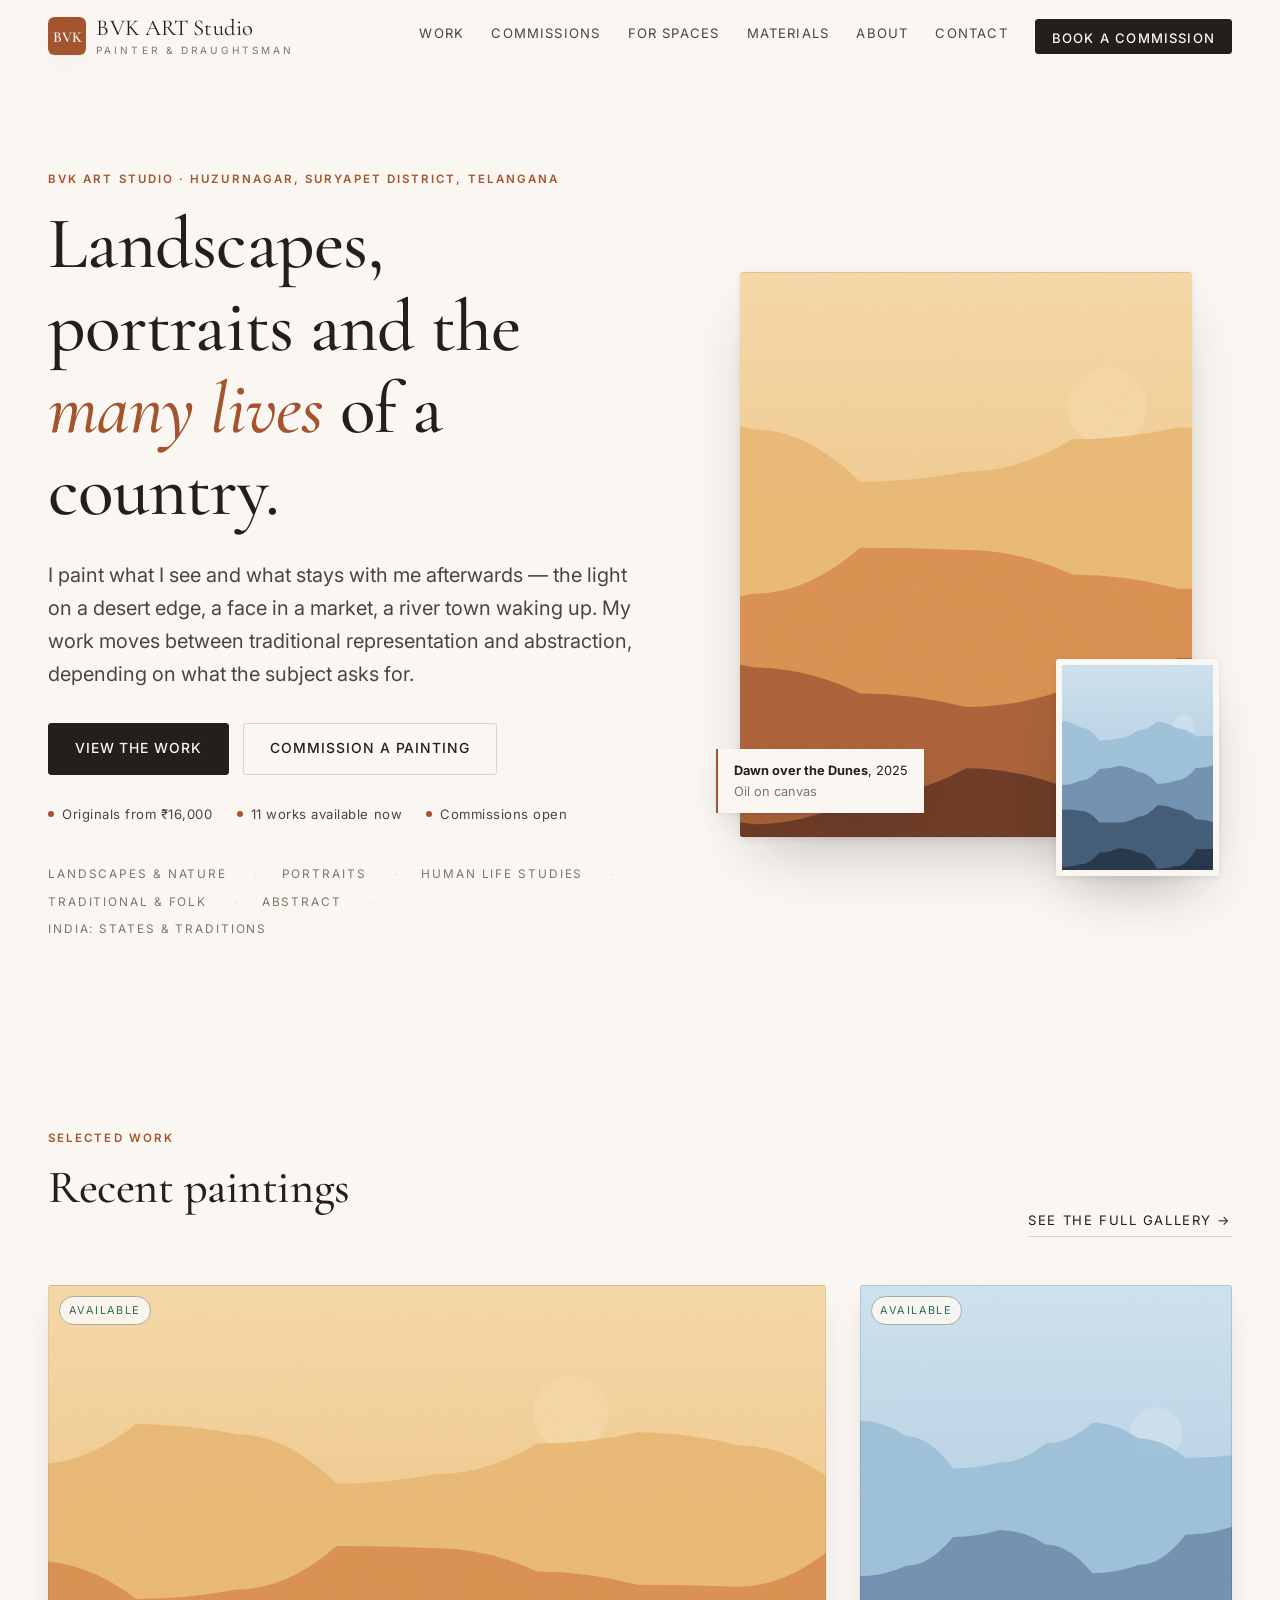
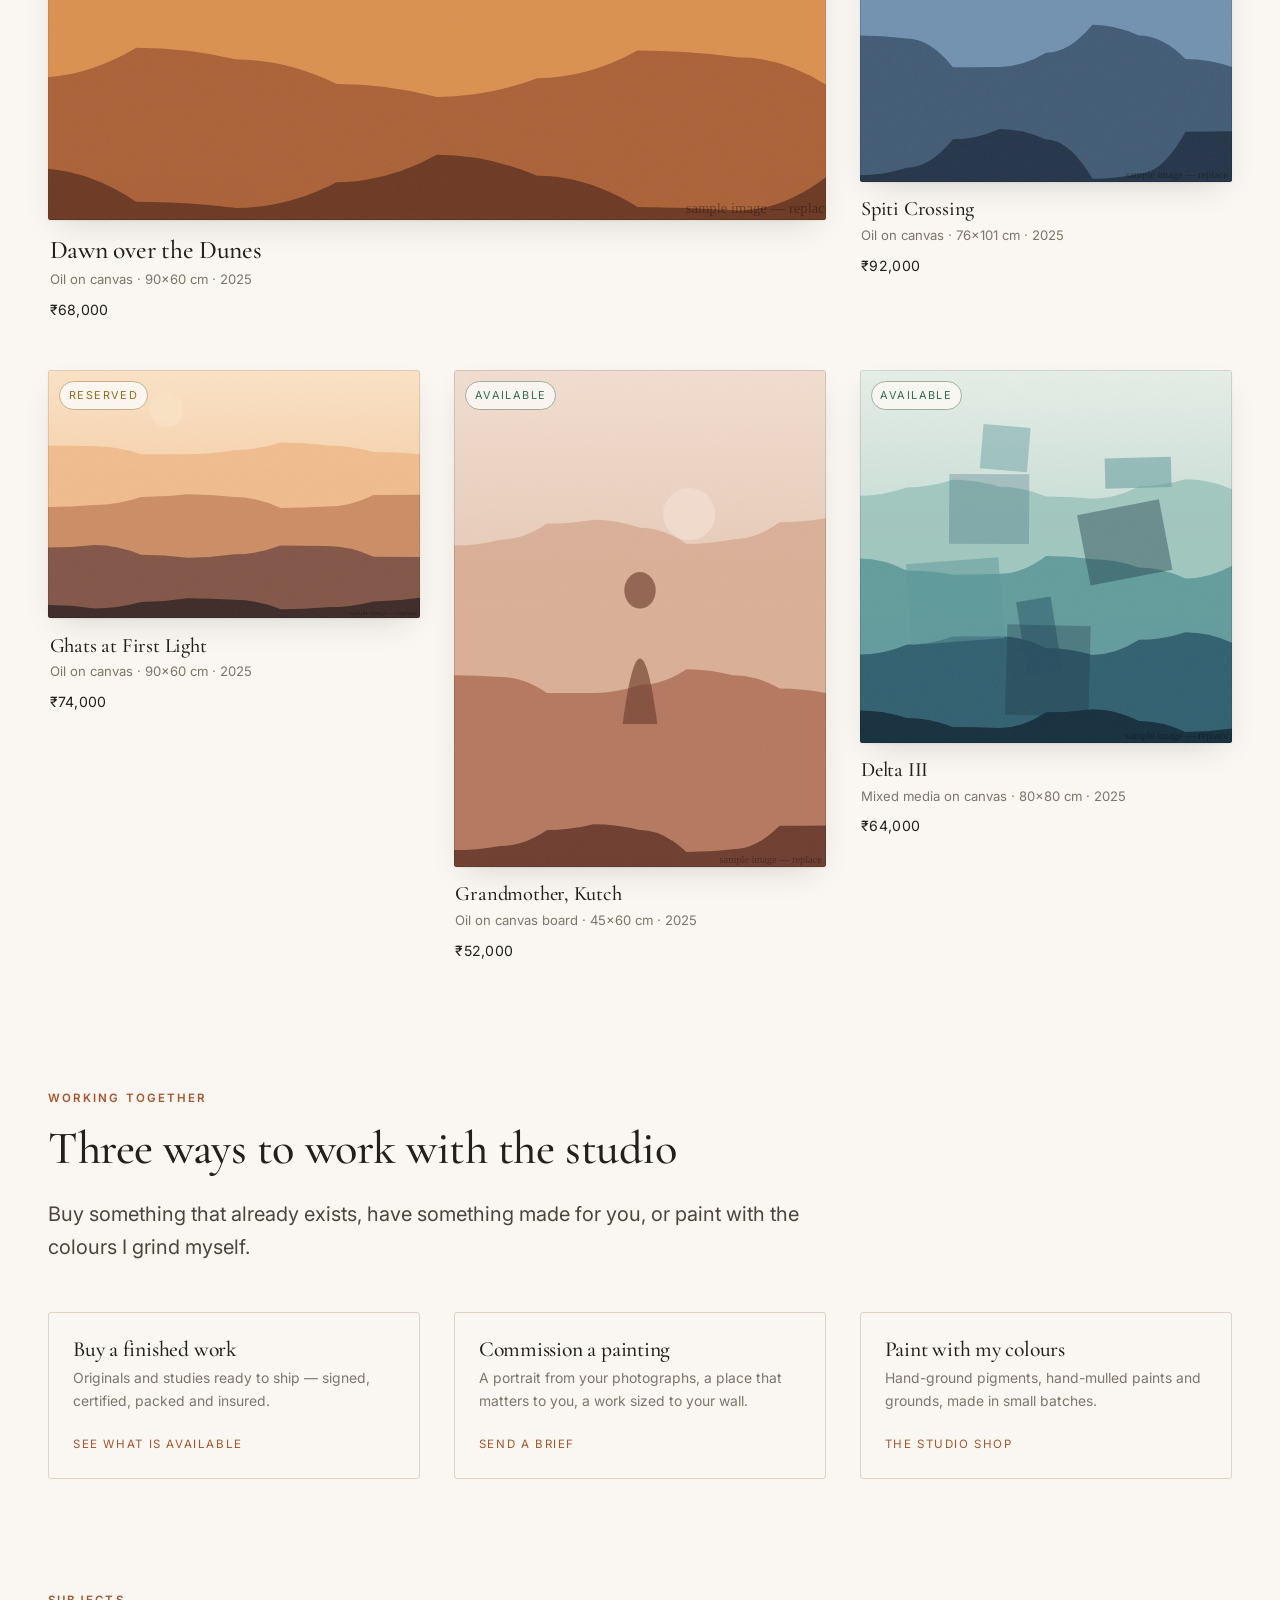
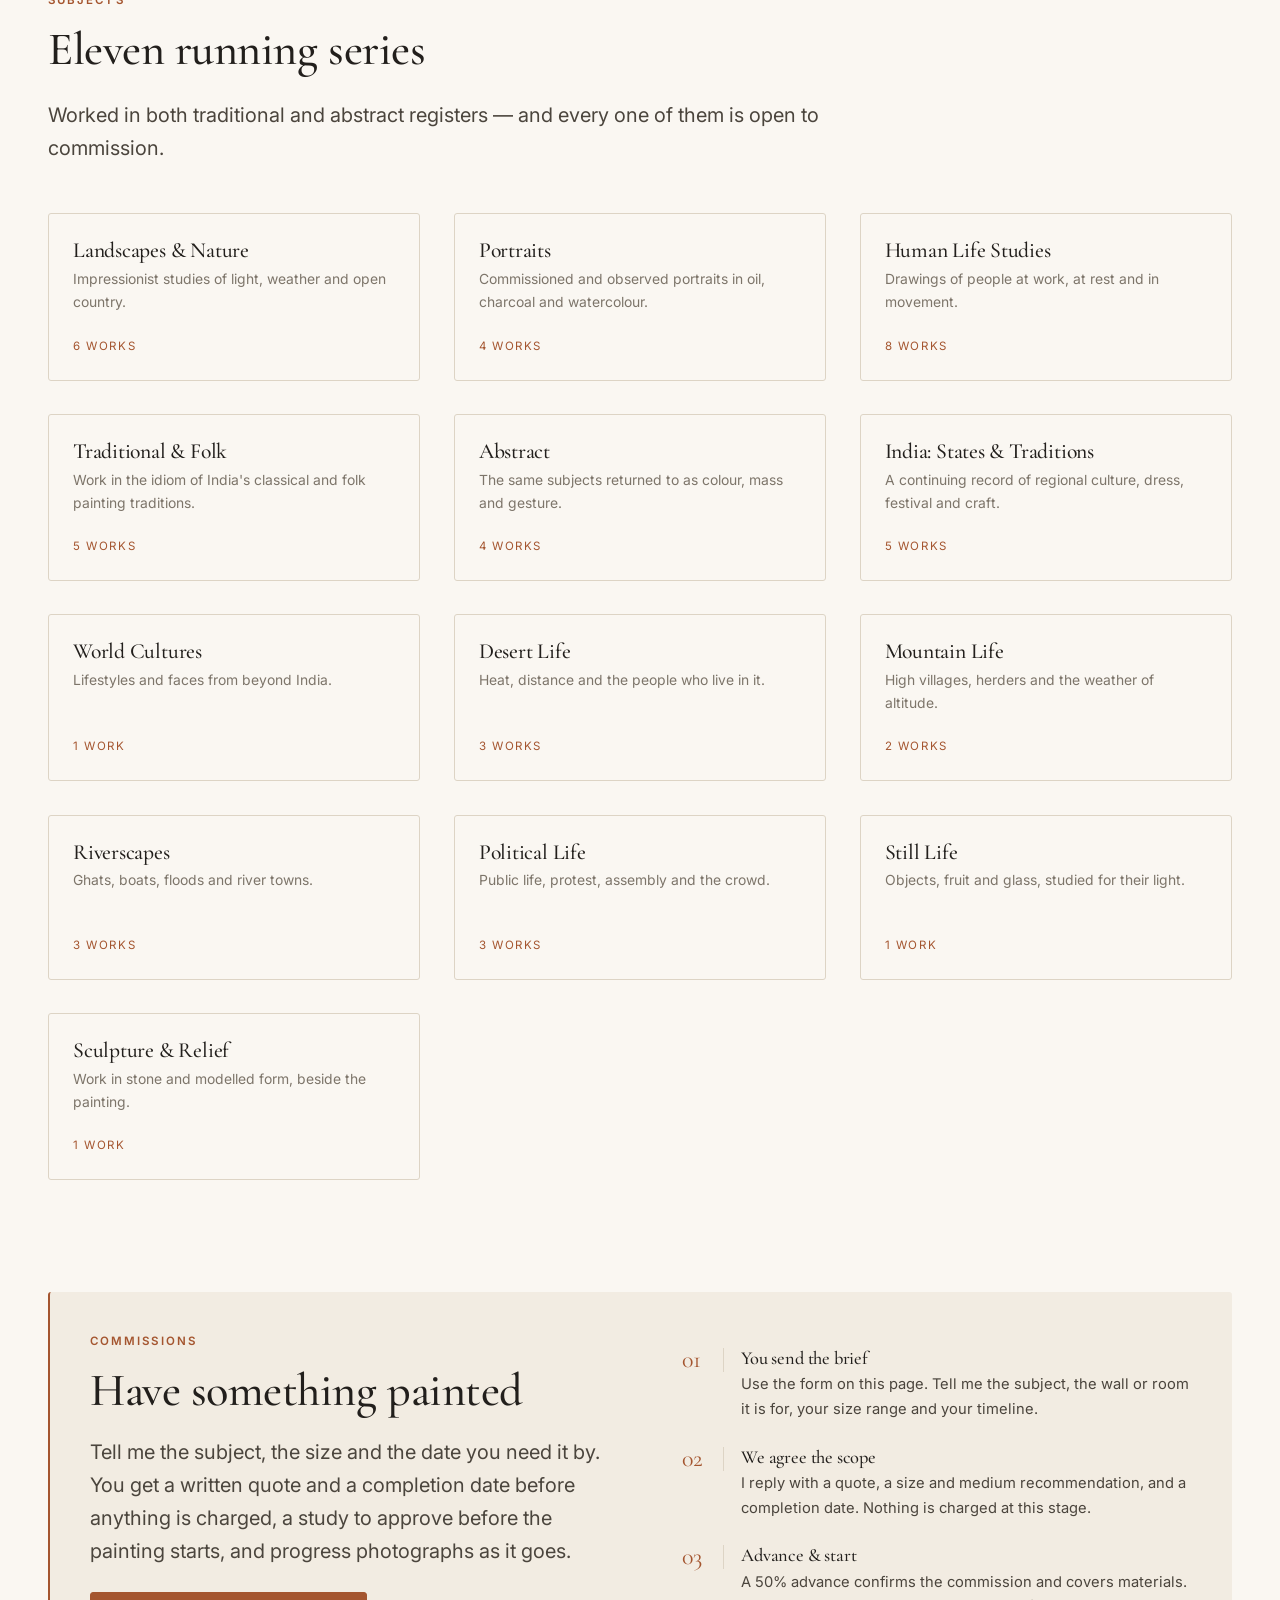
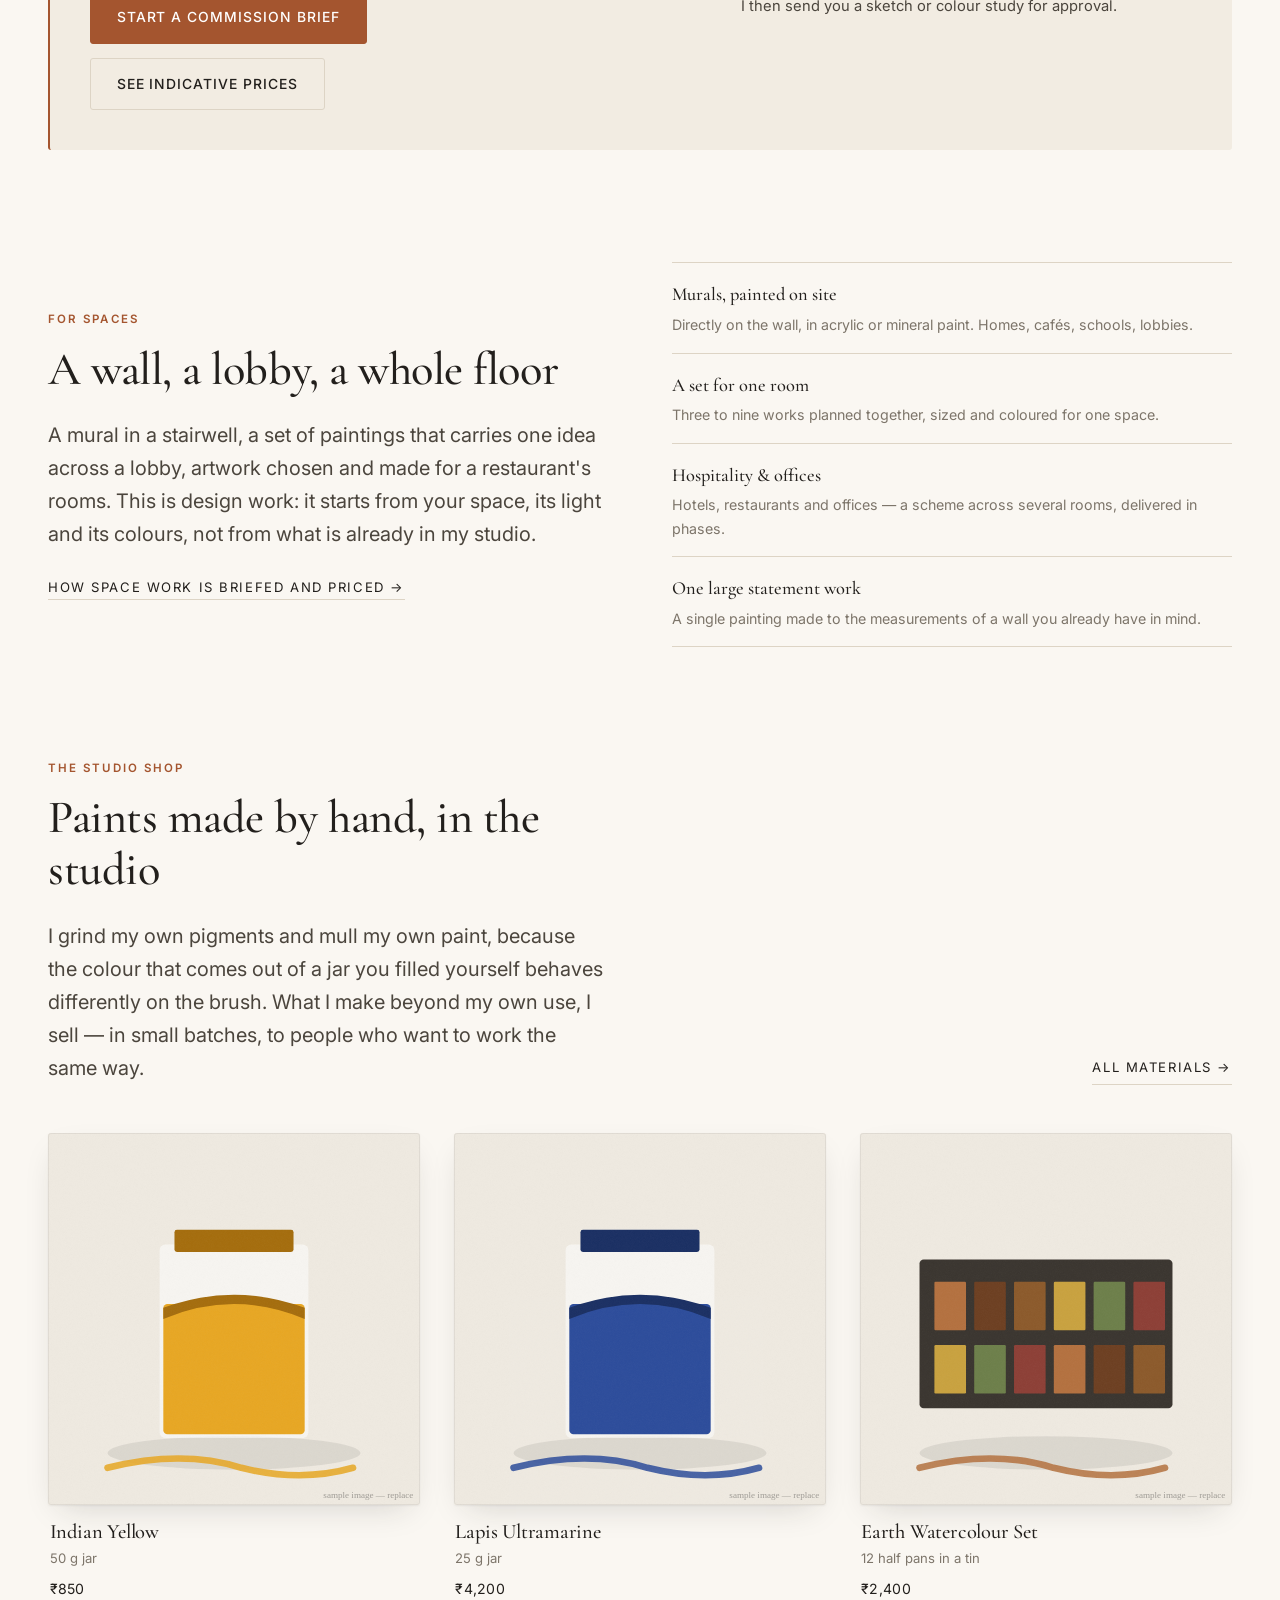
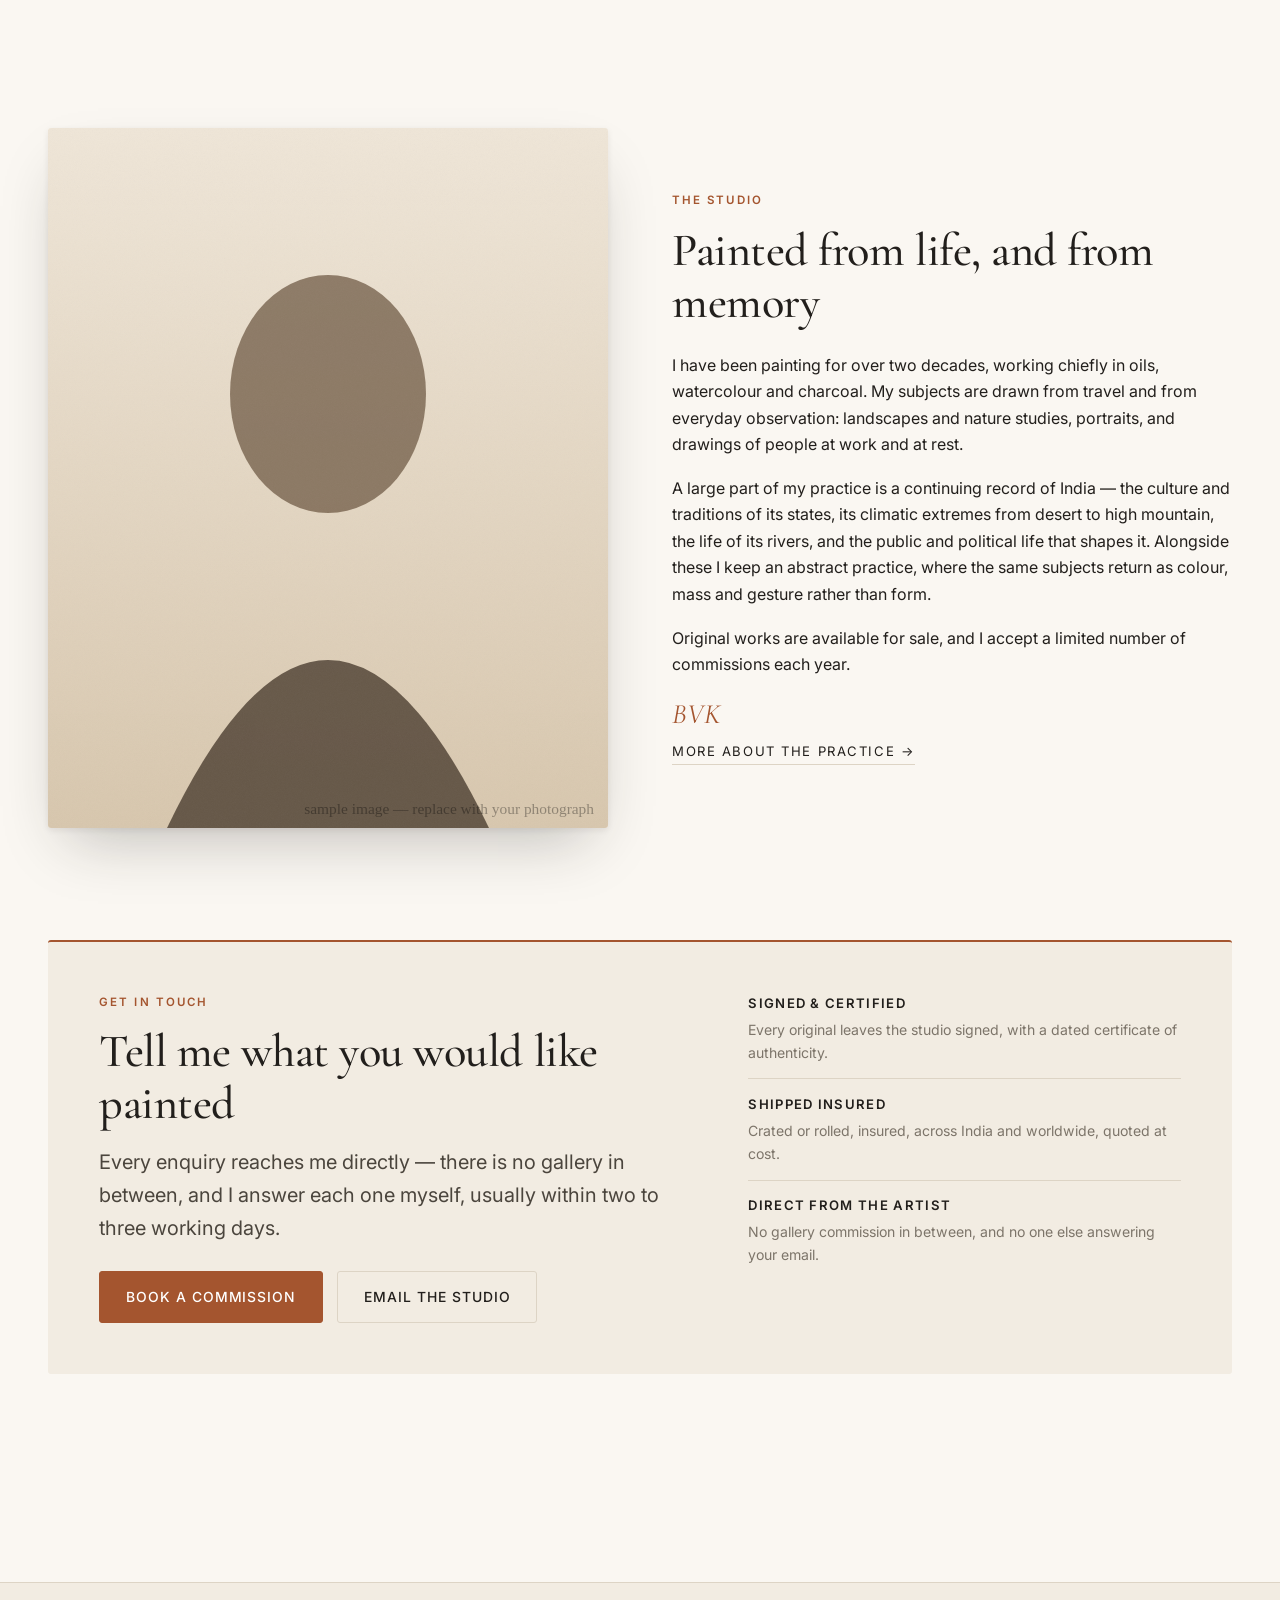
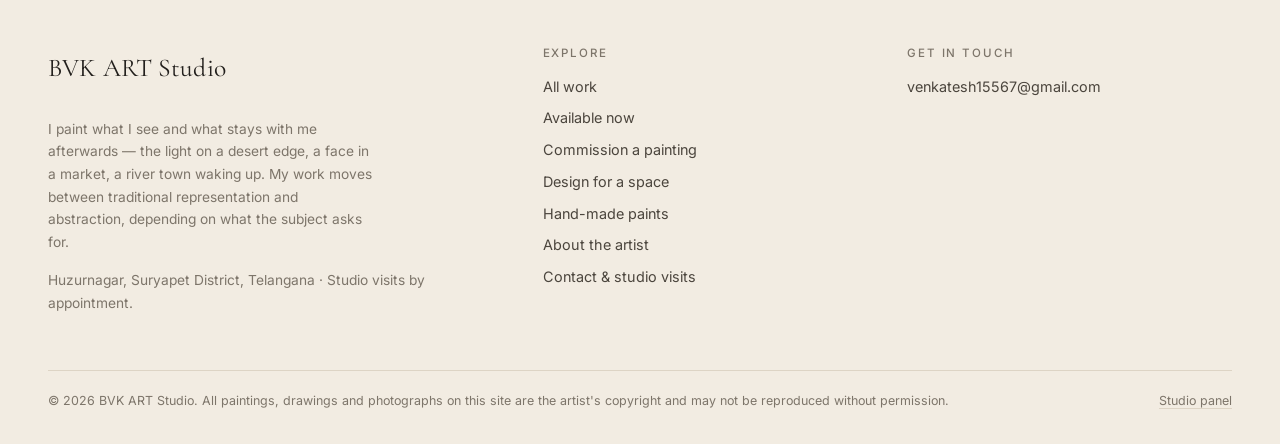
<file: site/index.html>
<!doctype html>
<html lang="en">
<head>
  <meta charset="utf-8">
  <meta name="viewport" content="width=device-width, initial-scale=1">
  <title>BVK ART Studio — original paintings, commissions and hand-made colours</title>
  <meta name="description" content="Original oil, watercolour and charcoal work: landscapes and nature, portraits, human life studies, India's regional cultures, deserts, mountains, rivers and public life. Works for sale and commissions accepted.">
  <meta property="og:title" content="BVK ART Studio — original paintings, commissions and hand-made colours">
  <meta property="og:description" content="Original oil, watercolour and charcoal work: landscapes and nature, portraits, human life studies, India's regional cultures, deserts, mountains, rivers and public life. Works for sale and commissions accepted.">
  <meta property="og:type" content="website">
  <meta property="og:site_name" content="BVK ART Studio">
  <link rel="icon" href="data:image/svg+xml,%3Csvg xmlns='http://www.w3.org/2000/svg' viewBox='0 0 32 32'%3E%3Crect width='32' height='32' rx='5' fill='%23a4552f'/%3E%3Ctext x='16' y='21' text-anchor='middle' font-family='Georgia,serif' font-size='12.5' font-weight='700' fill='%23faf7f2'%3EBVK%3C/text%3E%3C/svg%3E">
  <link rel="preconnect" href="https://fonts.googleapis.com">
  <link rel="preconnect" href="https://fonts.gstatic.com" crossorigin>
  <link href="https://fonts.googleapis.com/css2?family=Cormorant+Garamond:ital,wght@0,400;0,500;0,600;1,400&family=Inter:wght@400;500;600&display=swap" rel="stylesheet">
  <link rel="stylesheet" href="assets/css/style.css">
<script type="application/ld+json">
{
  "@context": "https://schema.org",
  "@type": "ArtGallery",
  "name": "BVK ART Studio",
  "description": "Original paintings and drawings by Venkatesham — landscapes, portraits, human life studies, India's regional cultures, deserts, mountains, rivers and public life. Commissions, design work for spaces, and hand-made paints.",
  "founder": { "@type": "Person", "name": "Venkatesham", "jobTitle": "Painter" },
  "makesOffer": [
    { "@type": "Offer", "itemOffered": { "@type": "Service", "name": "Original paintings and drawings" } },
    { "@type": "Offer", "itemOffered": { "@type": "Service", "name": "Commissioned paintings and portraits" } },
    { "@type": "Offer", "itemOffered": { "@type": "Service", "name": "Murals and painting schemes for spaces" } },
    { "@type": "Offer", "itemOffered": { "@type": "Service", "name": "Hand-made pigments and paints" } }
  ]
}
</script>
</head>
<body>
<a class="visually-hidden" href="#main">Skip to content</a>

<header class="site-header">
  <div class="wrap site-header__inner">
    <a class="brand" href="index.html" aria-label="BVK ART Studio — home">
      <svg class="brand__mark" viewBox="0 0 40 40" width="38" height="38" aria-hidden="true" focusable="false">
        <rect width="40" height="40" rx="6" fill="var(--accent)"></rect>
        <text x="20" y="26" text-anchor="middle" font-family="Cormorant Garamond, Georgia, serif"
              font-size="16" font-weight="600" fill="var(--paper)">BVK</text>
      </svg>
      <span class="brand__text">
        <span class="brand__name" data-site="artist.studio">BVK ART Studio</span>
        <span class="brand__role" data-site="artist.role">Painter &amp; Draughtsman</span>
      </span>
    </a>
    <button class="nav-toggle" aria-expanded="false" aria-controls="nav" aria-label="Menu">
      <span></span><span></span><span></span>
    </button>
    <nav class="nav" id="nav" aria-label="Main">
      <a href="gallery.html">Work</a>
      <a href="commission.html">Commissions</a>
      <a href="spaces.html">For Spaces</a>
      <a href="shop.html">Materials</a>
      <a href="about.html">About</a>
      <a href="contact.html">Contact</a>
      <a class="btn btn--sm" href="commission.html">Book a Commission</a>
    </nav>
  </div>
</header>

<main id="main">

<section class="hero">
  <div class="wrap hero__grid">
    <div>
      <span class="eyebrow">BVK ART Studio · <span data-site="artist.location">City, India</span></span>
      <h1>Landscapes, portraits and the <em>many lives</em> of a country.</h1>
      <p class="lede" data-site="artist.shortBio">
        I paint what I see and what stays with me afterwards.
      </p>
      <div class="hero__actions">
        <a class="btn" href="gallery.html">View the work</a>
        <a class="btn btn--ghost" href="commission.html">Commission a painting</a>
      </div>
      <ul class="facts" id="hero-facts"></ul>
      <div class="hero__marquee" id="hero-themes"></div>
    </div>

    <figure class="hero__figure hero__stack" id="hero-figure">
      <img class="hero__stack-main" src="images/works/ghats-at-first-light.svg" alt="Featured painting">
      <img class="hero__stack-inset" src="images/works/grandmother-kutch.svg" alt="" aria-hidden="true">
      <figcaption class="hero__caption"></figcaption>
    </figure>
  </div>
</section>

<section class="section" id="work">
  <div class="wrap">
    <div class="section-head head-row reveal">
      <div>
        <span class="eyebrow">Selected work</span>
        <h2>Recent paintings</h2>
      </div>
      <a class="link-arrow" href="gallery.html">See the full gallery</a>
    </div>
    <div class="grid grid--3 grid--feature" id="featured-grid"></div>
  </div>
</section>

<section class="section" id="ways">
  <div class="wrap">
    <div class="section-head reveal">
      <span class="eyebrow">Working together</span>
      <h2>Three ways to work with the studio</h2>
      <p class="lede">Buy something that already exists, have something made for you, or paint
        with the colours I grind myself.</p>
    </div>
    <div class="grid grid--3">
      <a class="theme-card reveal" href="gallery.html?status=available">
        <div><h3 class="theme-card__name">Buy a finished work</h3>
        <p class="theme-card__blurb">Originals and studies ready to ship — signed, certified, packed and insured.</p></div>
        <span class="theme-card__count">See what is available</span></a>
      <a class="theme-card reveal" href="commission.html">
        <div><h3 class="theme-card__name">Commission a painting</h3>
        <p class="theme-card__blurb">A portrait from your photographs, a place that matters to you, a work sized to your wall.</p></div>
        <span class="theme-card__count">Send a brief</span></a>
      <a class="theme-card reveal" href="shop.html">
        <div><h3 class="theme-card__name">Paint with my colours</h3>
        <p class="theme-card__blurb">Hand-ground pigments, hand-mulled paints and grounds, made in small batches.</p></div>
        <span class="theme-card__count">The studio shop</span></a>
    </div>
  </div>
</section>

<section class="section" id="subjects">
  <div class="wrap">
    <div class="section-head reveal">
      <span class="eyebrow">Subjects</span>
      <h2>Eleven running series</h2>
      <p class="lede">Worked in both traditional and abstract registers — and every one of them
        is open to commission.</p>
    </div>
    <div class="grid grid--3" id="theme-grid"></div>
  </div>
</section>

<section class="section" id="commission">
  <div class="wrap">
    <div class="panel panel--edge reveal">
      <div class="head-row" style="align-items:flex-start">
        <div style="max-width:52ch">
          <span class="eyebrow">Commissions</span>
          <h2 style="margin-bottom:.4em">Have something painted</h2>
          <p class="lede">Tell me the subject, the size and the date you need it by. You get a written
            quote and a completion date before anything is charged, a study to approve before the
            painting starts, and progress photographs as it goes.</p>
          <div class="hero__actions" style="margin-top:1.5rem">
            <a class="btn btn--accent" href="commission.html">Start a commission brief</a>
            <a class="btn btn--ghost" href="commission.html#pricing">See indicative prices</a>
          </div>
        </div>
        <ol class="steps" style="flex:1;min-width:min(340px,100%)" id="home-steps"></ol>
      </div>
    </div>
  </div>
</section>

<section class="section" id="spaces">
  <div class="wrap">
    <div class="grid grid--2 reveal" style="gap:clamp(2rem,5vw,4rem);align-items:center">
      <div>
        <span class="eyebrow">For spaces</span>
        <h2>A wall, a lobby, a whole floor</h2>
        <p class="lede" id="spaces-intro">Murals and painting schemes designed from your room —
          its light, its colours, the way people move through it — rather than from what is
          already in my studio.</p>
        <a class="link-arrow" href="spaces.html">How space work is briefed and priced</a>
      </div>
      <ul class="ticks" id="space-list"></ul>
    </div>
  </div>
</section>

<section class="section" id="materials">
  <div class="wrap">
    <div class="section-head head-row reveal">
      <div style="max-width:56ch">
        <span class="eyebrow">The studio shop</span>
        <h2 data-site="shop.heading">Paints made by hand, in the studio</h2>
        <p class="lede" data-site="shop.intro">Hand-ground pigments and hand-mulled paint, in small batches.</p>
      </div>
      <a class="link-arrow" href="shop.html">All materials</a>
    </div>
    <div class="grid grid--3" id="materials-strip"></div>
  </div>
</section>

<section class="section" id="voices" hidden>
  <div class="wrap">
    <div class="section-head reveal"><span class="eyebrow">In their words</span><h2>What clients say</h2></div>
    <div class="grid grid--2" id="testimonials"></div>
  </div>
</section>

<section class="section" id="about">
  <div class="wrap">
    <div class="grid grid--2 reveal" style="align-items:center;gap:clamp(2rem,5vw,4rem)">
      <img src="images/ui/artist.svg" alt="The artist in the studio"
           style="border-radius:3px;box-shadow:var(--shadow-lift);aspect-ratio:4/5;object-fit:cover;width:100%"
           data-site-attr="src:artist.portrait|">
      <div>
        <span class="eyebrow">The studio</span>
        <h2>Painted from life, and from memory</h2>
        <div data-site-html="artist.longBio"><p>Bio.</p></div>
        <p class="signature" data-site="artist.name">Venkatesham</p>
        <a class="link-arrow" href="about.html">More about the practice</a>
      </div>
    </div>
  </div>
</section>

<section class="section" id="contact">
  <div class="wrap">
    <div class="closing reveal">
      <div>
        <span class="eyebrow">Get in touch</span>
        <h2 style="margin-bottom:.35em">Tell me what you would like painted</h2>
        <p class="lede" style="margin-bottom:1.6rem">Every enquiry reaches me directly — there is no
          gallery in between, and I answer each one myself, usually within two to three working days.</p>
        <div class="hero__actions" style="margin-top:0">
          <a class="btn btn--accent" href="commission.html">Book a commission</a>
          <a class="btn btn--ghost" data-site-attr="href:contact.email|mailto:" href="mailto:">Email the studio</a>
          <a class="btn btn--ghost" data-site-attr="href:contact.whatsapp|https://wa.me/" href="#">WhatsApp</a>
        </div>
      </div>
      <ul class="assurances">
        <li><strong>Signed &amp; certified</strong><span>Every original leaves the studio signed, with a dated certificate of authenticity.</span></li>
        <li><strong>Shipped insured</strong><span>Crated or rolled, insured, across India and worldwide, quoted at cost.</span></li>
        <li><strong>Direct from the artist</strong><span>No gallery commission in between, and no one else answering your email.</span></li>
      </ul>
    </div>
  </div>
</section>
</main>

<footer class="site-footer">
  <div class="wrap">
    <div class="footer__grid">
      <div>
        <p class="brand__name serif" style="font-size:1.6rem" data-site="artist.studio">BVK ART Studio</p>
        <p class="small muted" style="max-width:36ch" data-site="artist.shortBio">Painter.</p>
        <p class="small muted"><span data-site="artist.location">City, India</span> · <span data-site="artist.studioNote">Studio visits by appointment.</span></p>
      </div>
      <div>
        <h4>Explore</h4>
        <ul class="footer__links">
          <li><a href="gallery.html">All work</a></li>
          <li><a href="gallery.html?status=available">Available now</a></li>
          <li><a href="commission.html">Commission a painting</a></li>
          <li><a href="spaces.html">Design for a space</a></li>
          <li><a href="shop.html">Hand-made paints</a></li>
          <li><a href="about.html">About the artist</a></li>
          <li><a href="contact.html">Contact &amp; studio visits</a></li>
        </ul>
      </div>
      <div>
        <h4>Get in touch</h4>
        <ul class="footer__links">
          <li><a data-site-attr="href:contact.email|mailto:" data-site-fill href="mailto:you@example.com">you@example.com</a></li>
          <li><a data-site-attr="href:contact.phone|tel:" data-site-fill href="tel:">Phone</a></li>
          <li><a data-site-attr="href:contact.whatsapp|https://wa.me/" href="#">WhatsApp</a></li>
          <li><a data-site-attr="href:contact.instagram|" href="#">Instagram</a></li>
        </ul>
      </div>
    </div>
    <div class="footer__bottom">
      <span>© <span id="year">2026</span> <span id="copyline">BVK ART Studio</span>. All paintings, drawings and photographs on this site are the artist's copyright and may not be reproduced without permission.</span>
      <span><a href="admin.html">Studio panel</a></span>
    </div>
  </div>
</footer>

<script src="data/site.js"></script>
<script src="data/artworks.js"></script>
<script src="data/products.js"></script>
<script src="assets/js/app.js"></script>

<script>
(function () {
  var S = window.Studio;
  /* the front page is the shop window: only works with a photograph belong on it */
  var works = S.works().filter(function (w) { return w.image; });

  /* ---- hero: the newest featured work, with a second work stacked behind -- */
  var featured = works.filter(function (w) { return w.featured; });
  var hero = featured[0] || works[0];
  var second = featured.filter(function (w) { return w !== hero; })[0] || works[1];
  if (hero) {
    var fig = document.getElementById("hero-figure");
    var main = fig.querySelector(".hero__stack-main");
    main.src = hero.image;
    main.alt = hero.title + " — " + hero.medium;
    if (second) fig.querySelector(".hero__stack-inset").src = second.image;
    fig.querySelector("figcaption").innerHTML =
      "<strong>" + S.esc(hero.title) + "</strong>, " + S.esc(hero.year) + "<br>" +
      '<span class="muted">' + S.esc(hero.medium) + "</span>";
    main.style.cursor = "zoom-in";
    main.addEventListener("click", function () { S.lightbox(hero.image, hero.title + " — " + hero.medium); });
  }

  /* ---- three facts, taken from the real data rather than written by hand -- */
  var forSale = works.filter(function (w) { return w.status === "available" && w.price; });
  var cheapest = forSale.length ? Math.min.apply(null, forSale.map(function (w) { return w.price; })) : null;
  var facts = [];
  if (cheapest) facts.push("Originals from " + S.money(cheapest));
  facts.push(forSale.length + " works available now");
  facts.push("Commissions open");
  document.getElementById("hero-facts").innerHTML =
    facts.map(function (f) { return "<li>" + S.esc(f) + "</li>"; }).join("");

  document.getElementById("hero-themes").innerHTML =
    (S.site.themes || []).slice(0, 6).map(function (t) { return "<span>" + S.esc(t.name) + "</span>"; }).join("");

  /* ---- selected work: the first card runs wide ---------------------------- */
  var pick = (featured.length ? featured : works).slice(0, 5);
  S.renderCards(document.getElementById("featured-grid"), pick);

  /* ---- the eleven series, with live counts -------------------------------- */
  document.getElementById("theme-grid").innerHTML = (S.site.themes || []).map(function (t) {
    var n = S.countByTheme(t.id);
    return '<a class="theme-card reveal" href="gallery.html?theme=' + encodeURIComponent(t.id) + '">' +
      '<div><h3 class="theme-card__name">' + S.esc(t.name) + "</h3>" +
      '<p class="theme-card__blurb">' + S.esc(t.blurb) + "</p></div>" +
      '<span class="theme-card__count">' + (n ? n + (n === 1 ? " work" : " works") : "Open to commission") + "</span></a>";
  }).join("");

  document.getElementById("home-steps").innerHTML =
    (S.site.commissionSteps || []).slice(0, 3).map(function (s) {
      return '<li class="step"><div><h3>' + S.esc(s.title) + "</h3><p>" + S.esc(s.text) + "</p></div></li>";
    }).join("");

  /* ---- for spaces --------------------------------------------------------- */
  var sp = S.site.spaces || {};
  if (sp.show === false) {
    document.getElementById("spaces").hidden = true;
  } else {
    if (sp.intro) document.getElementById("spaces-intro").textContent = sp.intro;
    document.getElementById("space-list").innerHTML = (sp.types || []).map(function (t) {
      return "<li><strong>" + S.esc(t.name) + "</strong><span>" + S.esc(t.blurb) + "</span></li>";
    }).join("");
  }

  /* ---- the studio shop ---------------------------------------------------- */
  var shop = S.site.shop || {};
  var products = (window.PRODUCTS || []).filter(function (p) { return p.featured; });
  if (!products.length) products = (window.PRODUCTS || []).slice(0, 3);
  if (shop.show === false || !products.length) {
    document.getElementById("materials").hidden = true;
  } else {
    document.getElementById("materials-strip").innerHTML = products.slice(0, 3).map(function (p) {
      return '<a class="card reveal" href="shop.html#p-' + encodeURIComponent(p.id) + '">' +
        '<div class="card__frame"><img src="' + S.esc(p.image) + '" alt="' + S.esc(p.name) +
          '" loading="lazy" style="aspect-ratio:1/1;object-fit:cover"></div>' +
        '<div class="card__body"><h3 class="card__title">' + S.esc(p.name) + "</h3>" +
        '<p class="card__meta">' + S.esc(p.unit || "") + "</p>" +
        '<p class="card__price">' + S.money(p.price) + "</p></div></a>";
    }).join("");
  }

  /* ---- testimonials appear only once real ones are added to site.js ------- */
  var voices = S.site.testimonials || [];
  if (voices.length) {
    document.getElementById("voices").hidden = false;
    document.getElementById("testimonials").innerHTML = voices.map(function (v) {
      return '<figure class="voice reveal"><blockquote>' + S.esc(v.quote) + "</blockquote>" +
        "<figcaption>" + S.esc(v.who) + (v.where ? ' <span class="muted">· ' + S.esc(v.where) + "</span>" : "") +
        "</figcaption></figure>";
    }).join("");
  }

  S.reveal(document);
})();
</script>

</body>
</html>
</file>
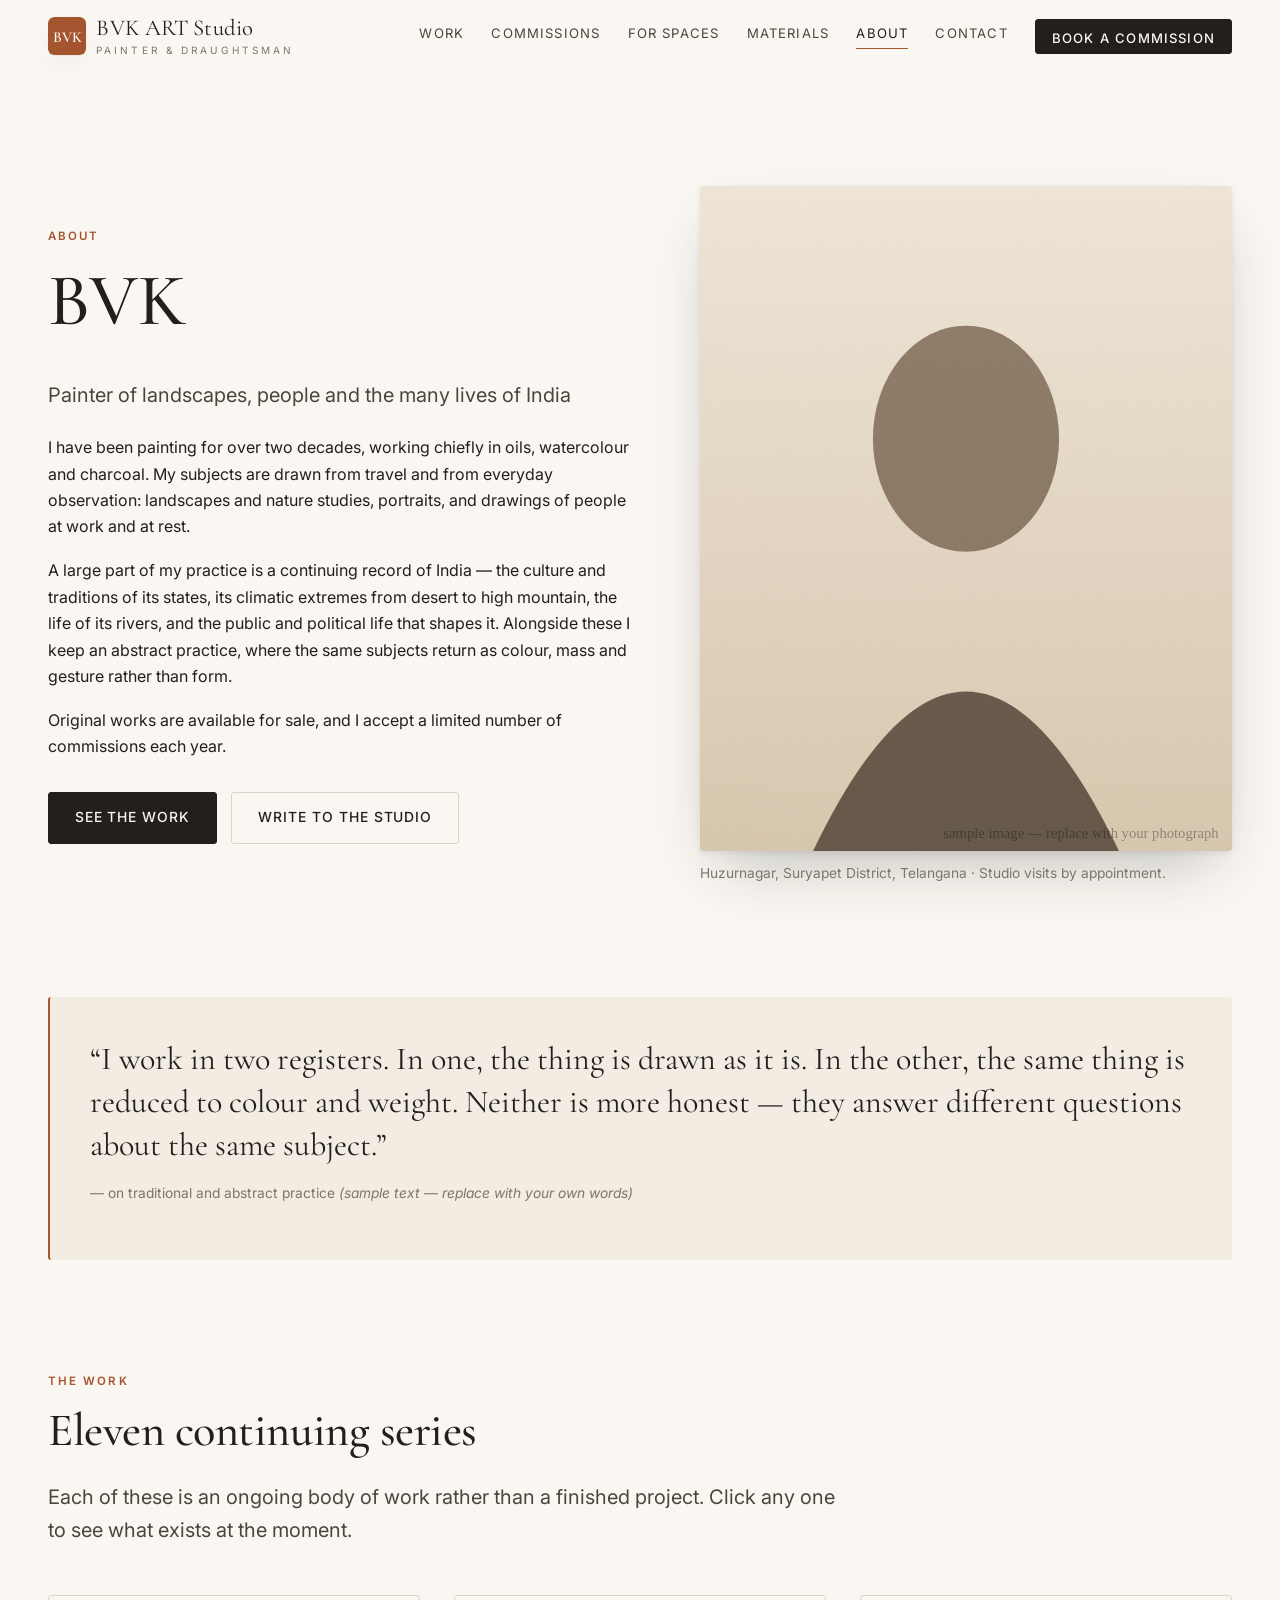
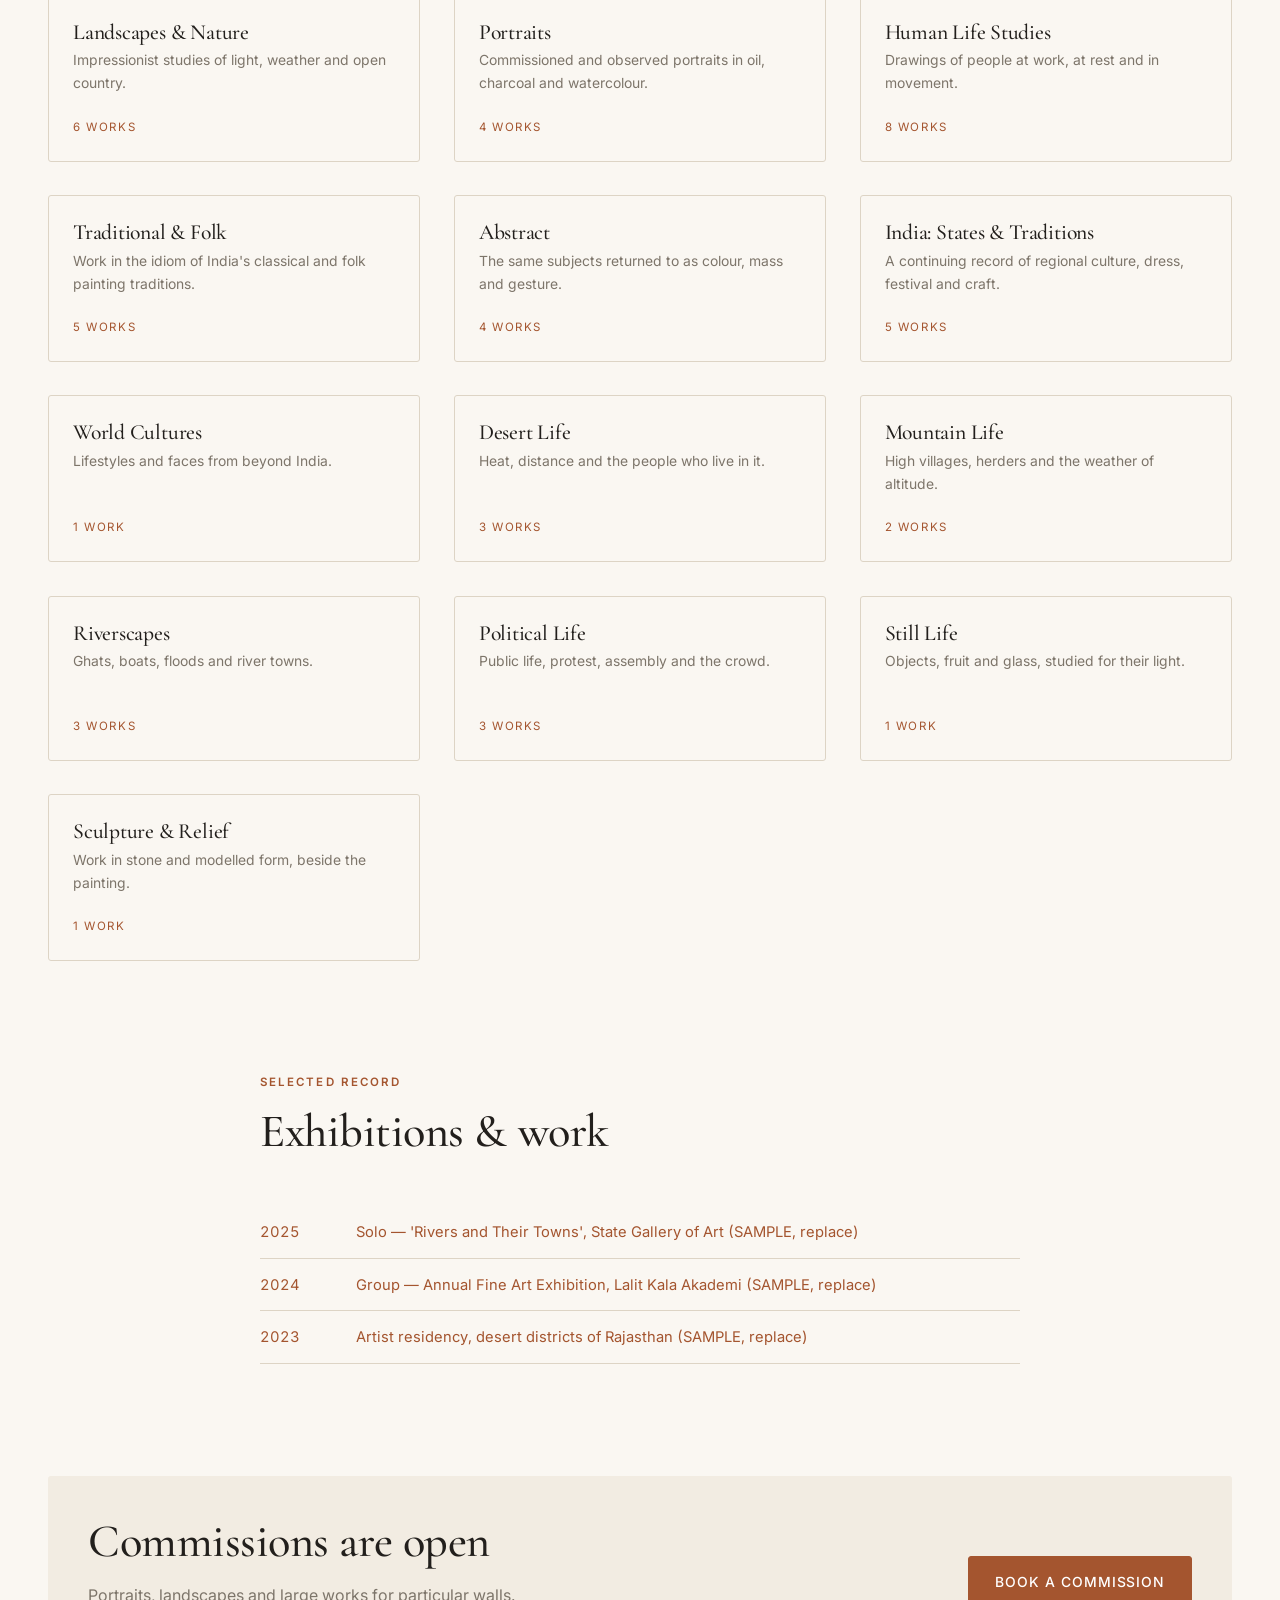
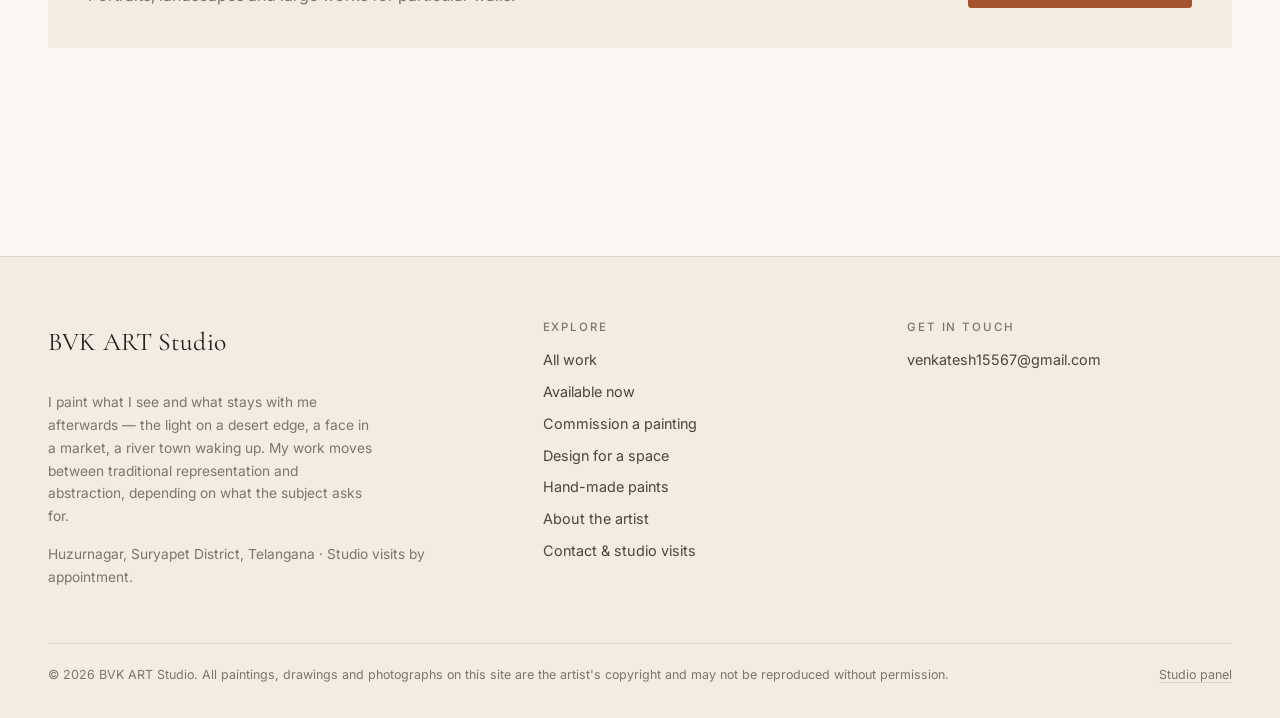
<file: site/about.html>
<!doctype html>
<html lang="en">
<head>
  <meta charset="utf-8">
  <meta name="viewport" content="width=device-width, initial-scale=1">
  <title>About the artist — BVK ART Studio</title>
  <meta name="description" content="The artist's practice: traditional and abstract approaches to landscape, portraiture, human life studies and the cultures, climates and public life of India and the world.">
  <meta property="og:title" content="About the artist — BVK ART Studio">
  <meta property="og:description" content="The artist's practice: traditional and abstract approaches to landscape, portraiture, human life studies and the cultures, climates and public life of India and the world.">
  <meta property="og:type" content="website">
  <meta property="og:site_name" content="BVK ART Studio">
  <link rel="icon" href="data:image/svg+xml,%3Csvg xmlns='http://www.w3.org/2000/svg' viewBox='0 0 32 32'%3E%3Crect width='32' height='32' rx='5' fill='%23a4552f'/%3E%3Ctext x='16' y='21' text-anchor='middle' font-family='Georgia,serif' font-size='12.5' font-weight='700' fill='%23faf7f2'%3EBVK%3C/text%3E%3C/svg%3E">
  <link rel="preconnect" href="https://fonts.googleapis.com">
  <link rel="preconnect" href="https://fonts.gstatic.com" crossorigin>
  <link href="https://fonts.googleapis.com/css2?family=Cormorant+Garamond:ital,wght@0,400;0,500;0,600;1,400&family=Inter:wght@400;500;600&display=swap" rel="stylesheet">
  <link rel="stylesheet" href="assets/css/style.css">
</head>
<body>
<a class="visually-hidden" href="#main">Skip to content</a>

<header class="site-header">
  <div class="wrap site-header__inner">
    <a class="brand" href="index.html" aria-label="BVK ART Studio — home">
      <svg class="brand__mark" viewBox="0 0 40 40" width="38" height="38" aria-hidden="true" focusable="false">
        <rect width="40" height="40" rx="6" fill="var(--accent)"></rect>
        <text x="20" y="26" text-anchor="middle" font-family="Cormorant Garamond, Georgia, serif"
              font-size="16" font-weight="600" fill="var(--paper)">BVK</text>
      </svg>
      <span class="brand__text">
        <span class="brand__name" data-site="artist.studio">BVK ART Studio</span>
        <span class="brand__role" data-site="artist.role">Painter &amp; Draughtsman</span>
      </span>
    </a>
    <button class="nav-toggle" aria-expanded="false" aria-controls="nav" aria-label="Menu">
      <span></span><span></span><span></span>
    </button>
    <nav class="nav" id="nav" aria-label="Main">
      <a href="gallery.html">Work</a>
      <a href="commission.html">Commissions</a>
      <a href="spaces.html">For Spaces</a>
      <a href="shop.html">Materials</a>
      <a href="about.html">About</a>
      <a href="contact.html">Contact</a>
      <a class="btn btn--sm" href="commission.html">Book a Commission</a>
    </nav>
  </div>
</header>

<main id="main">

<section class="section">
  <div class="wrap hero__grid" style="align-items:center">
    <div>
      <span class="eyebrow">About</span>
      <h1 data-site="artist.name">Your Name</h1>
      <p class="lede" data-site="artist.tagline">Painter.</p>
      <div data-site-html="artist.longBio"><p>Bio goes here.</p></div>
      <div class="hero__actions">
        <a class="btn" href="gallery.html">See the work</a>
        <a class="btn btn--ghost" href="contact.html">Write to the studio</a>
      </div>
    </div>
    <figure style="margin:0">
      <img src="images/ui/artist.svg" alt="The artist" data-site-attr="src:artist.portrait|"
           style="width:100%;aspect-ratio:4/5;object-fit:cover;border-radius:3px;box-shadow:var(--shadow-lift)">
      <figcaption class="small muted" style="margin-top:.7rem"><span data-site="artist.location">City, India</span> · <span data-site="artist.studioNote">Studio visits by appointment.</span></figcaption>
    </figure>
  </div>
</section>

<section class="section">
  <div class="wrap">
    <div class="panel panel--edge reveal">
      <p class="quote">“I work in two registers. In one, the thing is drawn as it is. In the other,
        the same thing is reduced to colour and weight. Neither is more honest — they answer
        different questions about the same subject.”</p>
      <p class="small muted" style="margin-top:1rem">— on traditional and abstract practice <em>(sample text — replace with your own words)</em></p>
    </div>
  </div>
</section>

<section class="section">
  <div class="wrap">
    <div class="section-head reveal"><span class="eyebrow">The work</span><h2>Eleven continuing series</h2>
      <p class="lede">Each of these is an ongoing body of work rather than a finished project.
        Click any one to see what exists at the moment.</p></div>
    <div class="grid grid--3" id="about-themes"></div>
  </div>
</section>

<section class="section" id="exhibitions-section">
  <div class="wrap-narrow">
    <div class="section-head reveal"><span class="eyebrow">Selected record</span><h2>Exhibitions &amp; work</h2></div>
    <ul class="timeline" id="exhibitions"></ul>
  </div>
</section>

<section class="section">
  <div class="wrap">
    <div class="panel head-row reveal">
      <div style="max-width:48ch"><h2 style="margin-bottom:.3em">Commissions are open</h2>
        <p class="muted" style="margin:0">Portraits, landscapes and large works for particular walls.</p></div>
      <a class="btn btn--accent" href="commission.html">Book a commission</a>
    </div>
  </div>
</section>
</main>

<footer class="site-footer">
  <div class="wrap">
    <div class="footer__grid">
      <div>
        <p class="brand__name serif" style="font-size:1.6rem" data-site="artist.studio">BVK ART Studio</p>
        <p class="small muted" style="max-width:36ch" data-site="artist.shortBio">Painter.</p>
        <p class="small muted"><span data-site="artist.location">City, India</span> · <span data-site="artist.studioNote">Studio visits by appointment.</span></p>
      </div>
      <div>
        <h4>Explore</h4>
        <ul class="footer__links">
          <li><a href="gallery.html">All work</a></li>
          <li><a href="gallery.html?status=available">Available now</a></li>
          <li><a href="commission.html">Commission a painting</a></li>
          <li><a href="spaces.html">Design for a space</a></li>
          <li><a href="shop.html">Hand-made paints</a></li>
          <li><a href="about.html">About the artist</a></li>
          <li><a href="contact.html">Contact &amp; studio visits</a></li>
        </ul>
      </div>
      <div>
        <h4>Get in touch</h4>
        <ul class="footer__links">
          <li><a data-site-attr="href:contact.email|mailto:" data-site-fill href="mailto:you@example.com">you@example.com</a></li>
          <li><a data-site-attr="href:contact.phone|tel:" data-site-fill href="tel:">Phone</a></li>
          <li><a data-site-attr="href:contact.whatsapp|https://wa.me/" href="#">WhatsApp</a></li>
          <li><a data-site-attr="href:contact.instagram|" href="#">Instagram</a></li>
        </ul>
      </div>
    </div>
    <div class="footer__bottom">
      <span>© <span id="year">2026</span> <span id="copyline">BVK ART Studio</span>. All paintings, drawings and photographs on this site are the artist's copyright and may not be reproduced without permission.</span>
      <span><a href="admin.html">Studio panel</a></span>
    </div>
  </div>
</footer>

<script src="data/site.js"></script>
<script src="data/artworks.js"></script>
<script src="assets/js/app.js"></script>

<script>
(function () {
  var S = window.Studio;
  document.getElementById("about-themes").innerHTML = (S.site.themes || []).map(function (t) {
    var n = S.countByTheme(t.id);
    return '<a class="theme-card reveal" href="gallery.html?theme=' + encodeURIComponent(t.id) + '">' +
      '<div><h3 class="theme-card__name">' + S.esc(t.name) + '</h3>' +
      '<p class="theme-card__blurb">' + S.esc(t.blurb) + '</p></div>' +
      '<span class="theme-card__count">' + (n ? n + (n === 1 ? ' work' : ' works') : 'Open to commission') + '</span></a>';
  }).join("");
  var ex = S.site.exhibitions || [];
  if (!ex.length) { document.getElementById("exhibitions-section").hidden = true; }
  else {
    document.getElementById("exhibitions").innerHTML = ex.map(function (e) {
      return "<li><span>" + S.esc(e.year) + "</span><span>" + S.esc(e.text) + "</span></li>";
    }).join("");
  }
  S.reveal(document);
})();
</script>

</body>
</html>
</file>
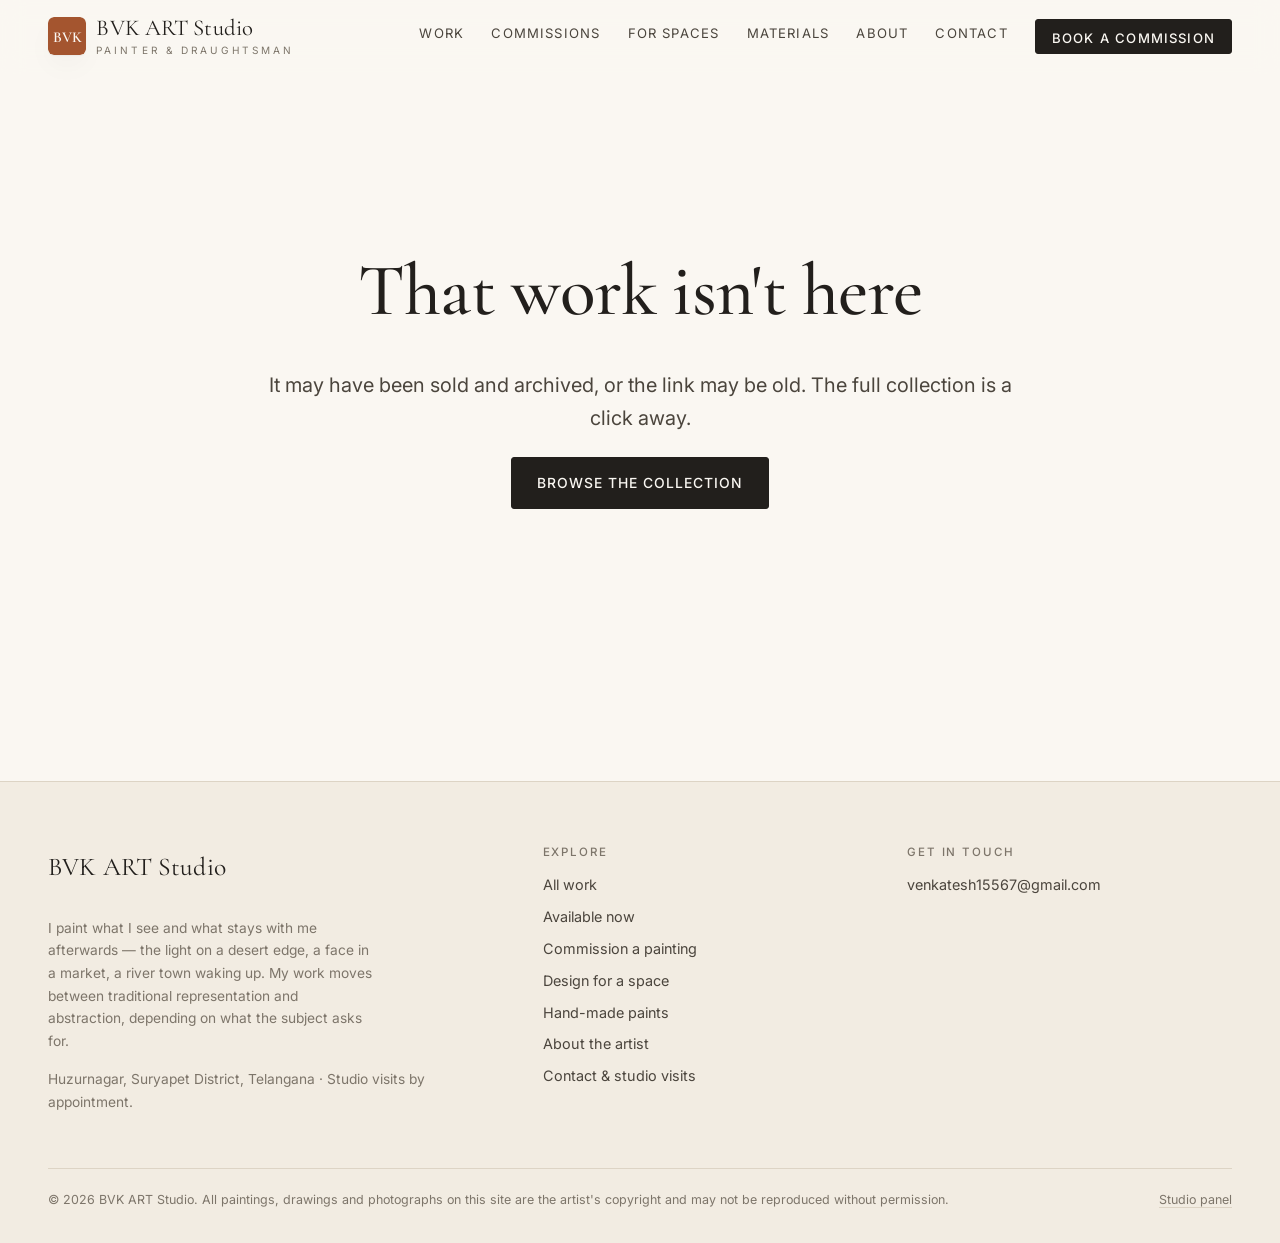
<file: site/artwork.html>
<!doctype html>
<html lang="en">
<head>
  <meta charset="utf-8">
  <meta name="viewport" content="width=device-width, initial-scale=1">
  <title>Artwork — BVK ART Studio</title>
  <meta name="description" content="Details, price and availability for a single original work, with a direct enquiry form to the artist.">
  <meta property="og:title" content="Artwork — BVK ART Studio">
  <meta property="og:description" content="Details, price and availability for a single original work, with a direct enquiry form to the artist.">
  <meta property="og:type" content="website">
  <meta property="og:site_name" content="BVK ART Studio">
  <link rel="icon" href="data:image/svg+xml,%3Csvg xmlns='http://www.w3.org/2000/svg' viewBox='0 0 32 32'%3E%3Crect width='32' height='32' rx='5' fill='%23a4552f'/%3E%3Ctext x='16' y='21' text-anchor='middle' font-family='Georgia,serif' font-size='12.5' font-weight='700' fill='%23faf7f2'%3EBVK%3C/text%3E%3C/svg%3E">
  <link rel="preconnect" href="https://fonts.googleapis.com">
  <link rel="preconnect" href="https://fonts.gstatic.com" crossorigin>
  <link href="https://fonts.googleapis.com/css2?family=Cormorant+Garamond:ital,wght@0,400;0,500;0,600;1,400&family=Inter:wght@400;500;600&display=swap" rel="stylesheet">
  <link rel="stylesheet" href="assets/css/style.css">
</head>
<body>
<a class="visually-hidden" href="#main">Skip to content</a>

<header class="site-header">
  <div class="wrap site-header__inner">
    <a class="brand" href="index.html" aria-label="BVK ART Studio — home">
      <svg class="brand__mark" viewBox="0 0 40 40" width="38" height="38" aria-hidden="true" focusable="false">
        <rect width="40" height="40" rx="6" fill="var(--accent)"></rect>
        <text x="20" y="26" text-anchor="middle" font-family="Cormorant Garamond, Georgia, serif"
              font-size="16" font-weight="600" fill="var(--paper)">BVK</text>
      </svg>
      <span class="brand__text">
        <span class="brand__name" data-site="artist.studio">BVK ART Studio</span>
        <span class="brand__role" data-site="artist.role">Painter &amp; Draughtsman</span>
      </span>
    </a>
    <button class="nav-toggle" aria-expanded="false" aria-controls="nav" aria-label="Menu">
      <span></span><span></span><span></span>
    </button>
    <nav class="nav" id="nav" aria-label="Main">
      <a href="gallery.html">Work</a>
      <a href="commission.html">Commissions</a>
      <a href="spaces.html">For Spaces</a>
      <a href="shop.html">Materials</a>
      <a href="about.html">About</a>
      <a href="contact.html">Contact</a>
      <a class="btn btn--sm" href="commission.html">Book a Commission</a>
    </nav>
  </div>
</header>

<main id="main">

<section class="section" id="work-root">
  <div class="wrap"><p class="lede">Loading the work…</p></div>
</section>
</main>

<footer class="site-footer">
  <div class="wrap">
    <div class="footer__grid">
      <div>
        <p class="brand__name serif" style="font-size:1.6rem" data-site="artist.studio">BVK ART Studio</p>
        <p class="small muted" style="max-width:36ch" data-site="artist.shortBio">Painter.</p>
        <p class="small muted"><span data-site="artist.location">City, India</span> · <span data-site="artist.studioNote">Studio visits by appointment.</span></p>
      </div>
      <div>
        <h4>Explore</h4>
        <ul class="footer__links">
          <li><a href="gallery.html">All work</a></li>
          <li><a href="gallery.html?status=available">Available now</a></li>
          <li><a href="commission.html">Commission a painting</a></li>
          <li><a href="spaces.html">Design for a space</a></li>
          <li><a href="shop.html">Hand-made paints</a></li>
          <li><a href="about.html">About the artist</a></li>
          <li><a href="contact.html">Contact &amp; studio visits</a></li>
        </ul>
      </div>
      <div>
        <h4>Get in touch</h4>
        <ul class="footer__links">
          <li><a data-site-attr="href:contact.email|mailto:" data-site-fill href="mailto:you@example.com">you@example.com</a></li>
          <li><a data-site-attr="href:contact.phone|tel:" data-site-fill href="tel:">Phone</a></li>
          <li><a data-site-attr="href:contact.whatsapp|https://wa.me/" href="#">WhatsApp</a></li>
          <li><a data-site-attr="href:contact.instagram|" href="#">Instagram</a></li>
        </ul>
      </div>
    </div>
    <div class="footer__bottom">
      <span>© <span id="year">2026</span> <span id="copyline">BVK ART Studio</span>. All paintings, drawings and photographs on this site are the artist's copyright and may not be reproduced without permission.</span>
      <span><a href="admin.html">Studio panel</a></span>
    </div>
  </div>
</footer>

<script src="data/site.js"></script>
<script src="data/artworks.js"></script>
<script src="assets/js/app.js"></script>
<script src="assets/js/artwork.js"></script>
</body>
</html>
</file>
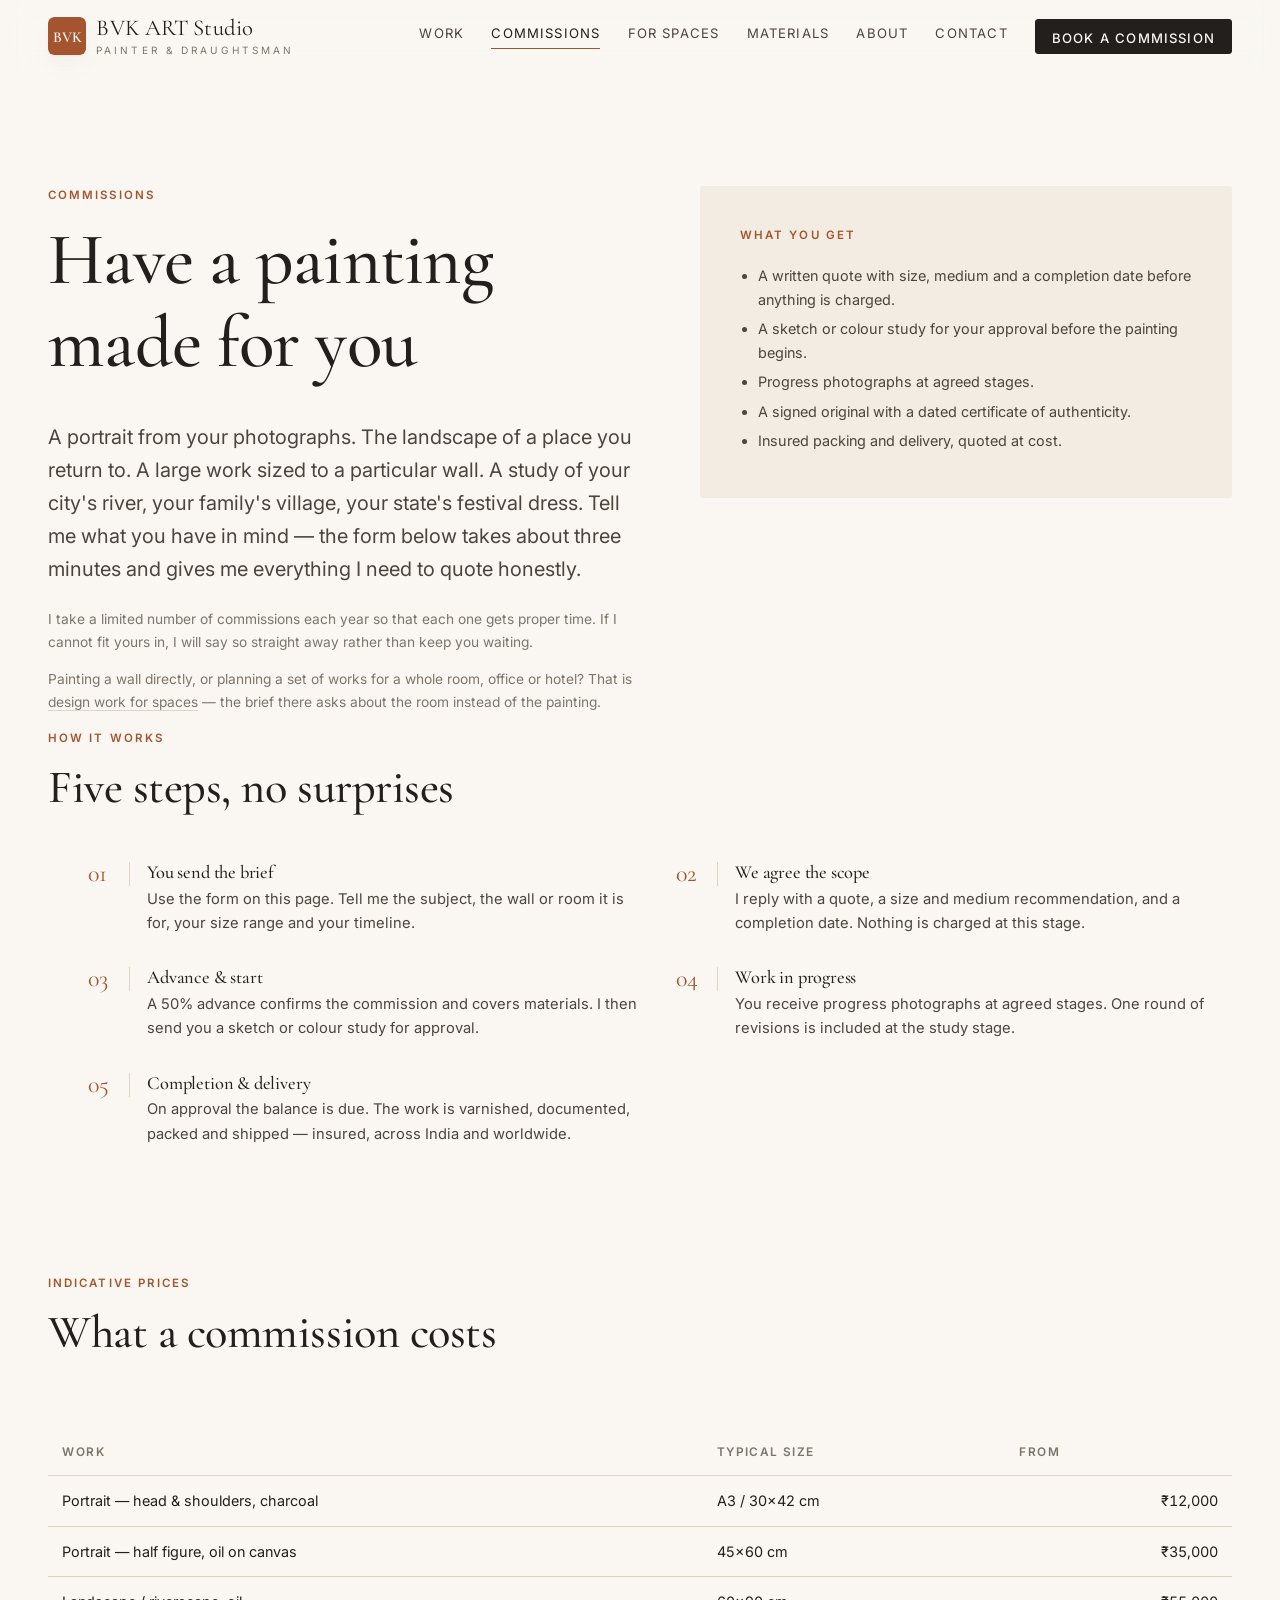
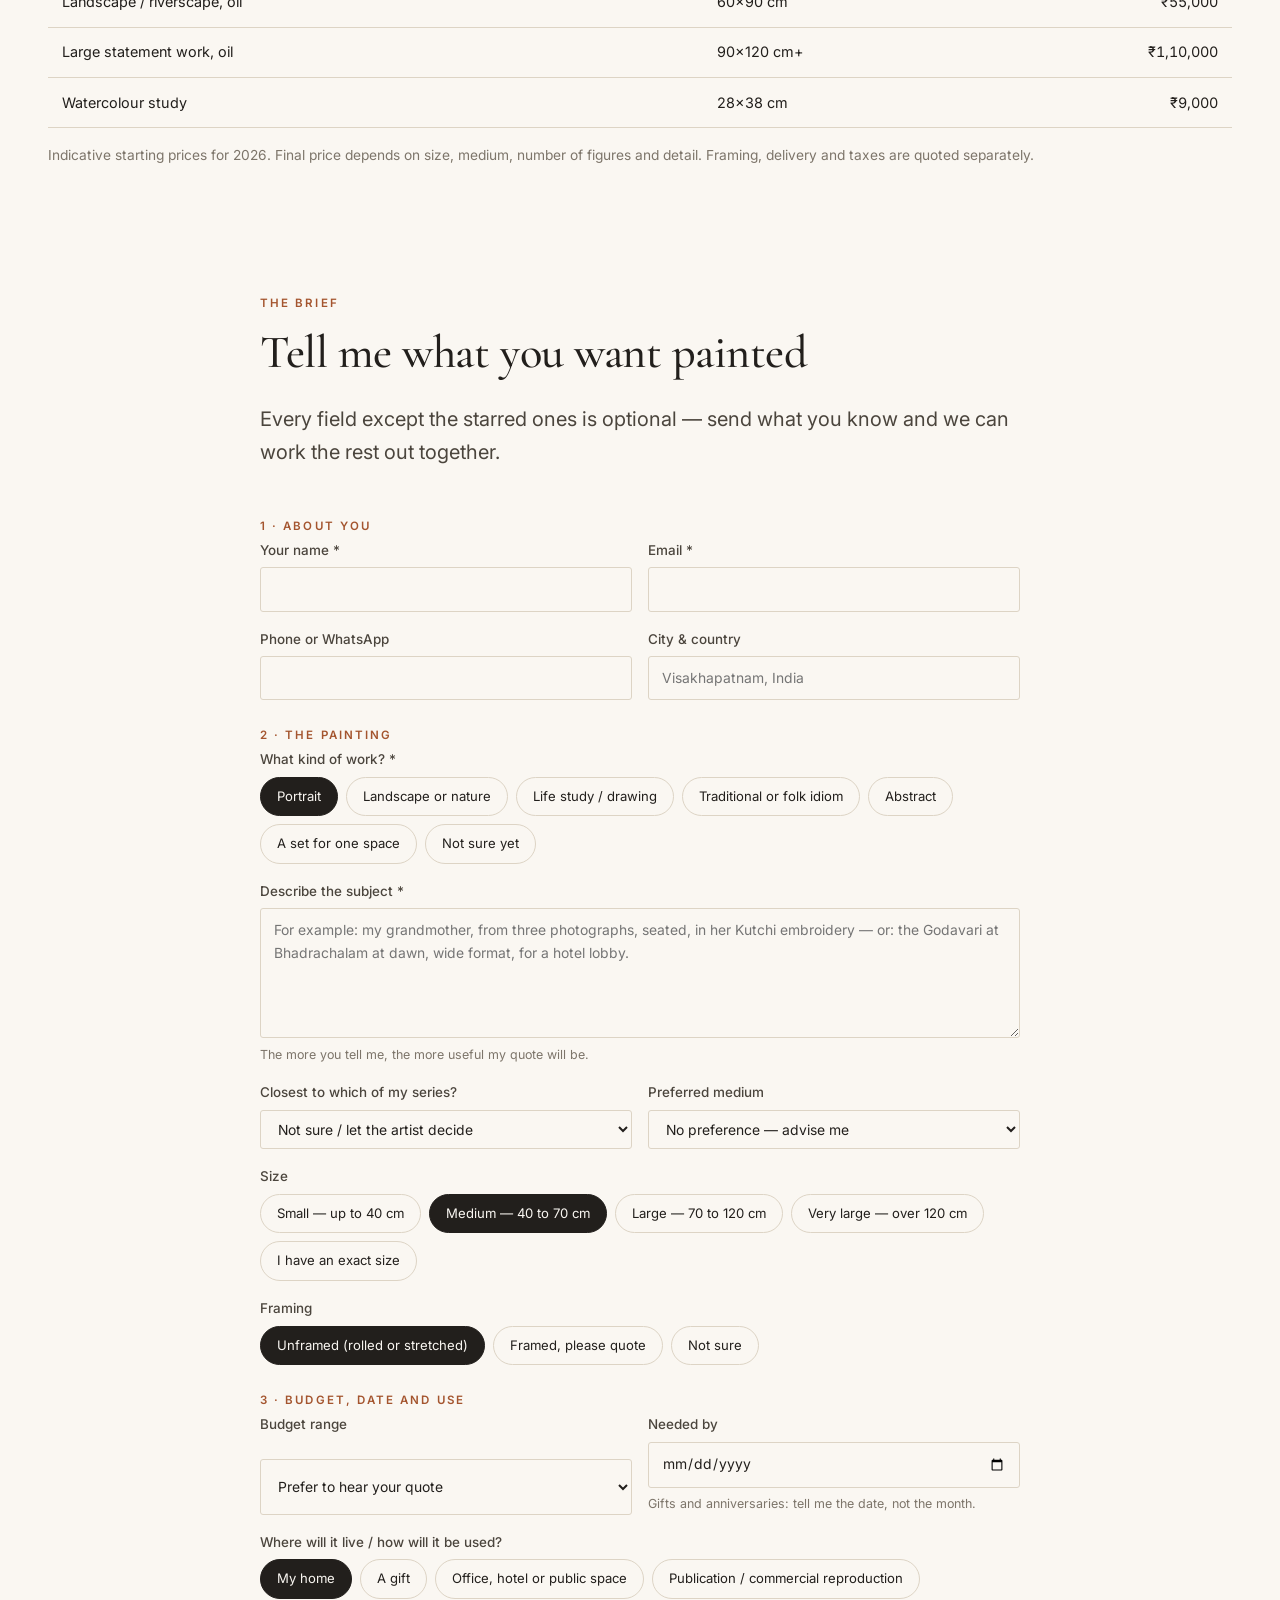
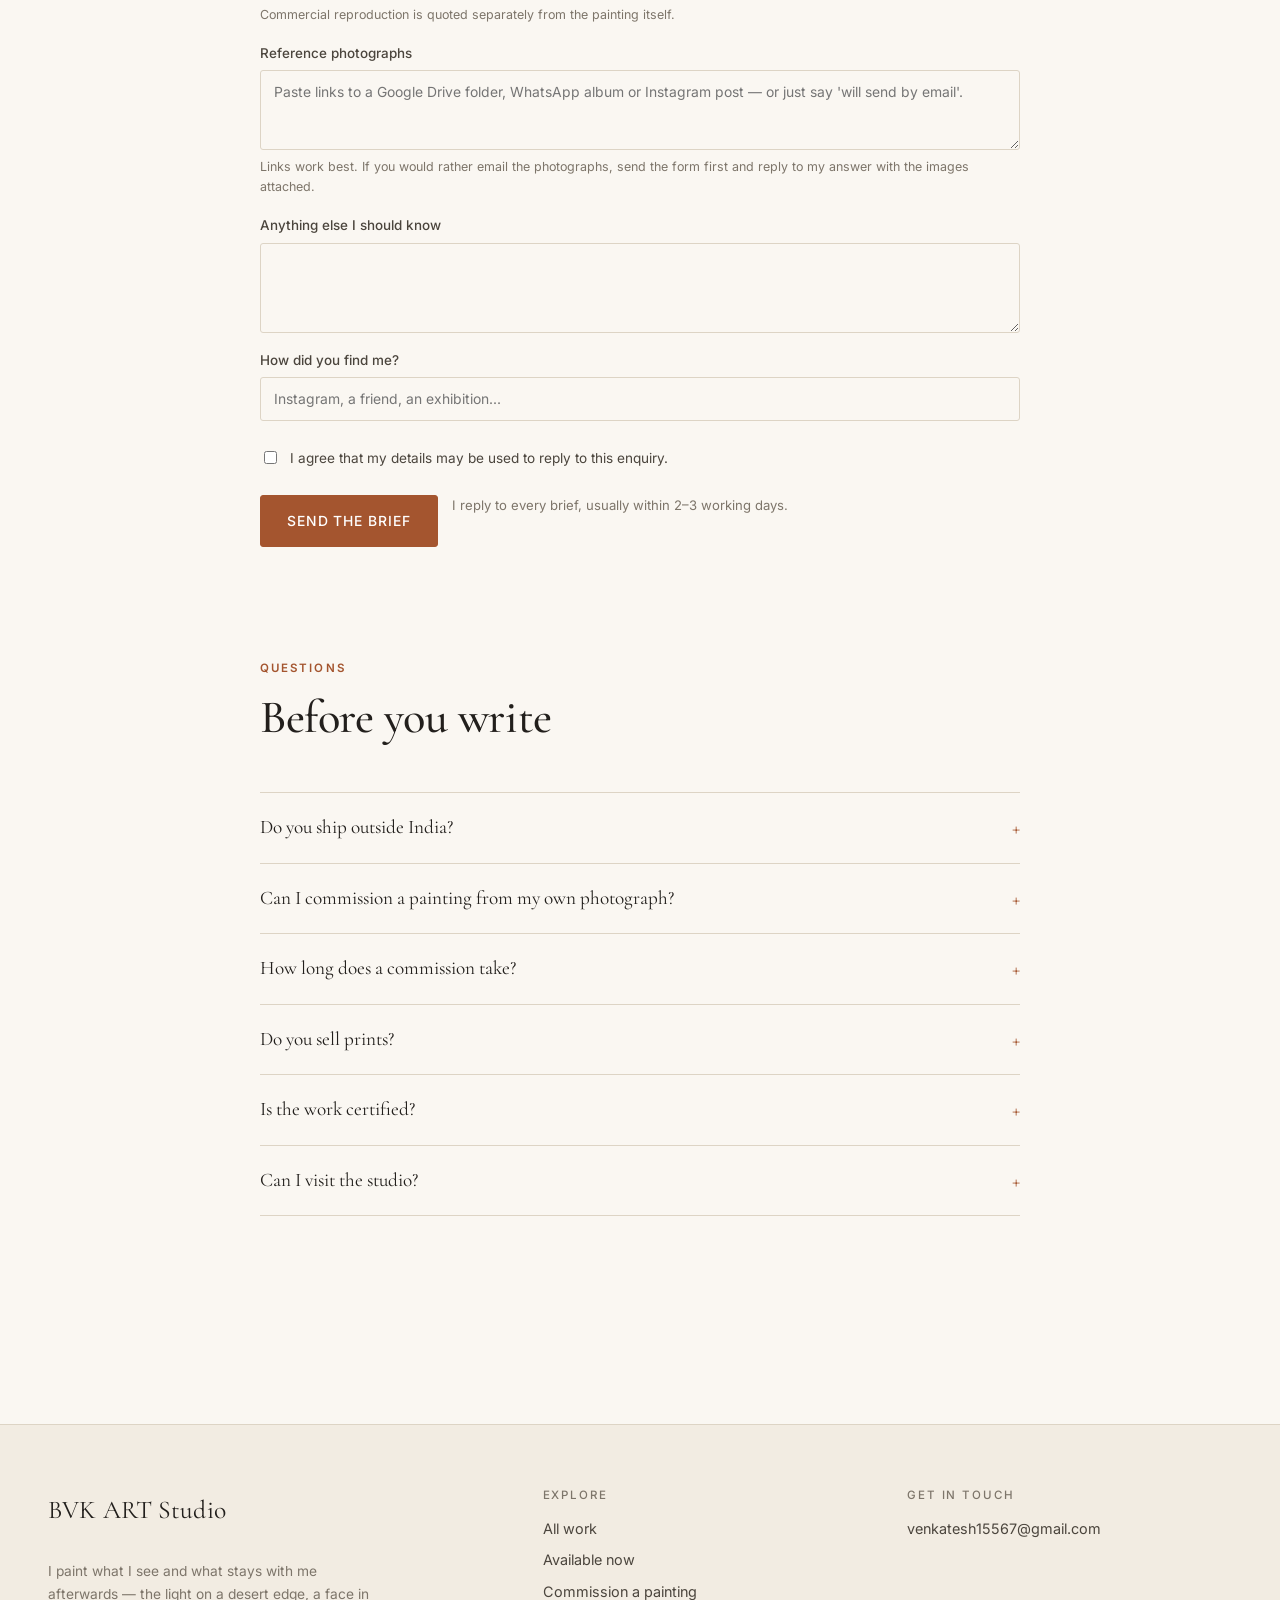
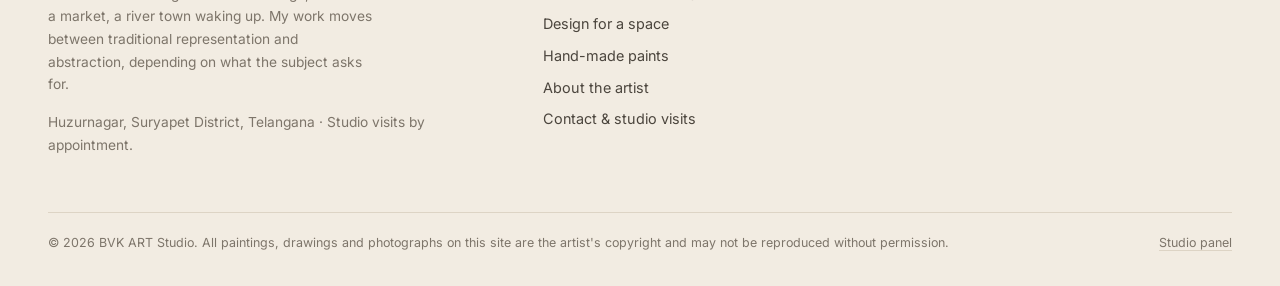
<file: site/commission.html>
<!doctype html>
<html lang="en">
<head>
  <meta charset="utf-8">
  <meta name="viewport" content="width=device-width, initial-scale=1">
  <title>Commission a painting — BVK ART Studio</title>
  <meta name="description" content="Commission an original portrait, landscape or study. Send the subject, size, budget and date; receive a written quote, a study for approval and a signed original with certificate.">
  <meta property="og:title" content="Commission a painting — BVK ART Studio">
  <meta property="og:description" content="Commission an original portrait, landscape or study. Send the subject, size, budget and date; receive a written quote, a study for approval and a signed original with certificate.">
  <meta property="og:type" content="website">
  <meta property="og:site_name" content="BVK ART Studio">
  <link rel="icon" href="data:image/svg+xml,%3Csvg xmlns='http://www.w3.org/2000/svg' viewBox='0 0 32 32'%3E%3Crect width='32' height='32' rx='5' fill='%23a4552f'/%3E%3Ctext x='16' y='21' text-anchor='middle' font-family='Georgia,serif' font-size='12.5' font-weight='700' fill='%23faf7f2'%3EBVK%3C/text%3E%3C/svg%3E">
  <link rel="preconnect" href="https://fonts.googleapis.com">
  <link rel="preconnect" href="https://fonts.gstatic.com" crossorigin>
  <link href="https://fonts.googleapis.com/css2?family=Cormorant+Garamond:ital,wght@0,400;0,500;0,600;1,400&family=Inter:wght@400;500;600&display=swap" rel="stylesheet">
  <link rel="stylesheet" href="assets/css/style.css">
</head>
<body>
<a class="visually-hidden" href="#main">Skip to content</a>

<header class="site-header">
  <div class="wrap site-header__inner">
    <a class="brand" href="index.html" aria-label="BVK ART Studio — home">
      <svg class="brand__mark" viewBox="0 0 40 40" width="38" height="38" aria-hidden="true" focusable="false">
        <rect width="40" height="40" rx="6" fill="var(--accent)"></rect>
        <text x="20" y="26" text-anchor="middle" font-family="Cormorant Garamond, Georgia, serif"
              font-size="16" font-weight="600" fill="var(--paper)">BVK</text>
      </svg>
      <span class="brand__text">
        <span class="brand__name" data-site="artist.studio">BVK ART Studio</span>
        <span class="brand__role" data-site="artist.role">Painter &amp; Draughtsman</span>
      </span>
    </a>
    <button class="nav-toggle" aria-expanded="false" aria-controls="nav" aria-label="Menu">
      <span></span><span></span><span></span>
    </button>
    <nav class="nav" id="nav" aria-label="Main">
      <a href="gallery.html">Work</a>
      <a href="commission.html">Commissions</a>
      <a href="spaces.html">For Spaces</a>
      <a href="shop.html">Materials</a>
      <a href="about.html">About</a>
      <a href="contact.html">Contact</a>
      <a class="btn btn--sm" href="commission.html">Book a Commission</a>
    </nav>
  </div>
</header>

<main id="main">

<section class="section" style="padding-bottom:0">
  <div class="wrap hero__grid" style="align-items:start">
    <div>
      <span class="eyebrow">Commissions</span>
      <h1>Have a painting made for you</h1>
      <p class="lede">A portrait from your photographs. The landscape of a place you return to.
        A large work sized to a particular wall. A study of your city's river, your family's
        village, your state's festival dress. Tell me what you have in mind — the form below
        takes about three minutes and gives me everything I need to quote honestly.</p>
      <p class="small muted">I take a limited number of commissions each year so that each one gets
        proper time. If I cannot fit yours in, I will say so straight away rather than keep you waiting.</p>
      <p class="small muted">Painting a wall directly, or planning a set of works for a whole room,
        office or hotel? That is <a href="spaces.html">design work for spaces</a> — the brief there
        asks about the room instead of the painting.</p>
    </div>
    <div class="panel">
      <span class="eyebrow">What you get</span>
      <ul class="terms" style="font-size:.9rem;color:var(--ink-2)">
        <li>A written quote with size, medium and a completion date before anything is charged.</li>
        <li>A sketch or colour study for your approval before the painting begins.</li>
        <li>Progress photographs at agreed stages.</li>
        <li>A signed original with a dated certificate of authenticity.</li>
        <li>Insured packing and delivery, quoted at cost.</li>
      </ul>
    </div>
  </div>
</section>

<section class="section">
  <div class="wrap">
    <div class="section-head reveal"><span class="eyebrow">How it works</span><h2>Five steps, no surprises</h2></div>
    <ol class="steps grid grid--2" id="commission-steps" style="gap:2rem"></ol>
  </div>
</section>

<section class="section" id="pricing">
  <div class="wrap" id="pricing-block">
    <div class="section-head head-row reveal">
      <div><span class="eyebrow">Indicative prices</span><h2>What a commission costs</h2></div>
    </div>
    <div class="table-scroll"><table class="table" id="pricing-table"></table></div>
    <p class="small muted" id="pricing-note" style="margin-top:1rem"></p>
  </div>
</section>

<section class="section">
  <div class="wrap-narrow">
    <div class="section-head reveal">
      <span class="eyebrow">The brief</span>
      <h2>Tell me what you want painted</h2>
      <p class="lede">Every field except the starred ones is optional — send what you know and we
        can work the rest out together.</p>
    </div>

    <form class="form" id="commission-form" data-enquiry="Commission request" novalidate>
      <div style="position:absolute;left:-9999px" aria-hidden="true">
        <input type="text" name="_gotcha" tabindex="-1" autocomplete="off">
      </div>

      <fieldset class="fieldset">
        <legend class="fieldset__legend">1 · About you</legend>
        <div class="row">
          <div class="field"><label for="c-name">Your name *</label>
            <input class="input" id="c-name" name="name" required autocomplete="name"></div>
          <div class="field"><label for="c-email">Email *</label>
            <input class="input" id="c-email" name="email" type="email" required autocomplete="email"></div>
        </div>
        <div class="row">
          <div class="field"><label for="c-phone">Phone or WhatsApp</label>
            <input class="input" id="c-phone" name="phone" autocomplete="tel"></div>
          <div class="field"><label for="c-city">City &amp; country</label>
            <input class="input" id="c-city" name="city" placeholder="Visakhapatnam, India"></div>
        </div>
      </fieldset>

      <fieldset class="fieldset">
        <legend class="fieldset__legend">2 · The painting</legend>
        <div class="field">
          <span class="field__label">What kind of work? *</span>
          <div class="choices">
            <label class="choice"><input type="radio" name="type" value="Portrait" checked><span>Portrait</span></label>
            <label class="choice"><input type="radio" name="type" value="Landscape or nature"><span>Landscape or nature</span></label>
            <label class="choice"><input type="radio" name="type" value="Life study / drawing"><span>Life study / drawing</span></label>
            <label class="choice"><input type="radio" name="type" value="Traditional or folk idiom"><span>Traditional or folk idiom</span></label>
            <label class="choice"><input type="radio" name="type" value="Abstract"><span>Abstract</span></label>
            <label class="choice"><input type="radio" name="type" value="A set for one space"><span>A set for one space</span></label>
            <label class="choice"><input type="radio" name="type" value="Not sure yet"><span>Not sure yet</span></label>
          </div>
        </div>
        <div class="field">
          <label for="c-subject">Describe the subject *</label>
          <textarea class="textarea" id="c-subject" name="subject_matter" required
            placeholder="For example: my grandmother, from three photographs, seated, in her Kutchi embroidery — or: the Godavari at Bhadrachalam at dawn, wide format, for a hotel lobby."></textarea>
          <span class="hint">The more you tell me, the more useful my quote will be.</span>
        </div>
        <div class="row">
          <div class="field"><label for="c-theme">Closest to which of my series?</label>
            <select class="select" id="c-theme" name="theme"><option value="">Not sure / let the artist decide</option></select></div>
          <div class="field"><label for="c-medium">Preferred medium</label>
            <select class="select" id="c-medium" name="medium">
              <option>No preference — advise me</option>
              <option>Oil on canvas</option>
              <option>Acrylic on canvas</option>
              <option>Watercolour on paper</option>
              <option>Charcoal or pencil drawing</option>
              <option>Ink and wash</option>
              <option>Traditional technique (gouache, natural pigment)</option>
              <option>Mixed media / abstract</option>
            </select></div>
        </div>
        <div class="field">
          <span class="field__label">Size</span>
          <div class="choices">
            <label class="choice"><input type="radio" name="size" value="Small — up to 40 cm"><span>Small — up to 40 cm</span></label>
            <label class="choice"><input type="radio" name="size" value="Medium — 40 to 70 cm" checked><span>Medium — 40 to 70 cm</span></label>
            <label class="choice"><input type="radio" name="size" value="Large — 70 to 120 cm"><span>Large — 70 to 120 cm</span></label>
            <label class="choice"><input type="radio" name="size" value="Very large — over 120 cm"><span>Very large — over 120 cm</span></label>
            <label class="choice"><input type="radio" name="size" value="I have an exact size"><span>I have an exact size</span></label>
          </div>
          <input class="input" id="c-size-exact" name="size_exact" placeholder="Exact size in cm or inches (e.g. 90 × 60 cm)" hidden>
        </div>
        <div class="field">
          <span class="field__label">Framing</span>
          <div class="choices">
            <label class="choice"><input type="radio" name="framing" value="Unframed (rolled or stretched)" checked><span>Unframed (rolled or stretched)</span></label>
            <label class="choice"><input type="radio" name="framing" value="Framed, please quote"><span>Framed, please quote</span></label>
            <label class="choice"><input type="radio" name="framing" value="Not sure"><span>Not sure</span></label>
          </div>
        </div>
      </fieldset>

      <fieldset class="fieldset">
        <legend class="fieldset__legend">3 · Budget, date and use</legend>
        <div class="row">
          <div class="field"><label for="c-budget">Budget range</label>
            <select class="select" id="c-budget" name="budget">
              <option value="">Prefer to hear your quote</option>
              <option>Under ₹25,000</option>
              <option>₹25,000 – ₹50,000</option>
              <option>₹50,000 – ₹1,00,000</option>
              <option>₹1,00,000 – ₹2,50,000</option>
              <option>Above ₹2,50,000</option>
            </select></div>
          <div class="field"><label for="c-deadline">Needed by</label>
            <input class="input" id="c-deadline" name="deadline" type="date">
            <span class="hint">Gifts and anniversaries: tell me the date, not the month.</span></div>
        </div>
        <div class="field">
          <span class="field__label">Where will it live / how will it be used?</span>
          <div class="choices">
            <label class="choice"><input type="radio" name="usage" value="My home" checked><span>My home</span></label>
            <label class="choice"><input type="radio" name="usage" value="A gift"><span>A gift</span></label>
            <label class="choice"><input type="radio" name="usage" value="Office, hotel or public space"><span>Office, hotel or public space</span></label>
            <label class="choice"><input type="radio" name="usage" value="Publication / commercial reproduction"><span>Publication / commercial reproduction</span></label>
          </div>
          <span class="hint">Commercial reproduction is quoted separately from the painting itself.</span>
        </div>
        <div class="field">
          <label for="c-refs">Reference photographs</label>
          <textarea class="textarea" id="c-refs" name="reference_links" style="min-height:80px"
            placeholder="Paste links to a Google Drive folder, WhatsApp album or Instagram post — or just say 'will send by email'."></textarea>
          <span class="hint" id="upload-hint">Links work best. If you would rather email the photographs, send the form first and reply to my answer with the images attached.</span>
        </div>
        <div class="field"><label for="c-message">Anything else I should know</label>
          <textarea class="textarea" id="c-message" name="message" style="min-height:90px"></textarea></div>
        <div class="field"><label for="c-heard">How did you find me?</label>
          <input class="input" id="c-heard" name="heard" placeholder="Instagram, a friend, an exhibition…"></div>
      </fieldset>

      <label class="check"><input type="checkbox" name="consent" required>
        <span data-site="forms.consentText">I agree to be contacted about this enquiry.</span></label>
      <div class="form-status" role="status"></div>
      <div class="hero__actions" style="margin-top:0">
        <button class="btn btn--accent" type="submit">Send the brief</button>
        <span class="form__note">I reply to every brief, usually within 2–3 working days.</span>
      </div>
    </form>
  </div>
</section>

<section class="section">
  <div class="wrap-narrow">
    <div class="section-head reveal"><span class="eyebrow">Questions</span><h2>Before you write</h2></div>
    <div class="details-list" id="faq-list"></div>
  </div>
</section>
</main>

<footer class="site-footer">
  <div class="wrap">
    <div class="footer__grid">
      <div>
        <p class="brand__name serif" style="font-size:1.6rem" data-site="artist.studio">BVK ART Studio</p>
        <p class="small muted" style="max-width:36ch" data-site="artist.shortBio">Painter.</p>
        <p class="small muted"><span data-site="artist.location">City, India</span> · <span data-site="artist.studioNote">Studio visits by appointment.</span></p>
      </div>
      <div>
        <h4>Explore</h4>
        <ul class="footer__links">
          <li><a href="gallery.html">All work</a></li>
          <li><a href="gallery.html?status=available">Available now</a></li>
          <li><a href="commission.html">Commission a painting</a></li>
          <li><a href="spaces.html">Design for a space</a></li>
          <li><a href="shop.html">Hand-made paints</a></li>
          <li><a href="about.html">About the artist</a></li>
          <li><a href="contact.html">Contact &amp; studio visits</a></li>
        </ul>
      </div>
      <div>
        <h4>Get in touch</h4>
        <ul class="footer__links">
          <li><a data-site-attr="href:contact.email|mailto:" data-site-fill href="mailto:you@example.com">you@example.com</a></li>
          <li><a data-site-attr="href:contact.phone|tel:" data-site-fill href="tel:">Phone</a></li>
          <li><a data-site-attr="href:contact.whatsapp|https://wa.me/" href="#">WhatsApp</a></li>
          <li><a data-site-attr="href:contact.instagram|" href="#">Instagram</a></li>
        </ul>
      </div>
    </div>
    <div class="footer__bottom">
      <span>© <span id="year">2026</span> <span id="copyline">BVK ART Studio</span>. All paintings, drawings and photographs on this site are the artist's copyright and may not be reproduced without permission.</span>
      <span><a href="admin.html">Studio panel</a></span>
    </div>
  </div>
</footer>

<script src="data/site.js"></script>
<script src="data/artworks.js"></script>
<script src="assets/js/app.js"></script>
<script src="assets/js/commission.js"></script>
</body>
</html>
</file>
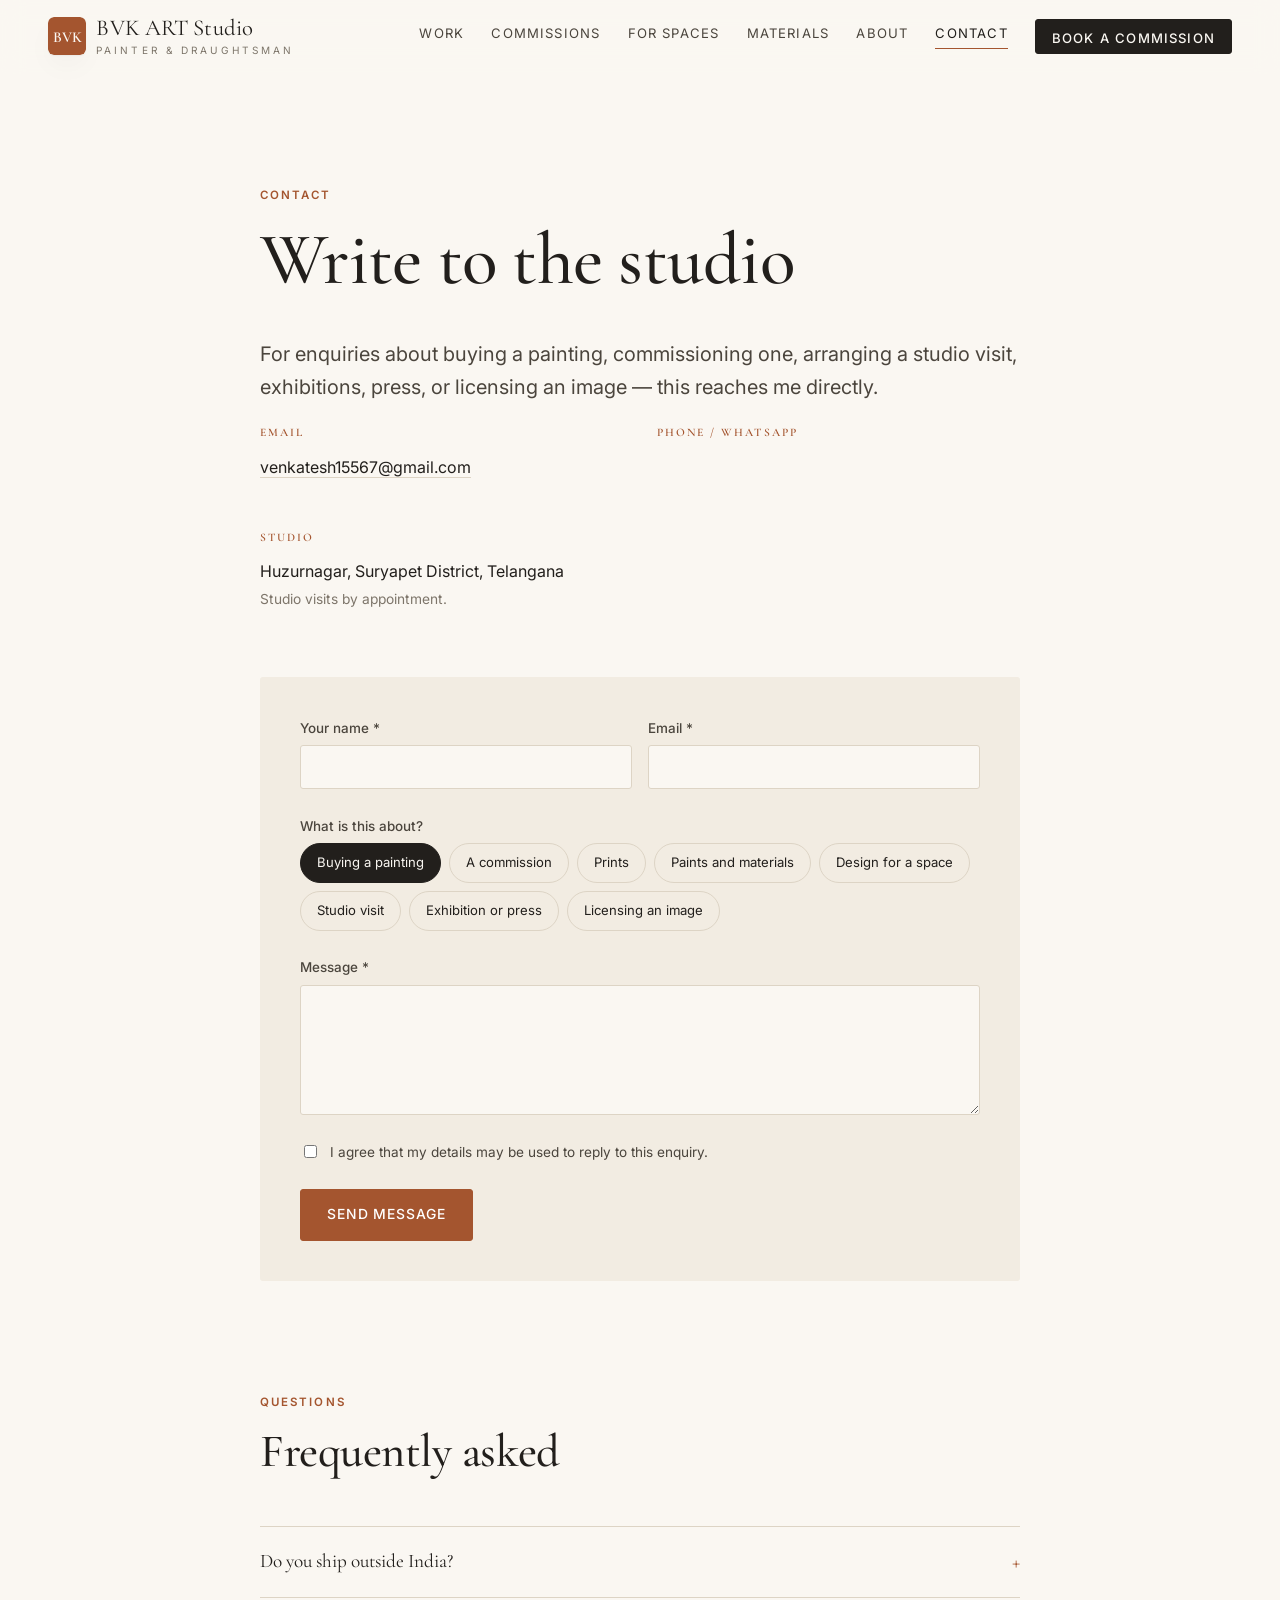
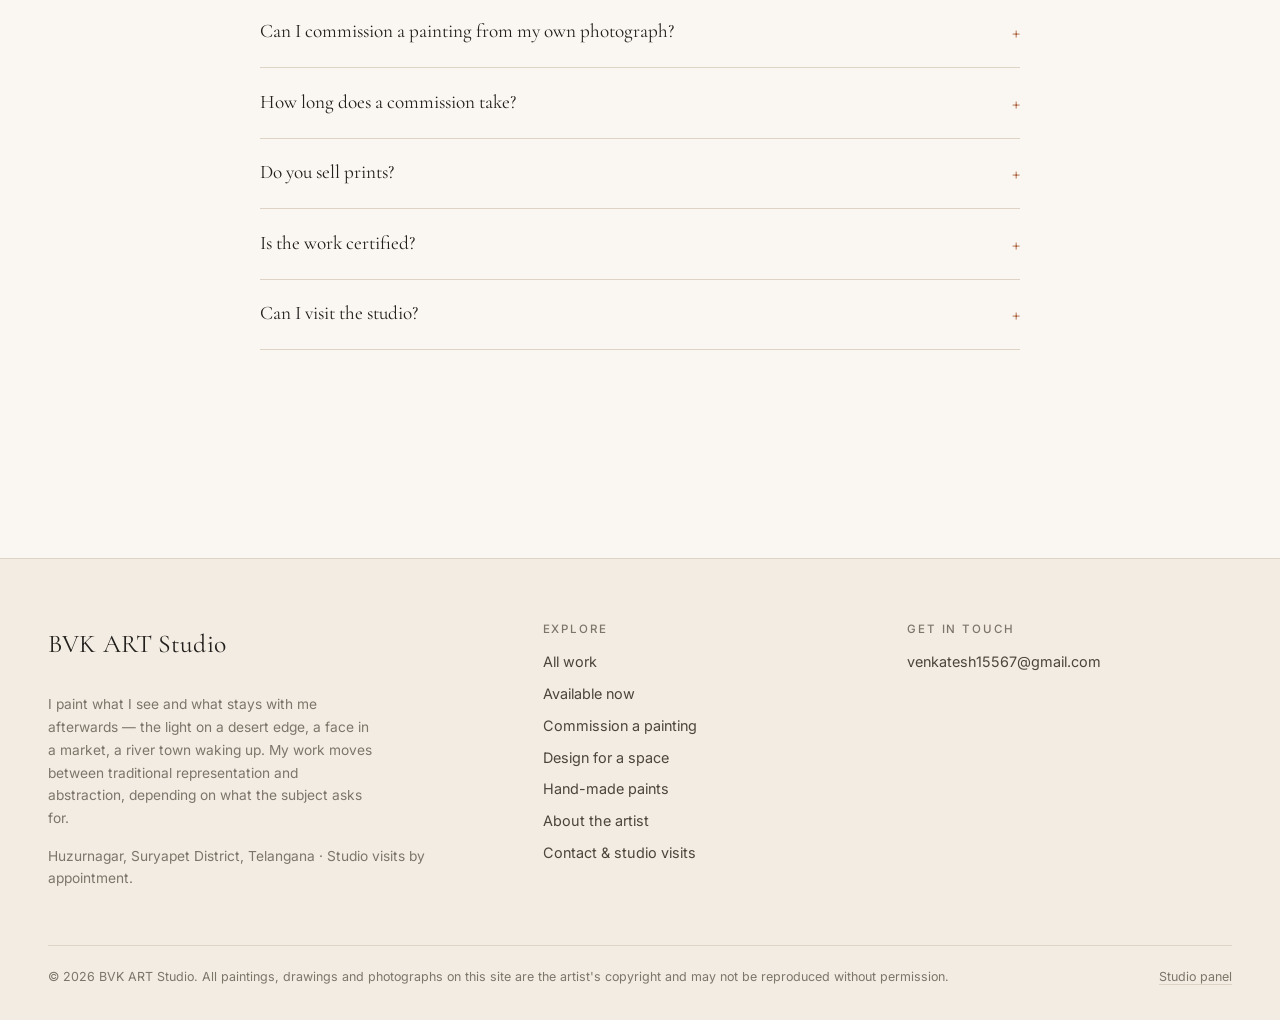
<file: site/contact.html>
<!doctype html>
<html lang="en">
<head>
  <meta charset="utf-8">
  <meta name="viewport" content="width=device-width, initial-scale=1">
  <title>Contact the studio — BVK ART Studio</title>
  <meta name="description" content="Write directly to the artist about buying work, commissions, prints, studio visits, exhibitions or licensing.">
  <meta property="og:title" content="Contact the studio — BVK ART Studio">
  <meta property="og:description" content="Write directly to the artist about buying work, commissions, prints, studio visits, exhibitions or licensing.">
  <meta property="og:type" content="website">
  <meta property="og:site_name" content="BVK ART Studio">
  <link rel="icon" href="data:image/svg+xml,%3Csvg xmlns='http://www.w3.org/2000/svg' viewBox='0 0 32 32'%3E%3Crect width='32' height='32' rx='5' fill='%23a4552f'/%3E%3Ctext x='16' y='21' text-anchor='middle' font-family='Georgia,serif' font-size='12.5' font-weight='700' fill='%23faf7f2'%3EBVK%3C/text%3E%3C/svg%3E">
  <link rel="preconnect" href="https://fonts.googleapis.com">
  <link rel="preconnect" href="https://fonts.gstatic.com" crossorigin>
  <link href="https://fonts.googleapis.com/css2?family=Cormorant+Garamond:ital,wght@0,400;0,500;0,600;1,400&family=Inter:wght@400;500;600&display=swap" rel="stylesheet">
  <link rel="stylesheet" href="assets/css/style.css">
</head>
<body>
<a class="visually-hidden" href="#main">Skip to content</a>

<header class="site-header">
  <div class="wrap site-header__inner">
    <a class="brand" href="index.html" aria-label="BVK ART Studio — home">
      <svg class="brand__mark" viewBox="0 0 40 40" width="38" height="38" aria-hidden="true" focusable="false">
        <rect width="40" height="40" rx="6" fill="var(--accent)"></rect>
        <text x="20" y="26" text-anchor="middle" font-family="Cormorant Garamond, Georgia, serif"
              font-size="16" font-weight="600" fill="var(--paper)">BVK</text>
      </svg>
      <span class="brand__text">
        <span class="brand__name" data-site="artist.studio">BVK ART Studio</span>
        <span class="brand__role" data-site="artist.role">Painter &amp; Draughtsman</span>
      </span>
    </a>
    <button class="nav-toggle" aria-expanded="false" aria-controls="nav" aria-label="Menu">
      <span></span><span></span><span></span>
    </button>
    <nav class="nav" id="nav" aria-label="Main">
      <a href="gallery.html">Work</a>
      <a href="commission.html">Commissions</a>
      <a href="spaces.html">For Spaces</a>
      <a href="shop.html">Materials</a>
      <a href="about.html">About</a>
      <a href="contact.html">Contact</a>
      <a class="btn btn--sm" href="commission.html">Book a Commission</a>
    </nav>
  </div>
</header>

<main id="main">

<section class="section" style="padding-bottom:0">
  <div class="wrap-narrow">
    <span class="eyebrow">Contact</span>
    <h1>Write to the studio</h1>
    <p class="lede">For enquiries about buying a painting, commissioning one, arranging a studio
      visit, exhibitions, press, or licensing an image — this reaches me directly.</p>
  </div>
</section>

<section class="section">
  <div class="wrap-narrow">
    <div class="grid grid--3" style="margin-bottom:clamp(2rem,5vw,3rem)">
      <div><h4 class="eyebrow">Email</h4><p><a data-site-attr="href:contact.email|mailto:" data-site-fill href="mailto:you@example.com">you@example.com</a></p></div>
      <div><h4 class="eyebrow">Phone / WhatsApp</h4><p><a data-site-attr="href:contact.phone|tel:" data-site-fill href="tel:">—</a></p></div>
      <div><h4 class="eyebrow">Studio</h4><p><span data-site="artist.location">City, India</span><br><span class="small muted" data-site="artist.studioNote">By appointment.</span></p></div>
    </div>

    <form class="form panel" data-enquiry="Website message" novalidate>
      <div style="position:absolute;left:-9999px" aria-hidden="true"><input type="text" name="_gotcha" tabindex="-1" autocomplete="off"></div>
      <div class="row">
        <div class="field"><label for="k-name">Your name *</label><input class="input" id="k-name" name="name" required></div>
        <div class="field"><label for="k-email">Email *</label><input class="input" id="k-email" name="email" type="email" required></div>
      </div>
      <div class="field"><span class="field__label">What is this about?</span>
        <div class="choices">
          <label class="choice"><input type="radio" name="subject_matter" value="Buying a painting" checked><span>Buying a painting</span></label>
          <label class="choice"><input type="radio" name="subject_matter" value="A commission"><span>A commission</span></label>
          <label class="choice"><input type="radio" name="subject_matter" value="Prints"><span>Prints</span></label>
          <label class="choice"><input type="radio" name="subject_matter" value="Paints and materials"><span>Paints and materials</span></label>
          <label class="choice"><input type="radio" name="subject_matter" value="Design for a space"><span>Design for a space</span></label>
          <label class="choice"><input type="radio" name="subject_matter" value="Studio visit"><span>Studio visit</span></label>
          <label class="choice"><input type="radio" name="subject_matter" value="Exhibition or press"><span>Exhibition or press</span></label>
          <label class="choice"><input type="radio" name="subject_matter" value="Licensing an image"><span>Licensing an image</span></label>
        </div>
      </div>
      <div class="field"><label for="k-msg">Message *</label>
        <textarea class="textarea" id="k-msg" name="message" required></textarea></div>
      <label class="check"><input type="checkbox" name="consent" required>
        <span data-site="forms.consentText">I agree to be contacted about this enquiry.</span></label>
      <div class="form-status" role="status"></div>
      <div class="hero__actions" style="margin-top:0">
        <button class="btn btn--accent" type="submit">Send message</button>
        <a class="btn btn--ghost" data-site-attr="href:contact.whatsapp|https://wa.me/" href="#">Message on WhatsApp</a>
      </div>
    </form>
  </div>
</section>

<section class="section">
  <div class="wrap-narrow">
    <div class="section-head reveal"><span class="eyebrow">Questions</span><h2>Frequently asked</h2></div>
    <div class="details-list" id="faq-list"></div>
  </div>
</section>
</main>

<footer class="site-footer">
  <div class="wrap">
    <div class="footer__grid">
      <div>
        <p class="brand__name serif" style="font-size:1.6rem" data-site="artist.studio">BVK ART Studio</p>
        <p class="small muted" style="max-width:36ch" data-site="artist.shortBio">Painter.</p>
        <p class="small muted"><span data-site="artist.location">City, India</span> · <span data-site="artist.studioNote">Studio visits by appointment.</span></p>
      </div>
      <div>
        <h4>Explore</h4>
        <ul class="footer__links">
          <li><a href="gallery.html">All work</a></li>
          <li><a href="gallery.html?status=available">Available now</a></li>
          <li><a href="commission.html">Commission a painting</a></li>
          <li><a href="spaces.html">Design for a space</a></li>
          <li><a href="shop.html">Hand-made paints</a></li>
          <li><a href="about.html">About the artist</a></li>
          <li><a href="contact.html">Contact &amp; studio visits</a></li>
        </ul>
      </div>
      <div>
        <h4>Get in touch</h4>
        <ul class="footer__links">
          <li><a data-site-attr="href:contact.email|mailto:" data-site-fill href="mailto:you@example.com">you@example.com</a></li>
          <li><a data-site-attr="href:contact.phone|tel:" data-site-fill href="tel:">Phone</a></li>
          <li><a data-site-attr="href:contact.whatsapp|https://wa.me/" href="#">WhatsApp</a></li>
          <li><a data-site-attr="href:contact.instagram|" href="#">Instagram</a></li>
        </ul>
      </div>
    </div>
    <div class="footer__bottom">
      <span>© <span id="year">2026</span> <span id="copyline">BVK ART Studio</span>. All paintings, drawings and photographs on this site are the artist's copyright and may not be reproduced without permission.</span>
      <span><a href="admin.html">Studio panel</a></span>
    </div>
  </div>
</footer>

<script src="data/site.js"></script>
<script src="data/artworks.js"></script>
<script src="assets/js/app.js"></script>

<script>
(function () {
  var S = window.Studio;
  document.getElementById("faq-list").innerHTML = (S.site.faq || []).map(function (f) {
    return "<details><summary>" + S.esc(f.q) + "</summary><p>" + S.esc(f.a) + "</p></details>";
  }).join("");
})();
</script>

</body>
</html>
</file>
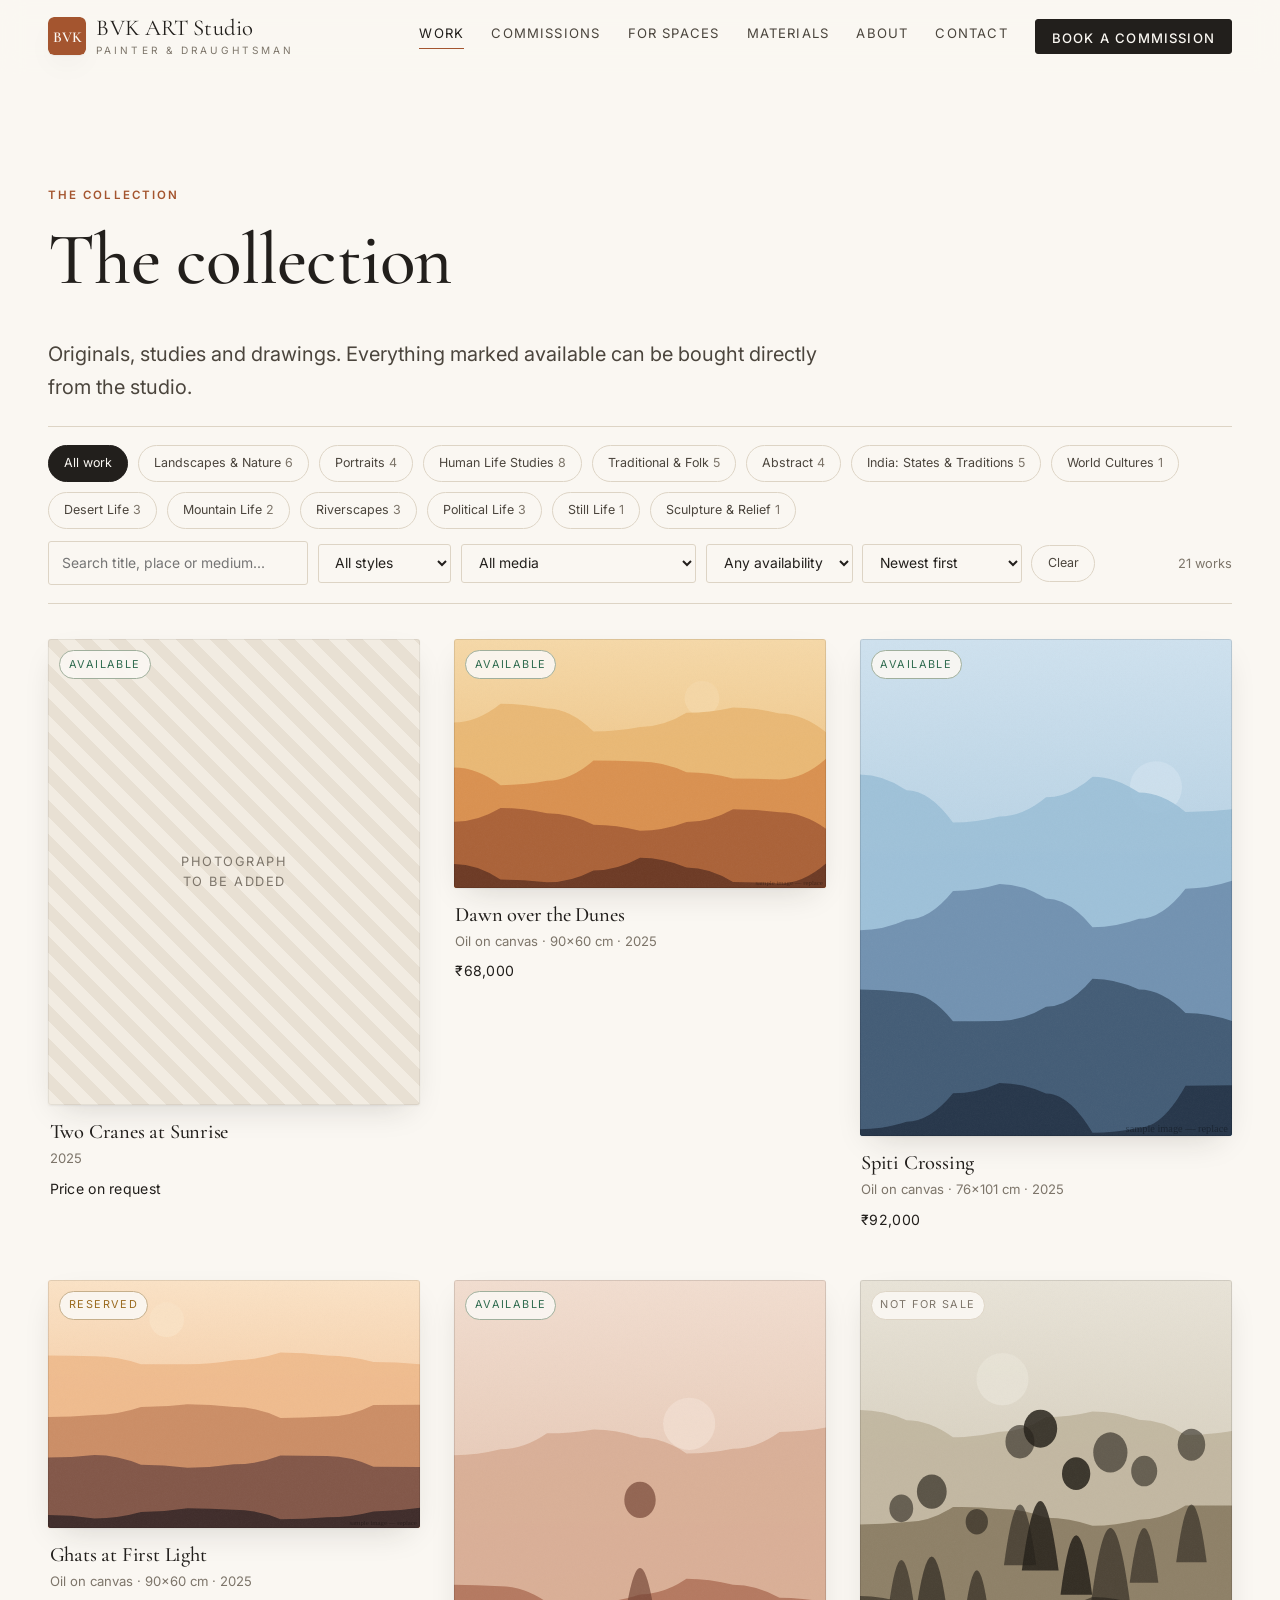
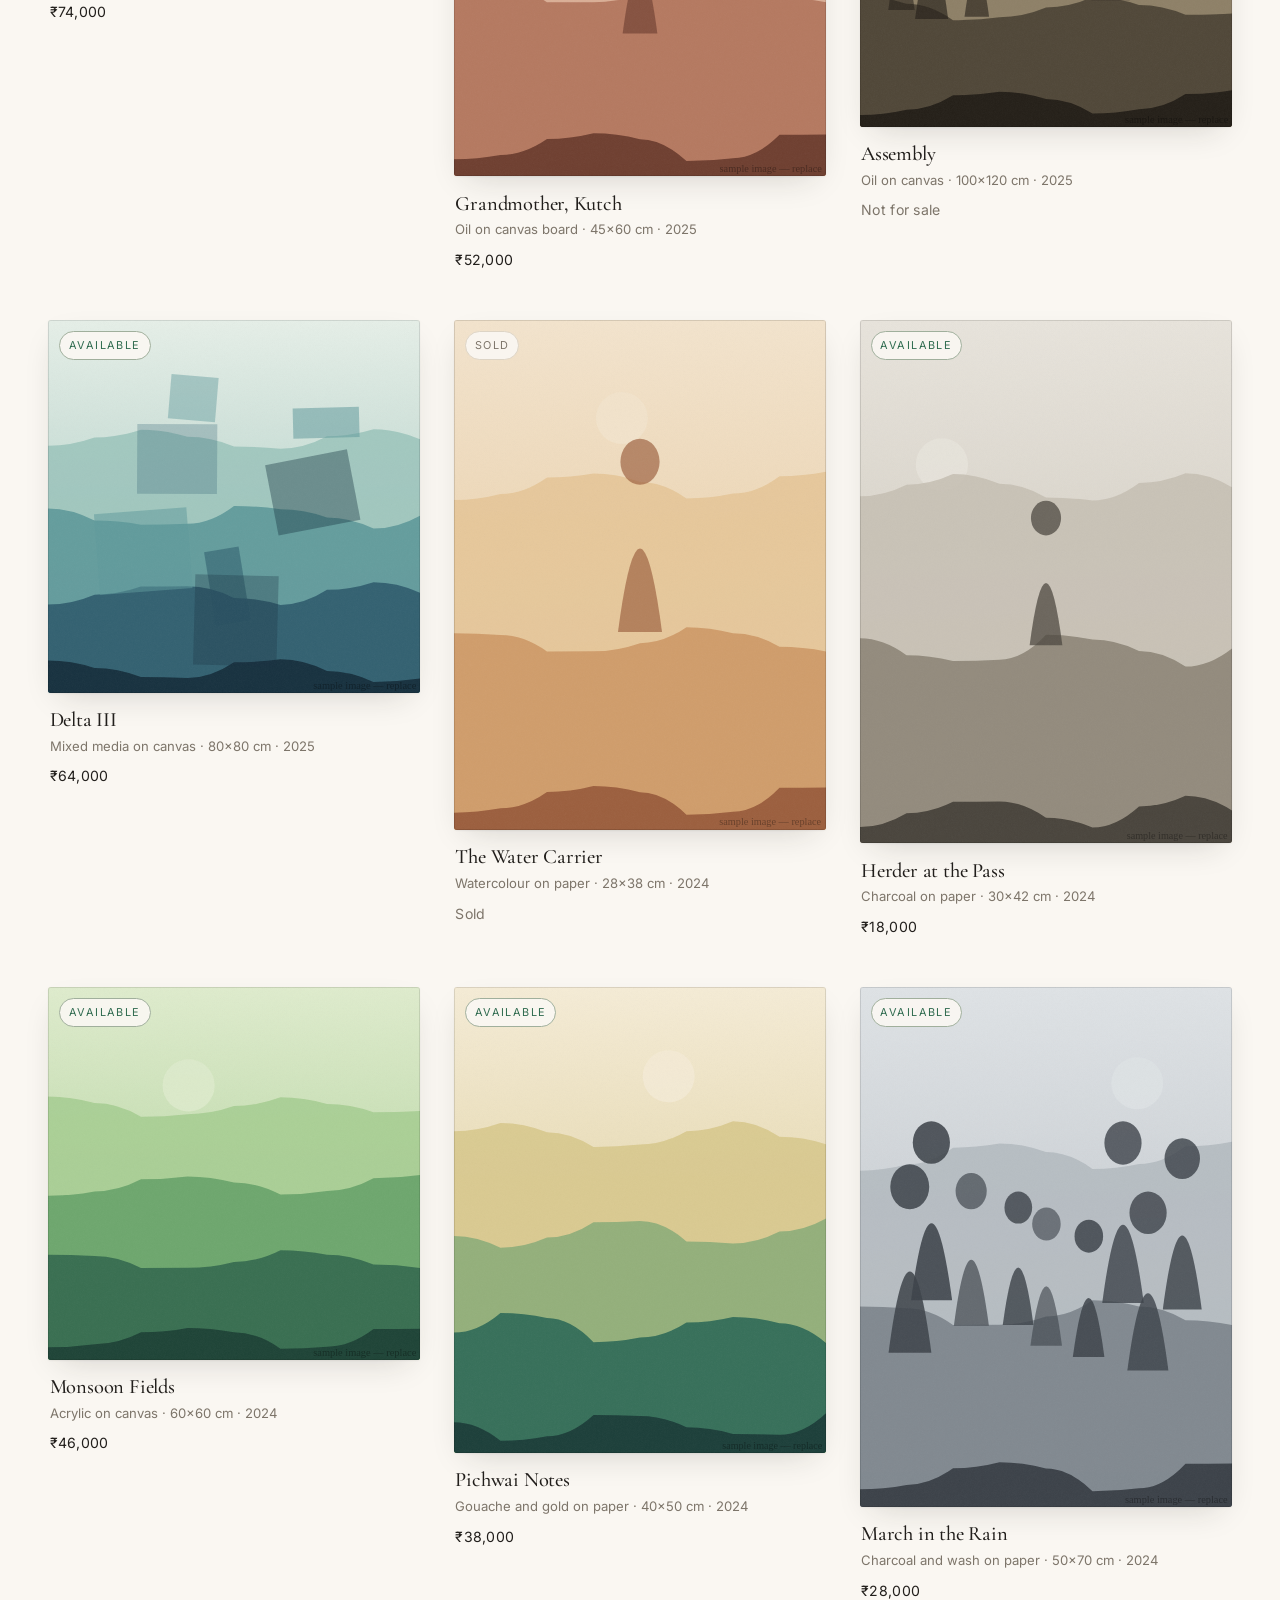
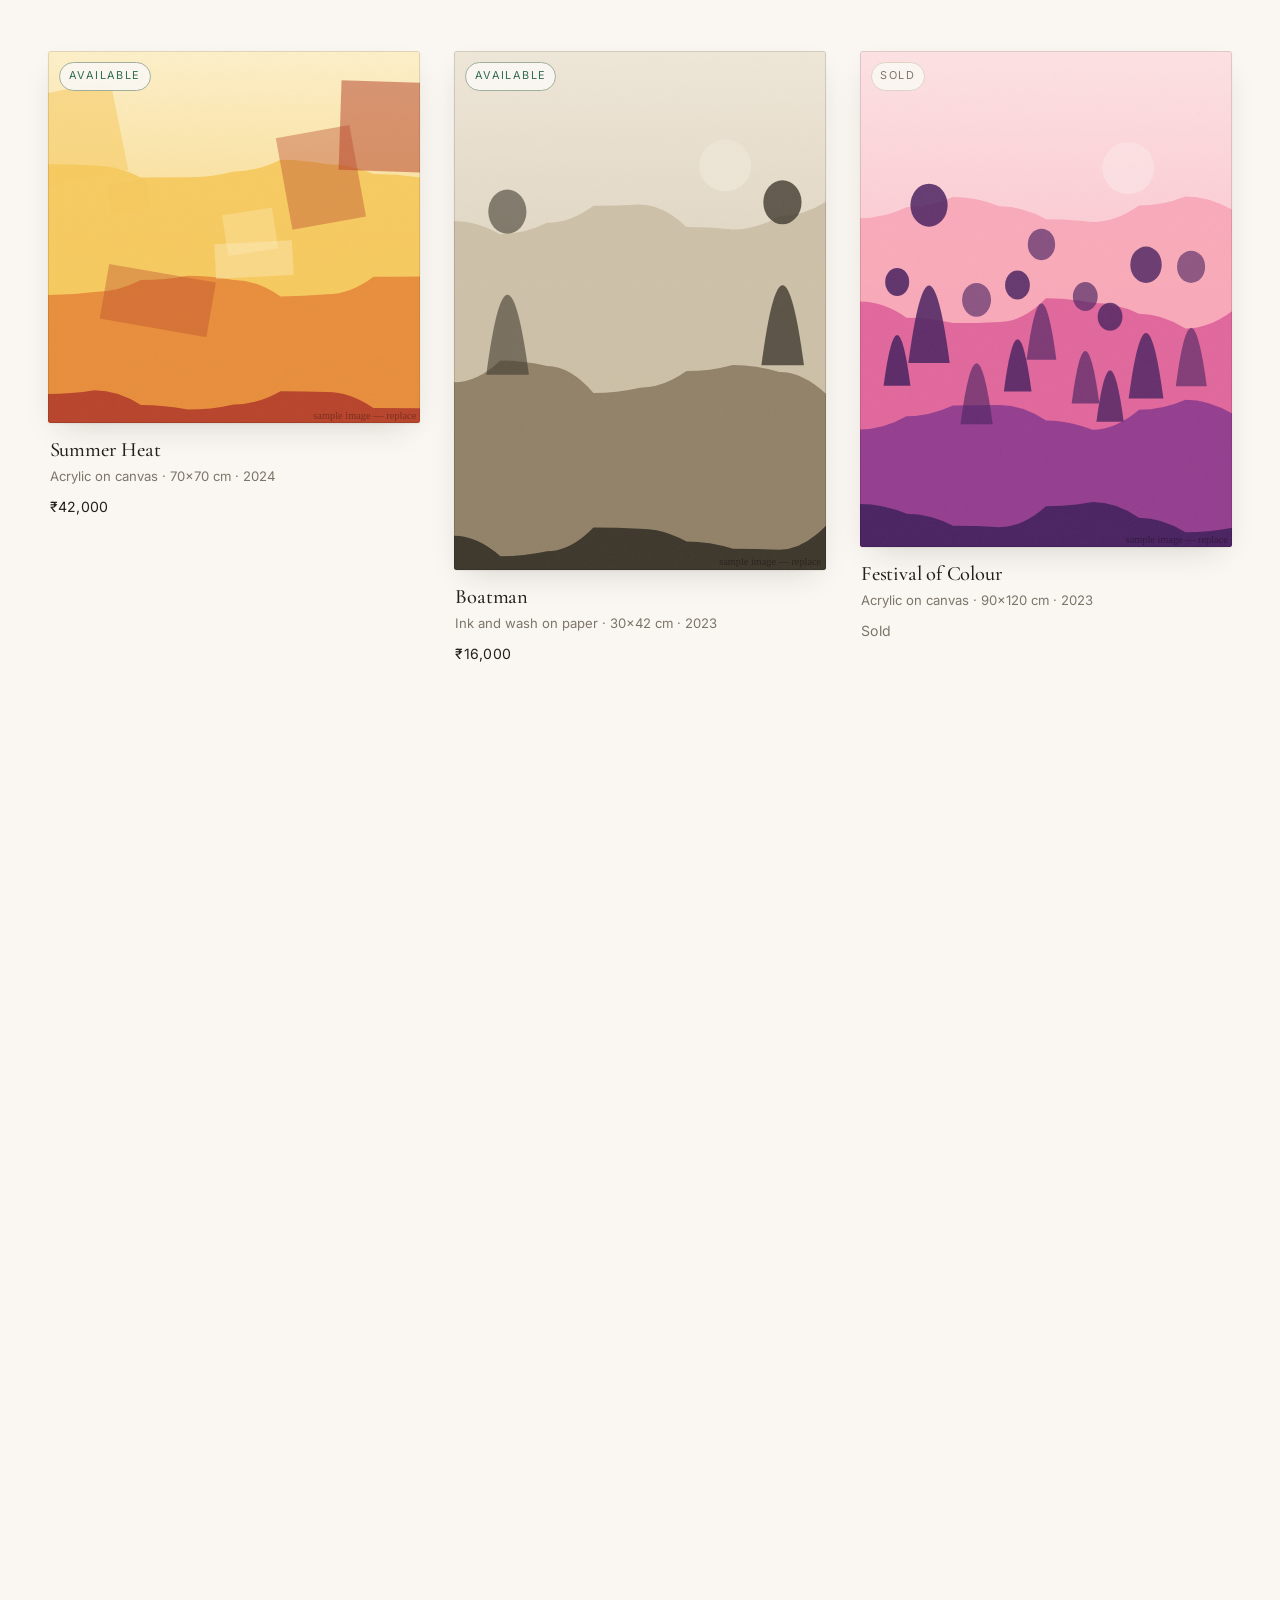
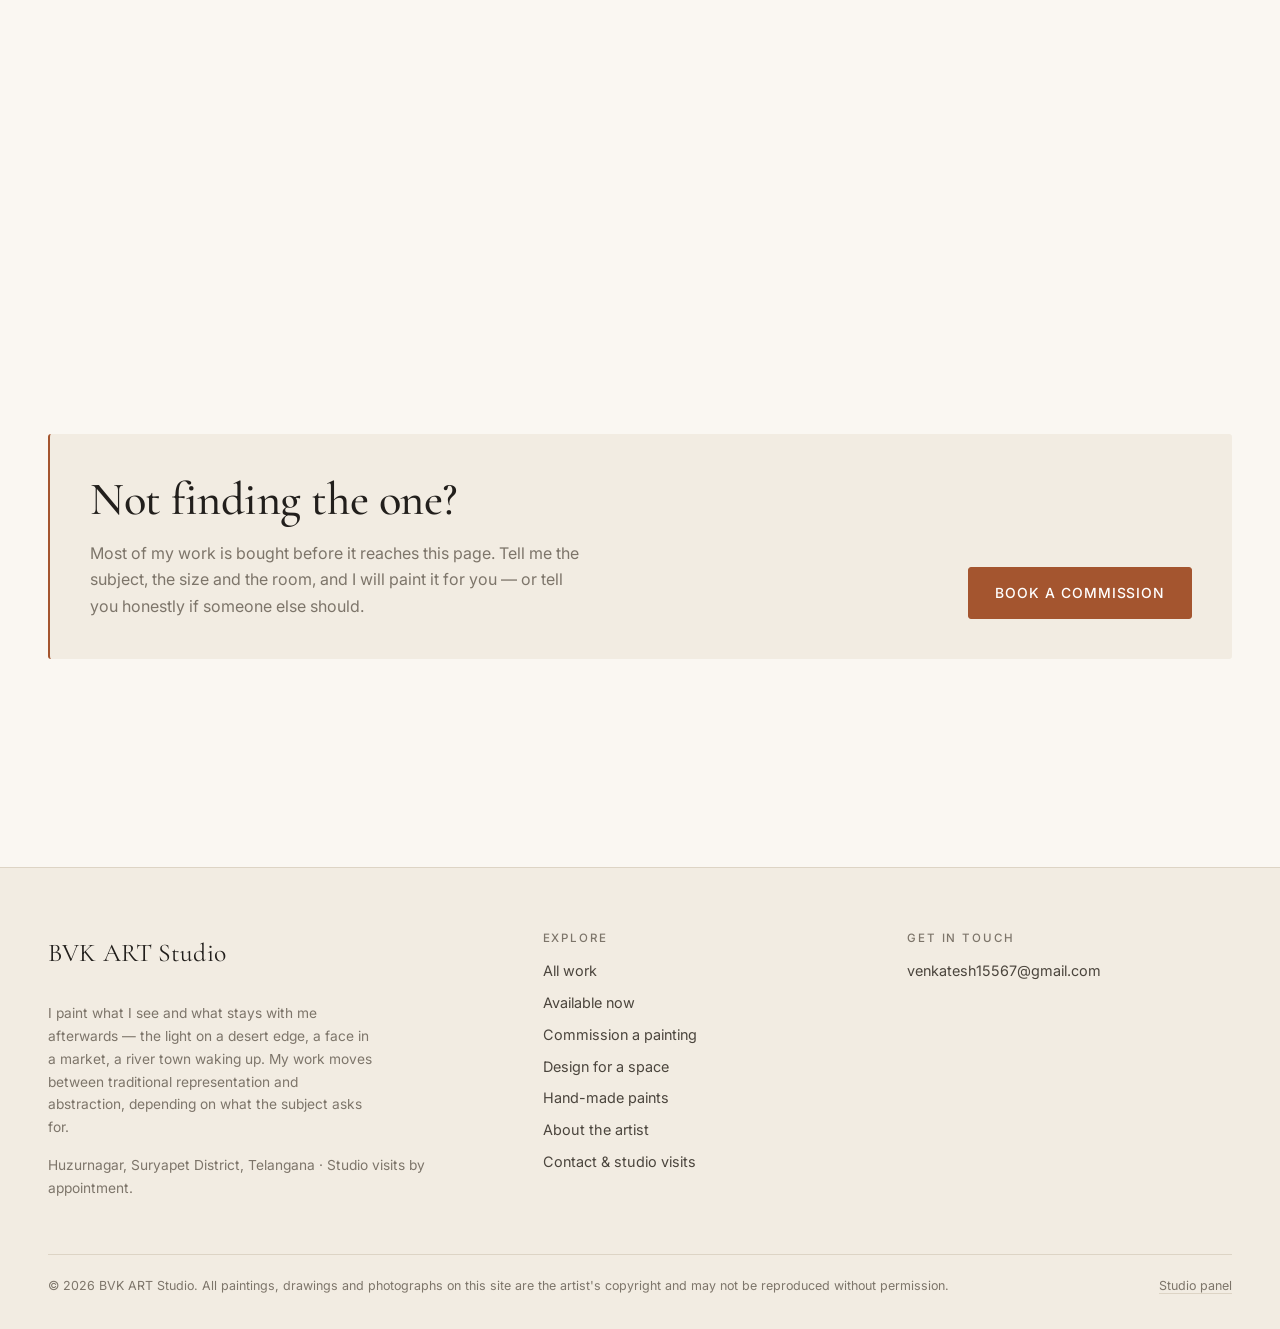
<file: site/gallery.html>
<!doctype html>
<html lang="en">
<head>
  <meta charset="utf-8">
  <meta name="viewport" content="width=device-width, initial-scale=1">
  <title>The collection — BVK ART Studio</title>
  <meta name="description" content="Browse original paintings and drawings by subject: landscapes, portraits, life studies, traditional and abstract work, India's states, deserts, mountains, rivers and political life.">
  <meta property="og:title" content="The collection — BVK ART Studio">
  <meta property="og:description" content="Browse original paintings and drawings by subject: landscapes, portraits, life studies, traditional and abstract work, India's states, deserts, mountains, rivers and political life.">
  <meta property="og:type" content="website">
  <meta property="og:site_name" content="BVK ART Studio">
  <link rel="icon" href="data:image/svg+xml,%3Csvg xmlns='http://www.w3.org/2000/svg' viewBox='0 0 32 32'%3E%3Crect width='32' height='32' rx='5' fill='%23a4552f'/%3E%3Ctext x='16' y='21' text-anchor='middle' font-family='Georgia,serif' font-size='12.5' font-weight='700' fill='%23faf7f2'%3EBVK%3C/text%3E%3C/svg%3E">
  <link rel="preconnect" href="https://fonts.googleapis.com">
  <link rel="preconnect" href="https://fonts.gstatic.com" crossorigin>
  <link href="https://fonts.googleapis.com/css2?family=Cormorant+Garamond:ital,wght@0,400;0,500;0,600;1,400&family=Inter:wght@400;500;600&display=swap" rel="stylesheet">
  <link rel="stylesheet" href="assets/css/style.css">
</head>
<body>
<a class="visually-hidden" href="#main">Skip to content</a>

<header class="site-header">
  <div class="wrap site-header__inner">
    <a class="brand" href="index.html" aria-label="BVK ART Studio — home">
      <svg class="brand__mark" viewBox="0 0 40 40" width="38" height="38" aria-hidden="true" focusable="false">
        <rect width="40" height="40" rx="6" fill="var(--accent)"></rect>
        <text x="20" y="26" text-anchor="middle" font-family="Cormorant Garamond, Georgia, serif"
              font-size="16" font-weight="600" fill="var(--paper)">BVK</text>
      </svg>
      <span class="brand__text">
        <span class="brand__name" data-site="artist.studio">BVK ART Studio</span>
        <span class="brand__role" data-site="artist.role">Painter &amp; Draughtsman</span>
      </span>
    </a>
    <button class="nav-toggle" aria-expanded="false" aria-controls="nav" aria-label="Menu">
      <span></span><span></span><span></span>
    </button>
    <nav class="nav" id="nav" aria-label="Main">
      <a href="gallery.html">Work</a>
      <a href="commission.html">Commissions</a>
      <a href="spaces.html">For Spaces</a>
      <a href="shop.html">Materials</a>
      <a href="about.html">About</a>
      <a href="contact.html">Contact</a>
      <a class="btn btn--sm" href="commission.html">Book a Commission</a>
    </nav>
  </div>
</header>

<main id="main">

<section class="section" style="padding-bottom:0">
  <div class="wrap">
    <span class="eyebrow">The collection</span>
    <h1 id="gallery-title">The collection</h1>
    <p class="lede" id="gallery-blurb">Originals, studies and drawings.</p>
  </div>
</section>

<section class="section">
  <div class="wrap">
    <div class="filters">
      <div class="filters__row" id="theme-chips" role="group" aria-label="Filter by subject"></div>
      <div class="filters__row" style="margin-top:.8rem">
        <label class="visually-hidden" for="f-search">Search the collection</label>
        <input class="input" id="f-search" type="search" placeholder="Search title, place or medium…" style="min-width:min(260px,100%)">
        <label class="visually-hidden" for="f-style">Style</label>
        <select class="select" id="f-style"></select>
        <label class="visually-hidden" for="f-medium">Medium</label>
        <select class="select" id="f-medium"></select>
        <label class="visually-hidden" for="f-status">Availability</label>
        <select class="select" id="f-status">
          <option value="all">Any availability</option>
          <option value="forsale">For sale</option>
          <option value="available">Available</option>
          <option value="reserved">Reserved</option>
          <option value="sold">Sold</option>
          <option value="nfs">Not for sale</option>
        </select>
        <label class="visually-hidden" for="f-sort">Sort</label>
        <select class="select" id="f-sort">
          <option value="newest">Newest first</option>
          <option value="priceUp">Price: low to high</option>
          <option value="priceDown">Price: high to low</option>
          <option value="largest">Largest first</option>
          <option value="title">Title A–Z</option>
        </select>
        <button class="chip" id="f-clear" type="button">Clear</button>
        <span class="filters__count" id="result-count"></span>
      </div>
    </div>

    <div class="grid grid--3" id="gallery-grid"></div>

    <noscript><p class="lede">This gallery needs JavaScript switched on to filter and display the paintings.
      If it does not load, please write to the studio and I will send images by email.</p></noscript>

    <div class="panel panel--edge" style="margin-top:clamp(3rem,7vw,5rem)">
      <div class="head-row">
        <div style="max-width:50ch">
          <h2 style="margin-bottom:.3em">Not finding the one?</h2>
          <p class="muted" style="margin:0">Most of my work is bought before it reaches this page. Tell me the
            subject, the size and the room, and I will paint it for you — or tell you honestly if someone else should.</p>
        </div>
        <a class="btn btn--accent" href="commission.html">Book a commission</a>
      </div>
    </div>
  </div>
</section>
</main>

<footer class="site-footer">
  <div class="wrap">
    <div class="footer__grid">
      <div>
        <p class="brand__name serif" style="font-size:1.6rem" data-site="artist.studio">BVK ART Studio</p>
        <p class="small muted" style="max-width:36ch" data-site="artist.shortBio">Painter.</p>
        <p class="small muted"><span data-site="artist.location">City, India</span> · <span data-site="artist.studioNote">Studio visits by appointment.</span></p>
      </div>
      <div>
        <h4>Explore</h4>
        <ul class="footer__links">
          <li><a href="gallery.html">All work</a></li>
          <li><a href="gallery.html?status=available">Available now</a></li>
          <li><a href="commission.html">Commission a painting</a></li>
          <li><a href="spaces.html">Design for a space</a></li>
          <li><a href="shop.html">Hand-made paints</a></li>
          <li><a href="about.html">About the artist</a></li>
          <li><a href="contact.html">Contact &amp; studio visits</a></li>
        </ul>
      </div>
      <div>
        <h4>Get in touch</h4>
        <ul class="footer__links">
          <li><a data-site-attr="href:contact.email|mailto:" data-site-fill href="mailto:you@example.com">you@example.com</a></li>
          <li><a data-site-attr="href:contact.phone|tel:" data-site-fill href="tel:">Phone</a></li>
          <li><a data-site-attr="href:contact.whatsapp|https://wa.me/" href="#">WhatsApp</a></li>
          <li><a data-site-attr="href:contact.instagram|" href="#">Instagram</a></li>
        </ul>
      </div>
    </div>
    <div class="footer__bottom">
      <span>© <span id="year">2026</span> <span id="copyline">BVK ART Studio</span>. All paintings, drawings and photographs on this site are the artist's copyright and may not be reproduced without permission.</span>
      <span><a href="admin.html">Studio panel</a></span>
    </div>
  </div>
</footer>

<script src="data/site.js"></script>
<script src="data/artworks.js"></script>
<script src="assets/js/app.js"></script>
<script src="assets/js/gallery.js"></script>
</body>
</html>
</file>
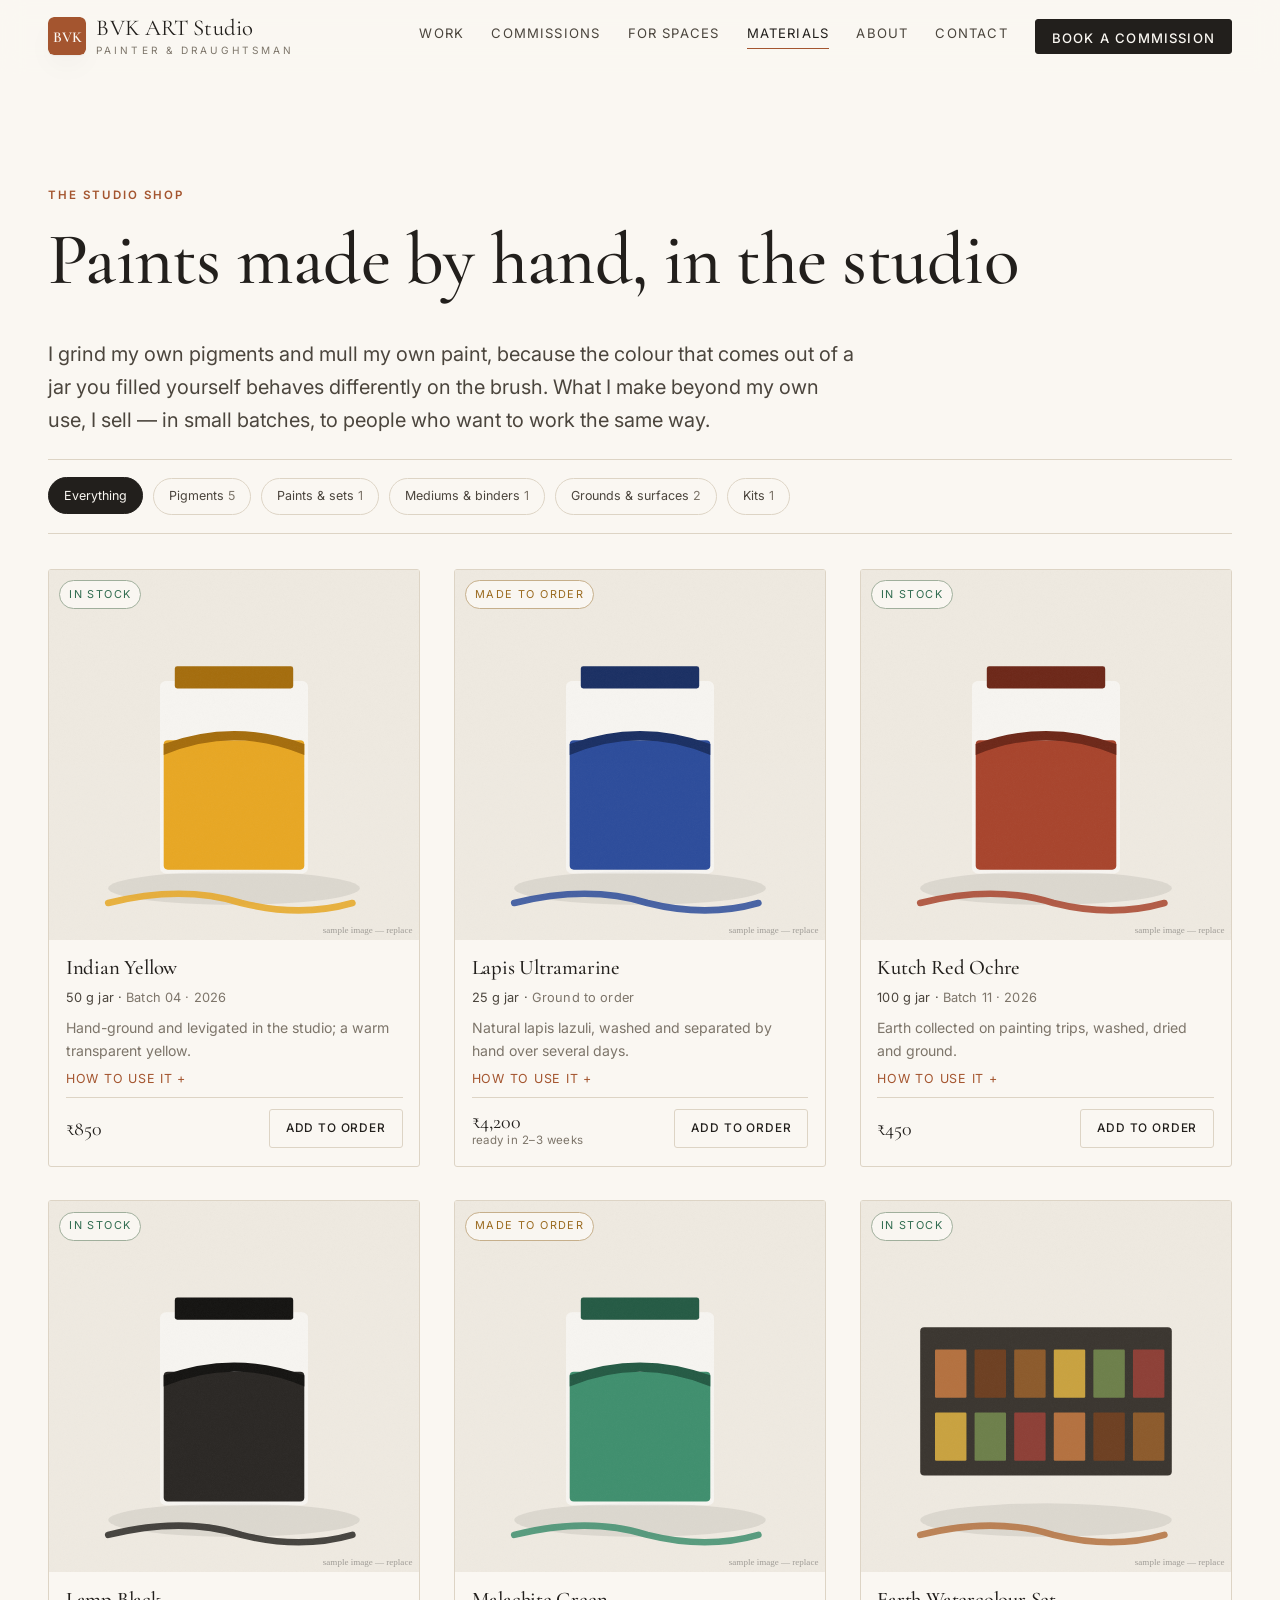
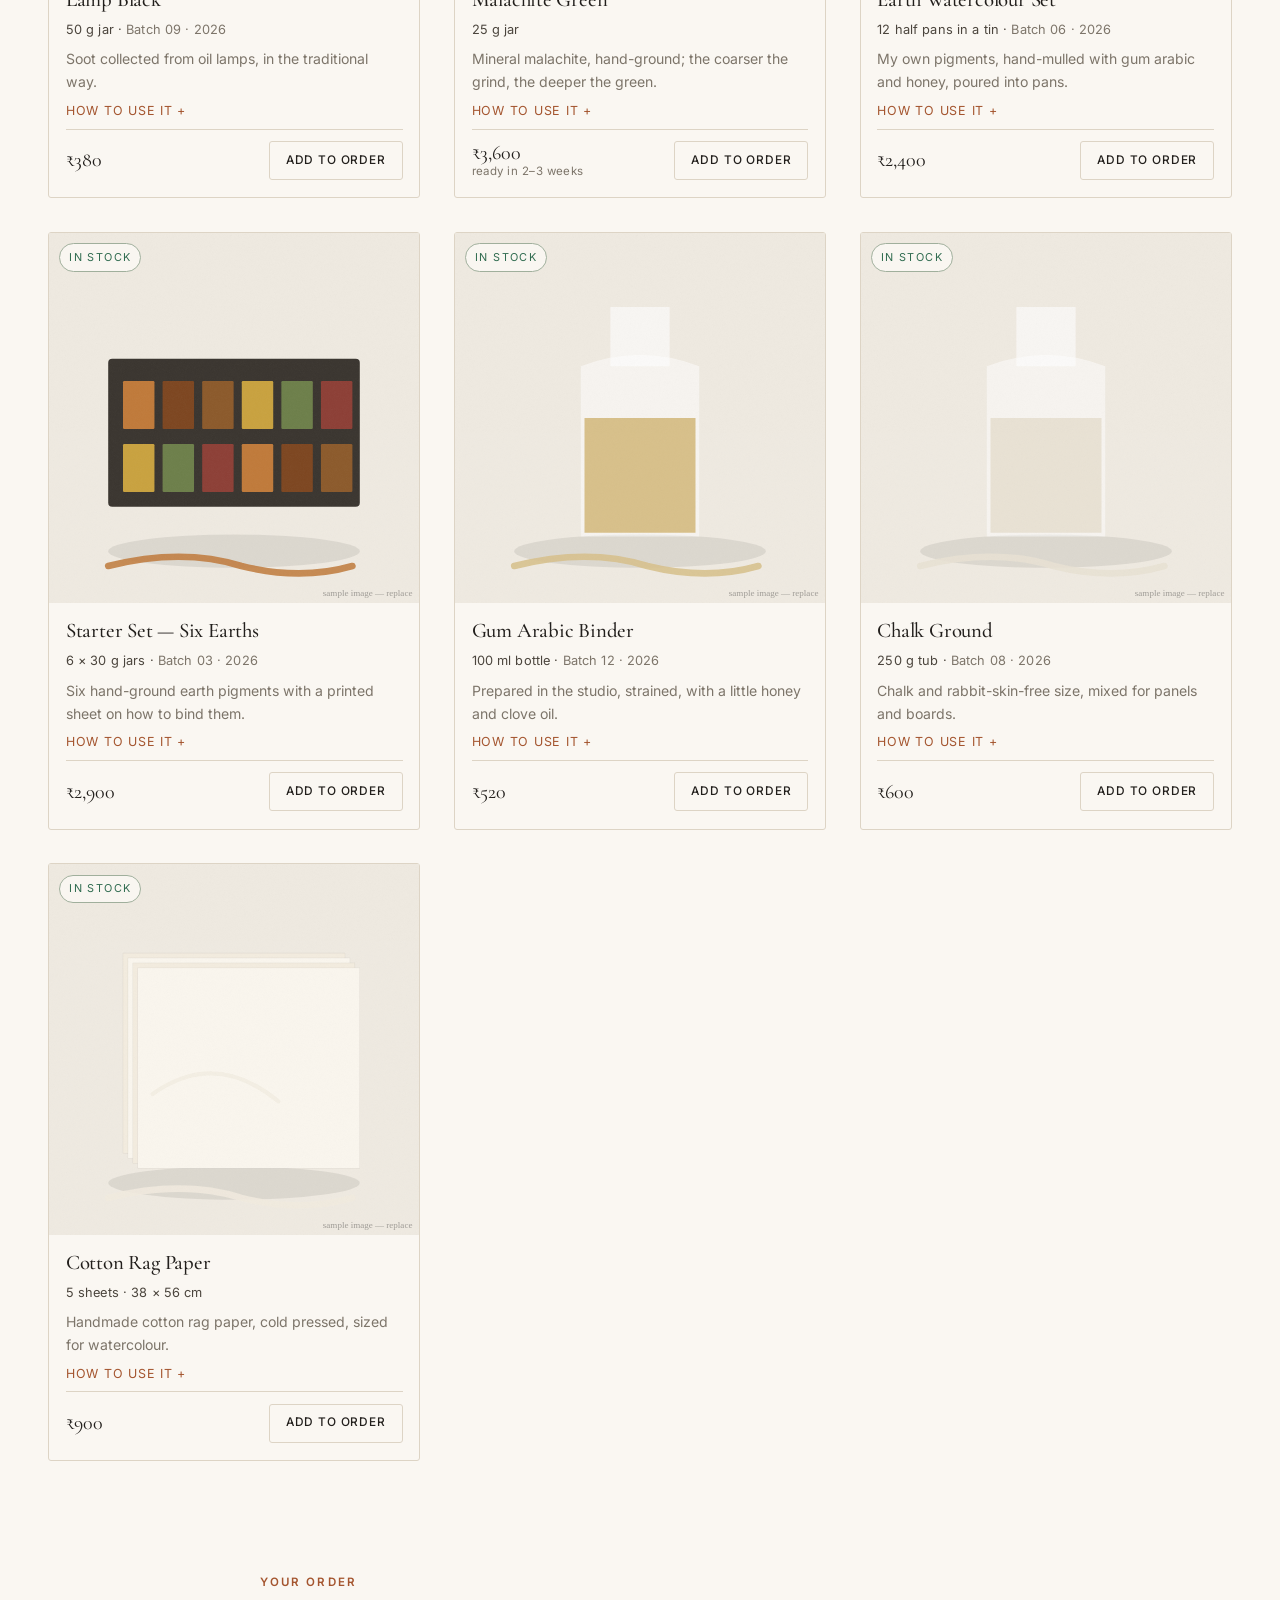
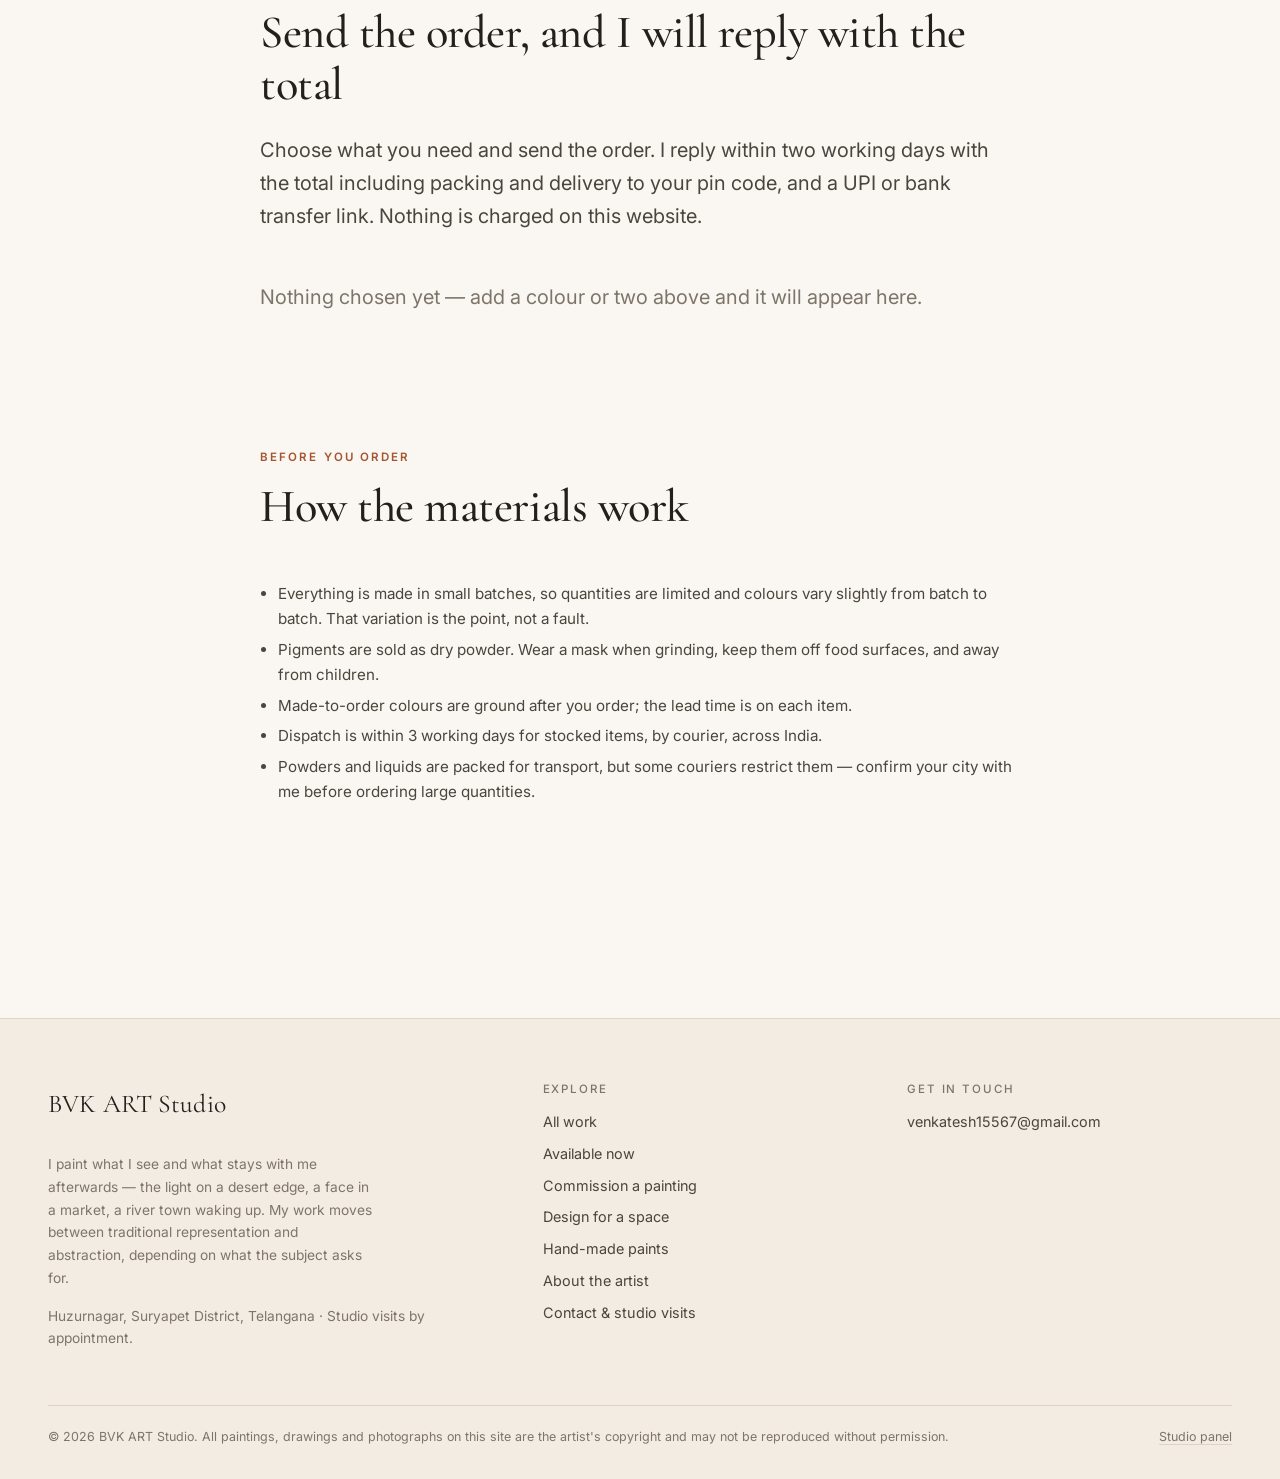
<file: site/shop.html>
<!doctype html>
<html lang="en">
<head>
  <meta charset="utf-8">
  <meta name="viewport" content="width=device-width, initial-scale=1">
  <title>Hand-made paints &amp; pigments — BVK ART Studio</title>
  <meta name="description" content="Hand-ground pigments, hand-mulled watercolours, binders and grounds, made in small batches in the artist's studio and sold direct.">
  <meta property="og:title" content="Hand-made paints &amp; pigments — BVK ART Studio">
  <meta property="og:description" content="Hand-ground pigments, hand-mulled watercolours, binders and grounds, made in small batches in the artist's studio and sold direct.">
  <meta property="og:type" content="website">
  <meta property="og:site_name" content="BVK ART Studio">
  <link rel="icon" href="data:image/svg+xml,%3Csvg xmlns='http://www.w3.org/2000/svg' viewBox='0 0 32 32'%3E%3Crect width='32' height='32' rx='5' fill='%23a4552f'/%3E%3Ctext x='16' y='21' text-anchor='middle' font-family='Georgia,serif' font-size='12.5' font-weight='700' fill='%23faf7f2'%3EBVK%3C/text%3E%3C/svg%3E">
  <link rel="preconnect" href="https://fonts.googleapis.com">
  <link rel="preconnect" href="https://fonts.gstatic.com" crossorigin>
  <link href="https://fonts.googleapis.com/css2?family=Cormorant+Garamond:ital,wght@0,400;0,500;0,600;1,400&family=Inter:wght@400;500;600&display=swap" rel="stylesheet">
  <link rel="stylesheet" href="assets/css/style.css">
</head>
<body>
<a class="visually-hidden" href="#main">Skip to content</a>

<header class="site-header">
  <div class="wrap site-header__inner">
    <a class="brand" href="index.html" aria-label="BVK ART Studio — home">
      <svg class="brand__mark" viewBox="0 0 40 40" width="38" height="38" aria-hidden="true" focusable="false">
        <rect width="40" height="40" rx="6" fill="var(--accent)"></rect>
        <text x="20" y="26" text-anchor="middle" font-family="Cormorant Garamond, Georgia, serif"
              font-size="16" font-weight="600" fill="var(--paper)">BVK</text>
      </svg>
      <span class="brand__text">
        <span class="brand__name" data-site="artist.studio">BVK ART Studio</span>
        <span class="brand__role" data-site="artist.role">Painter &amp; Draughtsman</span>
      </span>
    </a>
    <button class="nav-toggle" aria-expanded="false" aria-controls="nav" aria-label="Menu">
      <span></span><span></span><span></span>
    </button>
    <nav class="nav" id="nav" aria-label="Main">
      <a href="gallery.html">Work</a>
      <a href="commission.html">Commissions</a>
      <a href="spaces.html">For Spaces</a>
      <a href="shop.html">Materials</a>
      <a href="about.html">About</a>
      <a href="contact.html">Contact</a>
      <a class="btn btn--sm" href="commission.html">Book a Commission</a>
    </nav>
  </div>
</header>

<main id="main">

<section class="section" style="padding-bottom:0">
  <div class="wrap">
    <span class="eyebrow">The studio shop</span>
    <h1 data-site="shop.heading">Paints made by hand, in the studio</h1>
    <p class="lede" data-site="shop.intro">Hand-ground pigments and hand-mulled paint, in small batches.</p>
  </div>
</section>

<section class="section">
  <div class="wrap">
    <div class="filters">
      <div class="filters__row" id="shop-chips" role="group" aria-label="Filter materials"></div>
    </div>
    <p class="lede" id="shop-blurb" style="margin-top:-1rem;margin-bottom:2rem"></p>
    <div class="grid grid--3" id="shop-grid"></div>
    <noscript><p class="lede">The shop needs JavaScript switched on. Write to the studio and
      I will send you the current list of colours and prices by email.</p></noscript>
  </div>
</section>

<section class="section" id="order">
  <div class="wrap-narrow">
    <div class="section-head">
      <span class="eyebrow">Your order</span>
      <h2>Send the order, and I will reply with the total</h2>
      <p class="lede" id="order-note"></p>
    </div>

    <p class="lede muted" id="order-empty">Nothing chosen yet — add a colour or two above and it
      will appear here.</p>

    <div id="order-lines" class="table-scroll"></div>

    <form class="form panel" id="order-form" data-enquiry="Materials order" novalidate hidden>
      <div style="position:absolute;left:-9999px" aria-hidden="true"><input type="text" name="_gotcha" tabindex="-1" autocomplete="off"></div>
      <input type="hidden" name="items" value="">
      <input type="hidden" name="items_total" value="">
      <div class="row">
        <div class="field"><label for="o-name">Your name *</label><input class="input" id="o-name" name="name" required autocomplete="name"></div>
        <div class="field"><label for="o-email">Email *</label><input class="input" id="o-email" name="email" type="email" required autocomplete="email"></div>
      </div>
      <div class="row">
        <div class="field"><label for="o-phone">Phone or WhatsApp *</label><input class="input" id="o-phone" name="phone" required autocomplete="tel">
          <span class="hint">Couriers ask for a number they can call.</span></div>
        <div class="field"><label for="o-pin">PIN code</label><input class="input" id="o-pin" name="pincode" inputmode="numeric" autocomplete="postal-code"></div>
      </div>
      <div class="field"><label for="o-address">Delivery address</label>
        <textarea class="textarea" id="o-address" name="address" style="min-height:90px" autocomplete="street-address"></textarea></div>
      <div class="field"><label for="o-notes">Notes</label>
        <textarea class="textarea" id="o-notes" name="message" style="min-height:80px"
          placeholder="Coarse or fine grind, a colour you are trying to match, a date you need it by."></textarea></div>
      <label class="check"><input type="checkbox" name="consent" required>
        <span data-site="forms.consentText">I agree to be contacted about this order.</span></label>
      <div class="form-status" role="status"></div>
      <div class="hero__actions" style="margin-top:0">
        <button class="btn btn--accent" type="submit">Send the order</button>
        <button class="chip" type="button" id="order-clear">Clear the order</button>
      </div>
    </form>
  </div>
</section>

<section class="section">
  <div class="wrap-narrow">
    <div class="section-head"><span class="eyebrow">Before you order</span><h2>How the materials work</h2></div>
    <ul class="terms" id="shop-terms" style="font-size:.95rem;color:var(--ink-2)"></ul>
  </div>
</section>

<div class="order-bar" id="order-bar" hidden>
  <span id="order-bar-count"></span>
  <a href="#order">Review order</a>
</div>
</main>

<footer class="site-footer">
  <div class="wrap">
    <div class="footer__grid">
      <div>
        <p class="brand__name serif" style="font-size:1.6rem" data-site="artist.studio">BVK ART Studio</p>
        <p class="small muted" style="max-width:36ch" data-site="artist.shortBio">Painter.</p>
        <p class="small muted"><span data-site="artist.location">City, India</span> · <span data-site="artist.studioNote">Studio visits by appointment.</span></p>
      </div>
      <div>
        <h4>Explore</h4>
        <ul class="footer__links">
          <li><a href="gallery.html">All work</a></li>
          <li><a href="gallery.html?status=available">Available now</a></li>
          <li><a href="commission.html">Commission a painting</a></li>
          <li><a href="spaces.html">Design for a space</a></li>
          <li><a href="shop.html">Hand-made paints</a></li>
          <li><a href="about.html">About the artist</a></li>
          <li><a href="contact.html">Contact &amp; studio visits</a></li>
        </ul>
      </div>
      <div>
        <h4>Get in touch</h4>
        <ul class="footer__links">
          <li><a data-site-attr="href:contact.email|mailto:" data-site-fill href="mailto:you@example.com">you@example.com</a></li>
          <li><a data-site-attr="href:contact.phone|tel:" data-site-fill href="tel:">Phone</a></li>
          <li><a data-site-attr="href:contact.whatsapp|https://wa.me/" href="#">WhatsApp</a></li>
          <li><a data-site-attr="href:contact.instagram|" href="#">Instagram</a></li>
        </ul>
      </div>
    </div>
    <div class="footer__bottom">
      <span>© <span id="year">2026</span> <span id="copyline">BVK ART Studio</span>. All paintings, drawings and photographs on this site are the artist's copyright and may not be reproduced without permission.</span>
      <span><a href="admin.html">Studio panel</a></span>
    </div>
  </div>
</footer>

<script src="data/site.js"></script>
<script src="data/artworks.js"></script>
<script src="assets/js/app.js"></script>
<script src="data/products.js"></script>
<script src="assets/js/shop.js"></script>
</body>
</html>
</file>
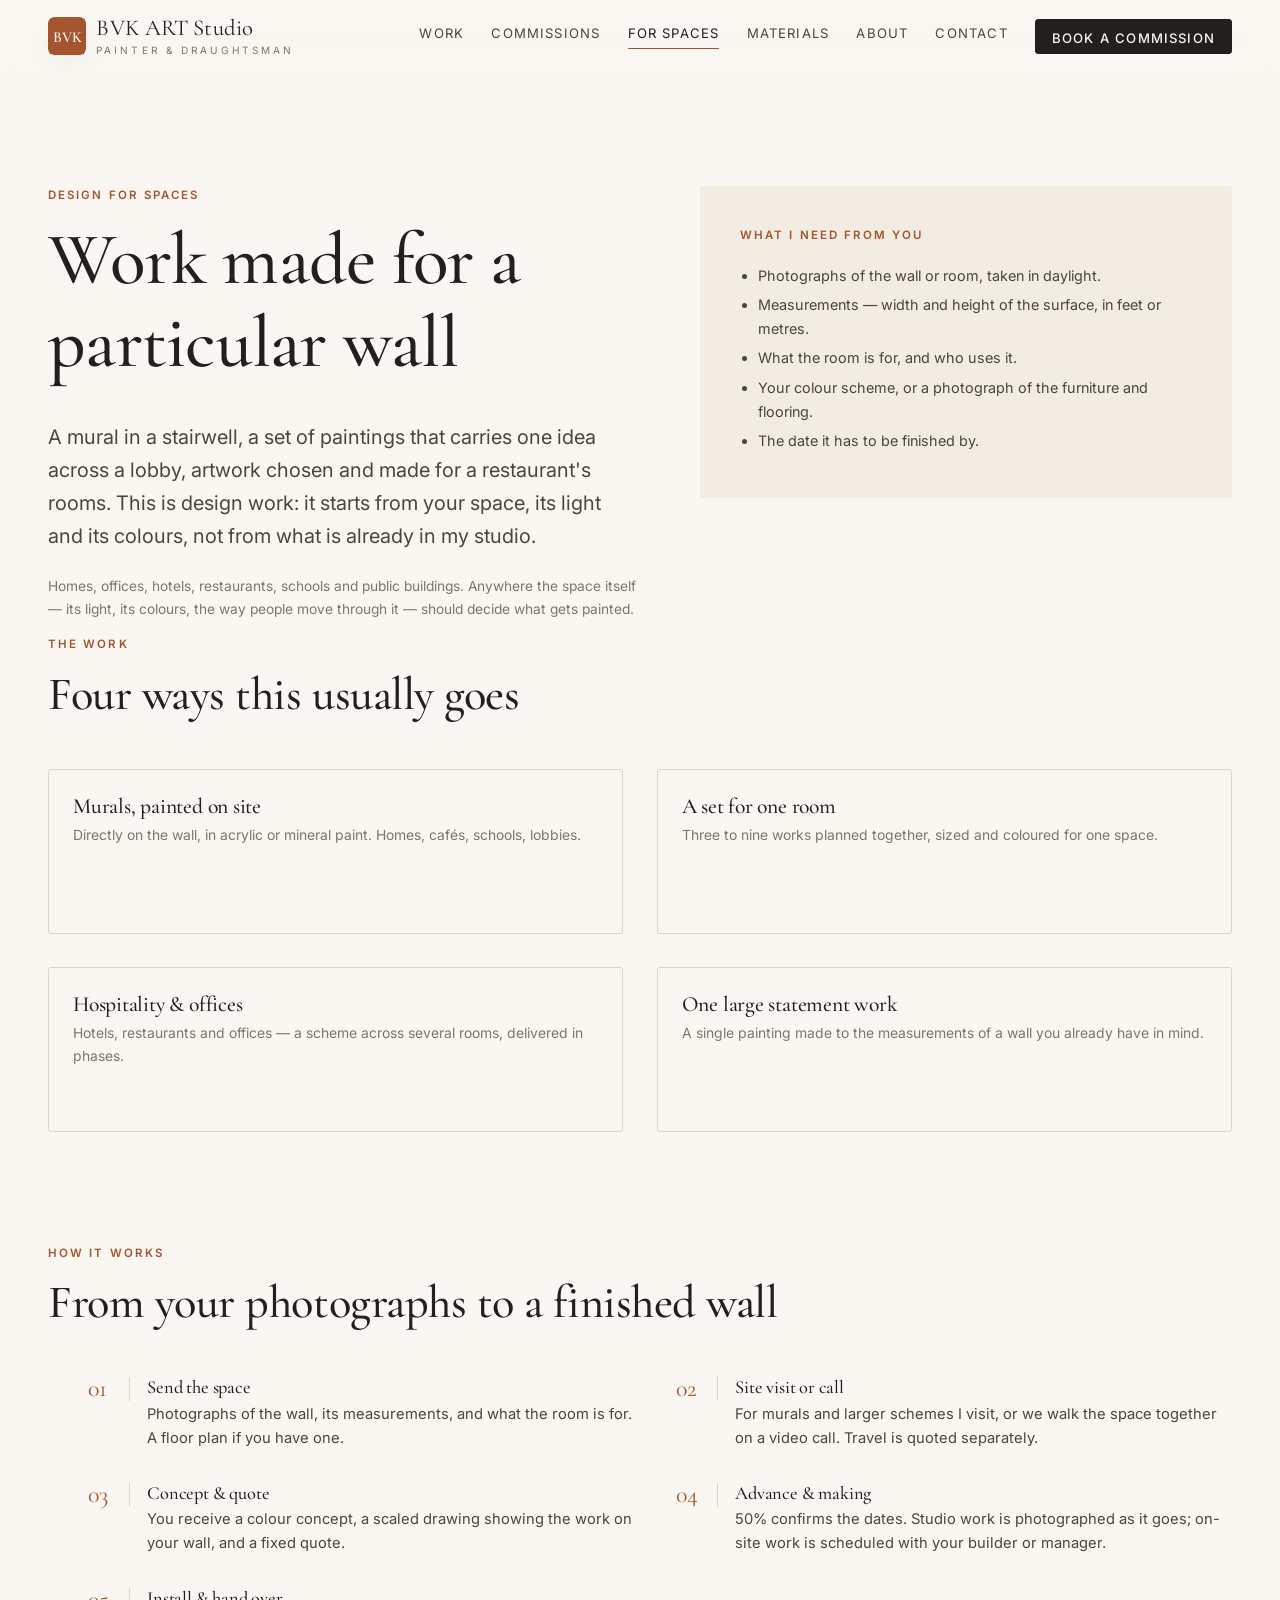
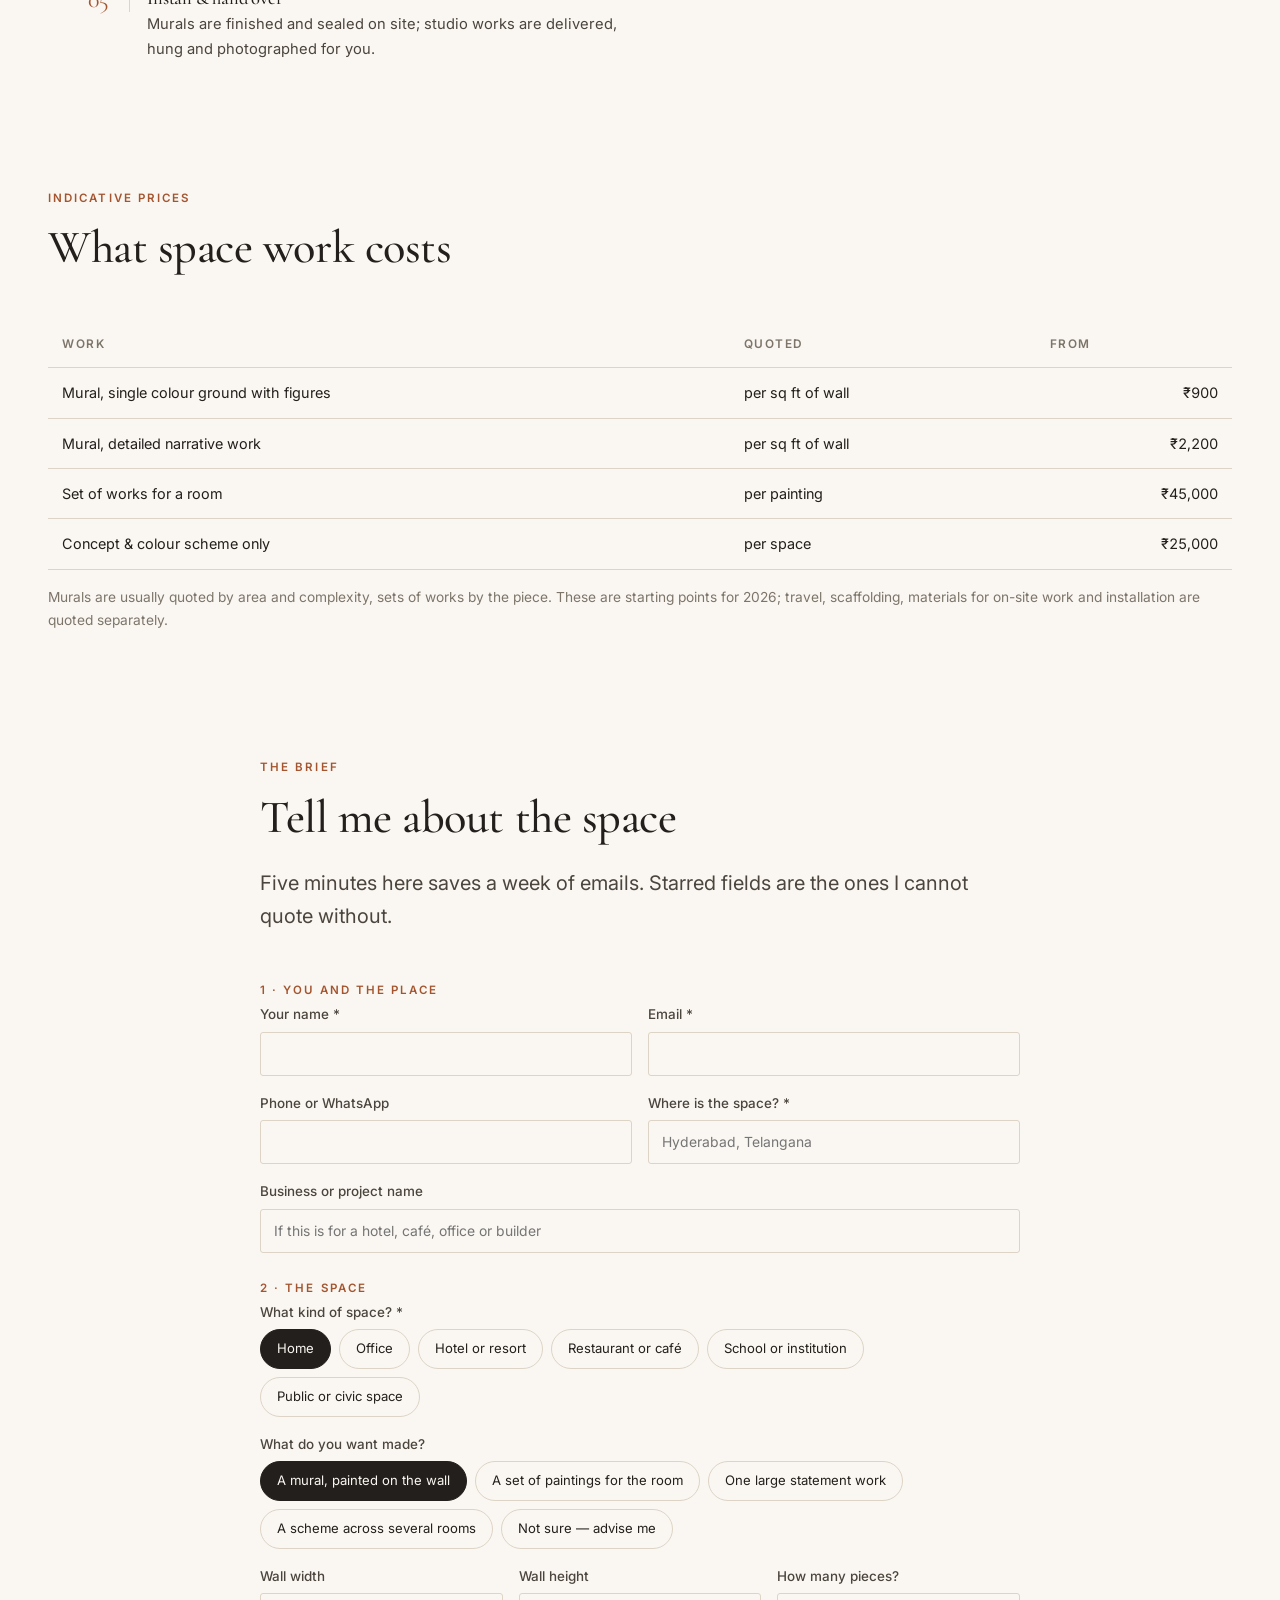
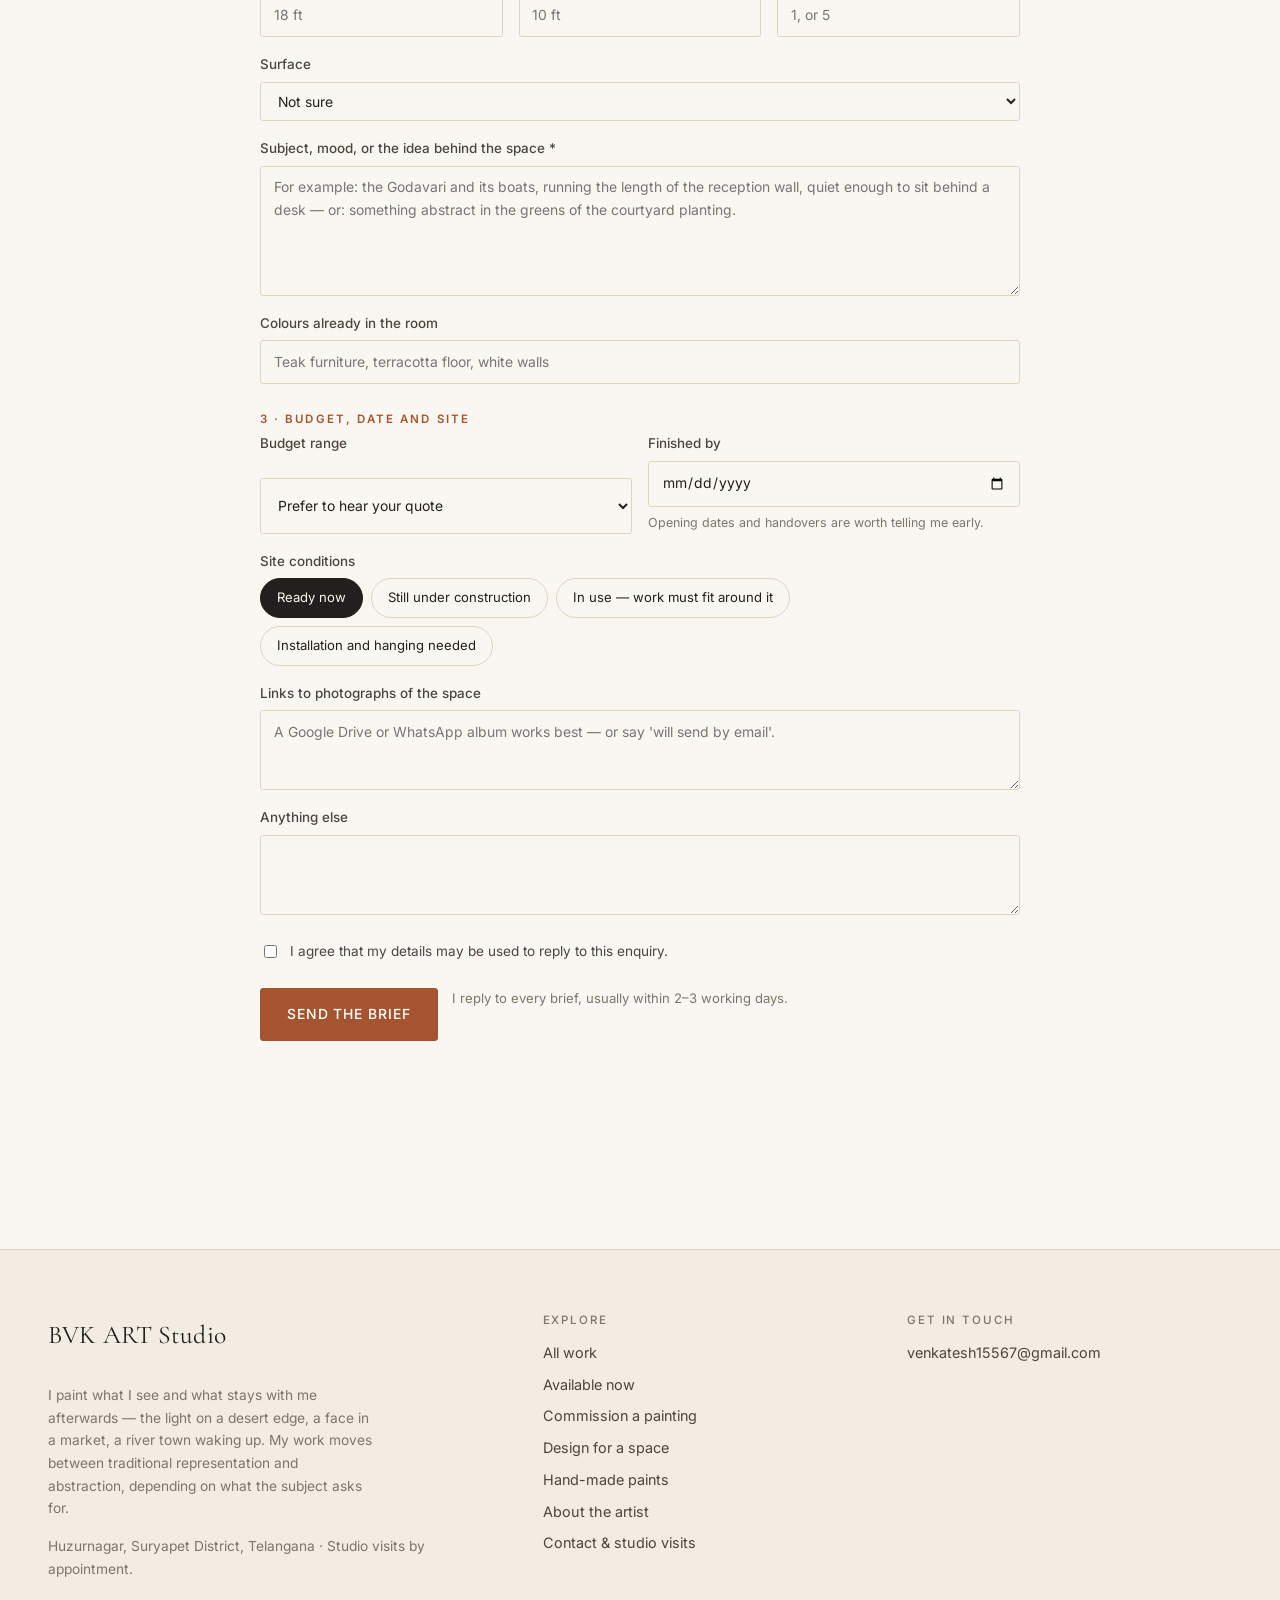
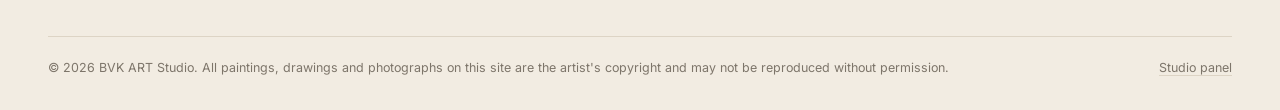
<file: site/spaces.html>
<!doctype html>
<html lang="en">
<head>
  <meta charset="utf-8">
  <meta name="viewport" content="width=device-width, initial-scale=1">
  <title>Design for spaces — BVK ART Studio</title>
  <meta name="description" content="Murals, sets of paintings and colour schemes designed for homes, offices, hotels, restaurants and public buildings — from your photographs and measurements to a finished wall.">
  <meta property="og:title" content="Design for spaces — BVK ART Studio">
  <meta property="og:description" content="Murals, sets of paintings and colour schemes designed for homes, offices, hotels, restaurants and public buildings — from your photographs and measurements to a finished wall.">
  <meta property="og:type" content="website">
  <meta property="og:site_name" content="BVK ART Studio">
  <link rel="icon" href="data:image/svg+xml,%3Csvg xmlns='http://www.w3.org/2000/svg' viewBox='0 0 32 32'%3E%3Crect width='32' height='32' rx='5' fill='%23a4552f'/%3E%3Ctext x='16' y='21' text-anchor='middle' font-family='Georgia,serif' font-size='12.5' font-weight='700' fill='%23faf7f2'%3EBVK%3C/text%3E%3C/svg%3E">
  <link rel="preconnect" href="https://fonts.googleapis.com">
  <link rel="preconnect" href="https://fonts.gstatic.com" crossorigin>
  <link href="https://fonts.googleapis.com/css2?family=Cormorant+Garamond:ital,wght@0,400;0,500;0,600;1,400&family=Inter:wght@400;500;600&display=swap" rel="stylesheet">
  <link rel="stylesheet" href="assets/css/style.css">
</head>
<body>
<a class="visually-hidden" href="#main">Skip to content</a>

<header class="site-header">
  <div class="wrap site-header__inner">
    <a class="brand" href="index.html" aria-label="BVK ART Studio — home">
      <svg class="brand__mark" viewBox="0 0 40 40" width="38" height="38" aria-hidden="true" focusable="false">
        <rect width="40" height="40" rx="6" fill="var(--accent)"></rect>
        <text x="20" y="26" text-anchor="middle" font-family="Cormorant Garamond, Georgia, serif"
              font-size="16" font-weight="600" fill="var(--paper)">BVK</text>
      </svg>
      <span class="brand__text">
        <span class="brand__name" data-site="artist.studio">BVK ART Studio</span>
        <span class="brand__role" data-site="artist.role">Painter &amp; Draughtsman</span>
      </span>
    </a>
    <button class="nav-toggle" aria-expanded="false" aria-controls="nav" aria-label="Menu">
      <span></span><span></span><span></span>
    </button>
    <nav class="nav" id="nav" aria-label="Main">
      <a href="gallery.html">Work</a>
      <a href="commission.html">Commissions</a>
      <a href="spaces.html">For Spaces</a>
      <a href="shop.html">Materials</a>
      <a href="about.html">About</a>
      <a href="contact.html">Contact</a>
      <a class="btn btn--sm" href="commission.html">Book a Commission</a>
    </nav>
  </div>
</header>

<main id="main">

<section class="section" style="padding-bottom:0">
  <div class="wrap hero__grid" style="align-items:start">
    <div>
      <span class="eyebrow">Design for spaces</span>
      <h1 id="space-heading">Work made for a particular wall</h1>
      <p class="lede" id="space-intro"></p>
      <p class="small muted">Homes, offices, hotels, restaurants, schools and public buildings.
        Anywhere the space itself — its light, its colours, the way people move through it —
        should decide what gets painted.</p>
    </div>
    <div class="panel">
      <span class="eyebrow">What I need from you</span>
      <ul class="terms" style="font-size:.9rem;color:var(--ink-2)">
        <li>Photographs of the wall or room, taken in daylight.</li>
        <li>Measurements — width and height of the surface, in feet or metres.</li>
        <li>What the room is for, and who uses it.</li>
        <li>Your colour scheme, or a photograph of the furniture and flooring.</li>
        <li>The date it has to be finished by.</li>
      </ul>
    </div>
  </div>
</section>

<section class="section">
  <div class="wrap">
    <div class="section-head reveal"><span class="eyebrow">The work</span><h2>Four ways this usually goes</h2></div>
    <div class="grid grid--2" id="space-types"></div>
  </div>
</section>

<section class="section">
  <div class="wrap">
    <div class="section-head reveal"><span class="eyebrow">How it works</span><h2>From your photographs to a finished wall</h2></div>
    <ol class="steps grid grid--2" id="space-steps" style="gap:2rem"></ol>
  </div>
</section>

<section class="section" id="space-pricing">
  <div class="wrap">
    <div class="section-head reveal"><span class="eyebrow">Indicative prices</span><h2>What space work costs</h2></div>
    <div class="table-scroll"><table class="table" id="space-price-table"></table></div>
    <p class="small muted" id="space-price-note" style="margin-top:1rem"></p>
  </div>
</section>

<section class="section">
  <div class="wrap-narrow">
    <div class="section-head reveal">
      <span class="eyebrow">The brief</span>
      <h2>Tell me about the space</h2>
      <p class="lede">Five minutes here saves a week of emails. Starred fields are the ones
        I cannot quote without.</p>
    </div>

    <form class="form" id="space-form" data-enquiry="Design for a space" novalidate>
      <div style="position:absolute;left:-9999px" aria-hidden="true"><input type="text" name="_gotcha" tabindex="-1" autocomplete="off"></div>

      <fieldset class="fieldset">
        <legend class="fieldset__legend">1 · You and the place</legend>
        <div class="row">
          <div class="field"><label for="s-name">Your name *</label><input class="input" id="s-name" name="name" required></div>
          <div class="field"><label for="s-email">Email *</label><input class="input" id="s-email" name="email" type="email" required></div>
        </div>
        <div class="row">
          <div class="field"><label for="s-phone">Phone or WhatsApp</label><input class="input" id="s-phone" name="phone"></div>
          <div class="field"><label for="s-city">Where is the space? *</label><input class="input" id="s-city" name="city" required placeholder="Hyderabad, Telangana"></div>
        </div>
        <div class="field"><label for="s-org">Business or project name</label><input class="input" id="s-org" name="organisation" placeholder="If this is for a hotel, café, office or builder"></div>
      </fieldset>

      <fieldset class="fieldset">
        <legend class="fieldset__legend">2 · The space</legend>
        <div class="field"><span class="field__label">What kind of space? *</span>
          <div class="choices">
            <label class="choice"><input type="radio" name="space_type" value="Home" checked><span>Home</span></label>
            <label class="choice"><input type="radio" name="space_type" value="Office"><span>Office</span></label>
            <label class="choice"><input type="radio" name="space_type" value="Hotel or resort"><span>Hotel or resort</span></label>
            <label class="choice"><input type="radio" name="space_type" value="Restaurant or café"><span>Restaurant or café</span></label>
            <label class="choice"><input type="radio" name="space_type" value="School or institution"><span>School or institution</span></label>
            <label class="choice"><input type="radio" name="space_type" value="Public or civic space"><span>Public or civic space</span></label>
          </div>
        </div>
        <p class="hint" id="space-visit-note" hidden>On-site work usually needs a visit before I can
          quote. Travel and stay are quoted separately, at cost.</p>
        <div class="field"><span class="field__label">What do you want made?</span>
          <div class="choices">
            <label class="choice"><input type="radio" name="work_type" value="A mural, painted on the wall" checked><span>A mural, painted on the wall</span></label>
            <label class="choice"><input type="radio" name="work_type" value="A set of paintings for the room"><span>A set of paintings for the room</span></label>
            <label class="choice"><input type="radio" name="work_type" value="One large statement work"><span>One large statement work</span></label>
            <label class="choice"><input type="radio" name="work_type" value="A scheme across several rooms"><span>A scheme across several rooms</span></label>
            <label class="choice"><input type="radio" name="work_type" value="Not sure — advise me"><span>Not sure — advise me</span></label>
          </div>
        </div>
        <div class="row--3 row">
          <div class="field"><label for="s-width">Wall width</label><input class="input" id="s-width" name="wall_width" placeholder="18 ft"></div>
          <div class="field"><label for="s-height">Wall height</label><input class="input" id="s-height" name="wall_height" placeholder="10 ft"></div>
          <div class="field"><label for="s-count">How many pieces?</label><input class="input" id="s-count" name="piece_count" placeholder="1, or 5"></div>
        </div>
        <div class="field"><label for="s-surface">Surface</label>
          <select class="select" id="s-surface" name="surface">
            <option value="">Not sure</option>
            <option>Plastered and painted wall</option>
            <option>Bare brick or stone</option>
            <option>Concrete</option>
            <option>Wood panelling</option>
            <option>Canvas, to be hung</option>
            <option>Outdoor / exposed to weather</option>
          </select></div>
        <div class="field"><label for="s-subject">Subject, mood, or the idea behind the space *</label>
          <textarea class="textarea" id="s-subject" name="subject_matter" required
            placeholder="For example: the Godavari and its boats, running the length of the reception wall, quiet enough to sit behind a desk — or: something abstract in the greens of the courtyard planting."></textarea></div>
        <div class="field"><label for="s-colours">Colours already in the room</label>
          <input class="input" id="s-colours" name="colours" placeholder="Teak furniture, terracotta floor, white walls"></div>
      </fieldset>

      <fieldset class="fieldset">
        <legend class="fieldset__legend">3 · Budget, date and site</legend>
        <div class="row">
          <div class="field"><label for="s-budget">Budget range</label>
            <select class="select" id="s-budget" name="budget">
              <option value="">Prefer to hear your quote</option>
              <option>Under ₹50,000</option>
              <option>₹50,000 – ₹1,50,000</option>
              <option>₹1,50,000 – ₹5,00,000</option>
              <option>₹5,00,000 – ₹15,00,000</option>
              <option>Above ₹15,00,000</option>
            </select></div>
          <div class="field"><label for="s-deadline">Finished by</label>
            <input class="input" id="s-deadline" name="deadline" type="date">
            <span class="hint">Opening dates and handovers are worth telling me early.</span></div>
        </div>
        <div class="field"><span class="field__label">Site conditions</span>
          <div class="choices">
            <label class="choice"><input type="radio" name="site_status" value="Ready now" checked><span>Ready now</span></label>
            <label class="choice"><input type="radio" name="site_status" value="Still under construction"><span>Still under construction</span></label>
            <label class="choice"><input type="radio" name="site_status" value="In use — work must fit around it"><span>In use — work must fit around it</span></label>
            <label class="choice"><input type="radio" name="site_status" value="Installation and hanging needed"><span>Installation and hanging needed</span></label>
          </div>
        </div>
        <div class="field"><label for="s-photos">Links to photographs of the space</label>
          <textarea class="textarea" id="s-photos" name="reference_links" style="min-height:80px"
            placeholder="A Google Drive or WhatsApp album works best — or say 'will send by email'."></textarea></div>
        <div class="field"><label for="s-message">Anything else</label>
          <textarea class="textarea" id="s-message" name="message" style="min-height:80px"></textarea></div>
      </fieldset>

      <label class="check"><input type="checkbox" name="consent" required>
        <span data-site="forms.consentText">I agree to be contacted about this enquiry.</span></label>
      <div class="form-status" role="status"></div>
      <div class="hero__actions" style="margin-top:0">
        <button class="btn btn--accent" type="submit">Send the brief</button>
        <span class="form__note">I reply to every brief, usually within 2–3 working days.</span>
      </div>
    </form>
  </div>
</section>
</main>

<footer class="site-footer">
  <div class="wrap">
    <div class="footer__grid">
      <div>
        <p class="brand__name serif" style="font-size:1.6rem" data-site="artist.studio">BVK ART Studio</p>
        <p class="small muted" style="max-width:36ch" data-site="artist.shortBio">Painter.</p>
        <p class="small muted"><span data-site="artist.location">City, India</span> · <span data-site="artist.studioNote">Studio visits by appointment.</span></p>
      </div>
      <div>
        <h4>Explore</h4>
        <ul class="footer__links">
          <li><a href="gallery.html">All work</a></li>
          <li><a href="gallery.html?status=available">Available now</a></li>
          <li><a href="commission.html">Commission a painting</a></li>
          <li><a href="spaces.html">Design for a space</a></li>
          <li><a href="shop.html">Hand-made paints</a></li>
          <li><a href="about.html">About the artist</a></li>
          <li><a href="contact.html">Contact &amp; studio visits</a></li>
        </ul>
      </div>
      <div>
        <h4>Get in touch</h4>
        <ul class="footer__links">
          <li><a data-site-attr="href:contact.email|mailto:" data-site-fill href="mailto:you@example.com">you@example.com</a></li>
          <li><a data-site-attr="href:contact.phone|tel:" data-site-fill href="tel:">Phone</a></li>
          <li><a data-site-attr="href:contact.whatsapp|https://wa.me/" href="#">WhatsApp</a></li>
          <li><a data-site-attr="href:contact.instagram|" href="#">Instagram</a></li>
        </ul>
      </div>
    </div>
    <div class="footer__bottom">
      <span>© <span id="year">2026</span> <span id="copyline">BVK ART Studio</span>. All paintings, drawings and photographs on this site are the artist's copyright and may not be reproduced without permission.</span>
      <span><a href="admin.html">Studio panel</a></span>
    </div>
  </div>
</footer>

<script src="data/site.js"></script>
<script src="data/artworks.js"></script>
<script src="assets/js/app.js"></script>
<script src="assets/js/spaces.js"></script>
</body>
</html>
</file>
<file: site/assets/css/style.css>
/* =============================================================================
   Studio site — design system
   A quiet gallery aesthetic: warm paper, ink text, one earth accent.
   The paintings supply the colour; the interface stays out of their way.
   ========================================================================== */

/* --- Tokens ------------------------------------------------------------- */
:root {
  --paper:        #faf7f2;
  --paper-2:      #f2ece2;
  --paper-3:      #e8e0d3;
  --ink:          #221f1c;
  --ink-2:        #4b453d;
  --ink-3:        #7d756a;
  --rule:         #ddd4c5;
  --accent:       #a4552f;   /* terracotta */
  --accent-soft:  #f0dfd3;
  --gold:         #9a7b3f;
  --ok:           #2f6b4f;
  --warn:         #9a6a1f;
  --shadow:       0 1px 2px rgba(34,31,28,.06), 0 12px 32px -12px rgba(34,31,28,.18);
  --shadow-lift:  0 2px 6px rgba(34,31,28,.08), 0 28px 60px -20px rgba(34,31,28,.28);

  --serif: "Cormorant Garamond", Georgia, "Times New Roman", serif;
  --sans:  "Inter", -apple-system, BlinkMacSystemFont, "Segoe UI", Roboto, "Helvetica Neue", Arial, sans-serif;

  --wrap: 1200px;
  --gutter: clamp(1.15rem, 4vw, 3rem);
  --radius: 3px;
  --t: 240ms cubic-bezier(.4, 0, .2, 1);
}

@media (prefers-color-scheme: dark) {
  :root:not([data-theme="light"]) {
    --paper: #16140f; --paper-2: #1e1b16; --paper-3: #262119;
    --ink: #f0ebe2; --ink-2: #c9c1b4; --ink-3: #948b7d;
    --rule: #332d24; --accent: #d9834f; --accent-soft: #3a2a1e;
    --gold: #c4a464; --ok: #6bbf94; --warn: #d9a441;
    --shadow: 0 1px 2px rgba(0,0,0,.5), 0 12px 32px -12px rgba(0,0,0,.7);
    --shadow-lift: 0 2px 6px rgba(0,0,0,.5), 0 28px 60px -20px rgba(0,0,0,.8);
  }
}

/* --- Reset -------------------------------------------------------------- */
*, *::before, *::after { box-sizing: border-box; }
/* class rules like .btn set display, which would otherwise beat the browser's
   own [hidden] rule and leave "hidden" elements on screen. */
[hidden] { display: none !important; }
html { -webkit-text-size-adjust: 100%; scroll-behavior: smooth; }
@media (prefers-reduced-motion: reduce) {
  html { scroll-behavior: auto; }
  *, *::before, *::after { animation-duration: .01ms !important; transition-duration: .01ms !important; }
}
body {
  margin: 0; background: var(--paper); color: var(--ink);
  font-family: var(--sans); font-size: 16px; line-height: 1.65;
  -webkit-font-smoothing: antialiased; overflow-x: hidden;
}
img, svg, video { max-width: 100%; height: auto; display: block; }
a { color: inherit; text-decoration-color: var(--rule); text-underline-offset: .22em; }
a:hover { text-decoration-color: var(--accent); }
button, input, select, textarea { font: inherit; color: inherit; }
:focus-visible { outline: 2px solid var(--accent); outline-offset: 3px; border-radius: 2px; }

/* --- Typography --------------------------------------------------------- */
h1, h2, h3, h4 { font-family: var(--serif); font-weight: 500; line-height: 1.12; margin: 0 0 .5em; letter-spacing: -.01em; }
h1 { font-size: clamp(2.4rem, 6.5vw, 4.6rem); }
h2 { font-size: clamp(1.85rem, 4vw, 2.9rem); }
h3 { font-size: clamp(1.25rem, 2.2vw, 1.6rem); }
p  { margin: 0 0 1.1em; }
.lede { font-size: clamp(1.05rem, 1.7vw, 1.25rem); color: var(--ink-2); max-width: 62ch; }
.eyebrow {
  font-size: .72rem; letter-spacing: .18em; text-transform: uppercase;
  color: var(--accent); font-weight: 600; margin: 0 0 .9rem; display: block;
}
.muted { color: var(--ink-3); }
.small { font-size: .86rem; }
.serif { font-family: var(--serif); }
.center { text-align: center; }
.visually-hidden {
  position: absolute; width: 1px; height: 1px; padding: 0; margin: -1px;
  overflow: hidden; clip: rect(0 0 0 0); white-space: nowrap; border: 0;
}

/* --- Layout ------------------------------------------------------------- */
.wrap { width: min(var(--wrap), 100% - var(--gutter) * 2); margin-inline: auto; }
.wrap-narrow { width: min(760px, 100% - var(--gutter) * 2); margin-inline: auto; }
.section { padding: clamp(3.5rem, 9vw, 7rem) 0; }
.section + .section { padding-top: 0; }
.section-head { margin-bottom: clamp(1.8rem, 4vw, 3rem); }
.section-head .lede { margin-bottom: 0; }
.head-row { display: flex; align-items: flex-end; justify-content: space-between; gap: 2rem; flex-wrap: wrap; }
.rule { border: 0; border-top: 1px solid var(--rule); margin: 0; }
.stack > * + * { margin-top: 1.1rem; }

/* --- Buttons ------------------------------------------------------------ */
.btn {
  display: inline-flex; align-items: center; justify-content: center; gap: .55rem;
  padding: .85rem 1.6rem; border: 1px solid var(--ink); border-radius: var(--radius);
  background: var(--ink); color: var(--paper); cursor: pointer;
  font-size: .87rem; letter-spacing: .07em; text-transform: uppercase; font-weight: 500;
  text-decoration: none; transition: background var(--t), color var(--t), border-color var(--t), transform var(--t);
}
.btn:hover { background: var(--accent); border-color: var(--accent); color: #fff; transform: translateY(-1px); }
.btn--ghost { background: transparent; color: var(--ink); border-color: var(--rule); }
.btn--ghost:hover { background: transparent; border-color: var(--accent); color: var(--accent); }
.btn--accent { background: var(--accent); border-color: var(--accent); color: #fff; }
.btn--accent:hover { background: var(--ink); border-color: var(--ink); }
.btn--sm { padding: .55rem 1rem; font-size: .74rem; }
.btn[disabled], .btn[aria-disabled="true"] { opacity: .5; pointer-events: none; }
.link-arrow {
  font-size: .82rem; letter-spacing: .12em; text-transform: uppercase;
  text-decoration: none; border-bottom: 1px solid var(--rule); padding-bottom: .28rem;
  white-space: nowrap; transition: border-color var(--t), color var(--t);
}
.link-arrow:hover { color: var(--accent); border-color: var(--accent); }
.link-arrow::after { content: " →"; }

/* --- Header ------------------------------------------------------------- */
.site-header {
  position: sticky; top: 0; z-index: 60;
  background: color-mix(in srgb, var(--paper) 88%, transparent);
  backdrop-filter: blur(12px); border-bottom: 1px solid transparent;
  transition: border-color var(--t), background var(--t);
}
.site-header.is-stuck { border-bottom-color: var(--rule); }
.site-header__inner { display: flex; align-items: center; justify-content: space-between; gap: 1.5rem; padding: 1.05rem 0; }
.brand { display: flex; align-items: center; gap: .65rem; text-decoration: none; line-height: 1.05; }
.brand__mark { flex: none; border-radius: 6px; box-shadow: var(--shadow); }
.brand__text { display: flex; flex-direction: column; }
.brand__name { font-family: var(--serif); font-size: 1.42rem; letter-spacing: .005em; }
.brand__role { font-size: .63rem; letter-spacing: .3em; text-transform: uppercase; color: var(--ink-3); margin-top: .3rem; }
.nav { display: flex; align-items: center; gap: 1.7rem; }
.nav a {
  text-decoration: none; font-size: .82rem; letter-spacing: .09em; text-transform: uppercase;
  color: var(--ink-2); padding-bottom: .2rem; border-bottom: 1px solid transparent; transition: color var(--t), border-color var(--t);
}
.nav a:hover, .nav a[aria-current="page"] { color: var(--ink); border-bottom-color: var(--accent); }
/* the call-to-action in the header is a button first and a nav link second */
.nav a.btn { color: var(--paper); border-bottom-color: var(--ink); }
.nav a.btn:hover, .nav a.btn[aria-current="page"] { color: #fff; border-bottom-color: var(--accent); }
.nav-toggle { display: none; background: none; border: 1px solid var(--rule); border-radius: var(--radius); padding: .5rem .7rem; cursor: pointer; }
.nav-toggle span { display: block; width: 18px; height: 1.5px; background: var(--ink); }
.nav-toggle span + span { margin-top: 4px; }
@media (max-width: 900px) {
  .nav-toggle { display: block; }
  .nav {
    position: fixed; inset: 64px 0 auto; flex-direction: column; align-items: flex-start;
    gap: 0; background: var(--paper); border-bottom: 1px solid var(--rule);
    padding: .5rem var(--gutter) 1.5rem; transform: translateY(-120%); transition: transform var(--t);
    max-height: calc(100vh - 64px); overflow-y: auto;
  }
  .nav.is-open { transform: translateY(0); }
  .nav a { width: 100%; padding: .95rem 0; border-bottom: 1px solid var(--rule); font-size: .95rem; }
  .nav .btn { margin-top: 1rem; width: 100%; }
}

/* --- Hero --------------------------------------------------------------- */
.hero { position: relative; padding: clamp(3rem, 8vw, 6rem) 0 clamp(2.5rem, 6vw, 5rem); }
.hero__grid { display: grid; grid-template-columns: 1.05fr .95fr; gap: clamp(2rem, 5vw, 4.5rem); align-items: center; }
@media (max-width: 900px) { .hero__grid { grid-template-columns: 1fr; } }
.hero h1 { margin-bottom: .35em; }
.hero h1 em { font-style: italic; color: var(--accent); }
.hero__actions { display: flex; gap: .9rem; flex-wrap: wrap; margin-top: 2rem; }
.hero__figure { position: relative; }
.hero__figure img {
  width: 100%; aspect-ratio: 4 / 5; object-fit: cover;
  box-shadow: var(--shadow-lift); border-radius: var(--radius);
}
.hero__caption {
  position: absolute; left: -1.5rem; bottom: 1.5rem; background: var(--paper);
  border-left: 2px solid var(--accent); padding: .7rem 1rem; box-shadow: var(--shadow);
  font-size: .8rem; max-width: 62%;
}
@media (max-width: 560px) { .hero__caption { left: 0; max-width: 88%; } }
.hero__marquee {
  display: flex; flex-wrap: wrap; gap: .5rem 1.4rem; margin-top: 2.5rem;
  font-size: .74rem; letter-spacing: .16em; text-transform: uppercase; color: var(--ink-3);
}
.hero__marquee span::after { content: " ·"; margin-left: 1.4rem; color: var(--rule); }
.hero__marquee span:last-child::after { content: ""; }

/* --- Gallery grid ------------------------------------------------------- */
.grid { display: grid; gap: clamp(1.2rem, 2.6vw, 2.2rem); grid-template-columns: repeat(auto-fill, minmax(min(280px, 100%), 1fr)); }
.grid--3 { grid-template-columns: repeat(auto-fill, minmax(min(320px, 100%), 1fr)); }
.grid--2 { grid-template-columns: repeat(auto-fill, minmax(min(420px, 100%), 1fr)); }

.card { display: flex; flex-direction: column; text-decoration: none; }
.card__frame {
  position: relative; overflow: hidden; background: var(--paper-2);
  border-radius: var(--radius); box-shadow: var(--shadow);
}
.card__frame img { width: 100%; transition: transform 700ms cubic-bezier(.2,.8,.2,1); }
.card:hover .card__frame img { transform: scale(1.035); }
.card__frame::after {
  content: ""; position: absolute; inset: 0; box-shadow: inset 0 0 0 1px rgba(0,0,0,.06);
  border-radius: var(--radius); pointer-events: none;
}
.card__body { padding: .95rem .1rem 0; }
.card__title { font-family: var(--serif); font-size: 1.28rem; line-height: 1.2; margin: 0 0 .2rem; }
.card__meta { font-size: .82rem; color: var(--ink-3); margin: 0; }
.card__price { font-size: .88rem; margin-top: .45rem; letter-spacing: .02em; }
.card__price .sold { color: var(--ink-3); }

.tag {
  display: inline-flex; align-items: center; gap: .35rem; font-size: .68rem;
  letter-spacing: .13em; text-transform: uppercase; padding: .28rem .55rem;
  border: 1px solid var(--rule); border-radius: 999px; color: var(--ink-3); background: var(--paper);
}
.tag--available { color: var(--ok); border-color: color-mix(in srgb, var(--ok) 35%, var(--rule)); }
.tag--sold { color: var(--ink-3); }
.tag--reserved { color: var(--warn); border-color: color-mix(in srgb, var(--warn) 35%, var(--rule)); }
.tag--nfs { color: var(--ink-3); }
.card__frame .tag { position: absolute; top: .7rem; left: .7rem; background: color-mix(in srgb, var(--paper) 92%, transparent); backdrop-filter: blur(6px); }

/* --- Theme grid --------------------------------------------------------- */
.theme-card {
  display: flex; flex-direction: column; justify-content: space-between; gap: 1.4rem;
  padding: 1.5rem; border: 1px solid var(--rule); border-radius: var(--radius);
  text-decoration: none; background: var(--paper); transition: border-color var(--t), transform var(--t), box-shadow var(--t);
  min-height: 165px;
}
.theme-card:hover { border-color: var(--accent); transform: translateY(-2px); box-shadow: var(--shadow); }
.theme-card__name { font-family: var(--serif); font-size: 1.35rem; margin: 0 0 .35rem; }
.theme-card__blurb { font-size: .87rem; color: var(--ink-3); margin: 0; }
.theme-card__count { font-size: .72rem; letter-spacing: .14em; text-transform: uppercase; color: var(--accent); }

/* --- Filter bar --------------------------------------------------------- */
.filters { border-block: 1px solid var(--rule); padding: 1.1rem 0; margin-bottom: 2.2rem; position: sticky; top: 66px; background: color-mix(in srgb, var(--paper) 94%, transparent); backdrop-filter: blur(10px); z-index: 40; }
.filters__row { display: flex; align-items: center; gap: .6rem; flex-wrap: wrap; }
.chip {
  border: 1px solid var(--rule); background: transparent; border-radius: 999px;
  padding: .45rem .95rem; font-size: .78rem; cursor: pointer; color: var(--ink-2);
  transition: all var(--t); white-space: nowrap;
}
.chip:hover { border-color: var(--accent); color: var(--accent); }
.chip[aria-pressed="true"] { background: var(--ink); border-color: var(--ink); color: var(--paper); }
.select, .input, .textarea {
  border: 1px solid var(--rule); background: var(--paper); border-radius: var(--radius);
  padding: .6rem .8rem; font-size: .87rem; transition: border-color var(--t), box-shadow var(--t);
}
.select:focus, .input:focus, .textarea:focus { border-color: var(--accent); box-shadow: 0 0 0 3px var(--accent-soft); outline: none; }
.filters__count { margin-left: auto; font-size: .8rem; color: var(--ink-3); }
@media (max-width: 700px) { .filters { position: static; } .filters__count { margin-left: 0; width: 100%; } }

/* --- Artwork detail ----------------------------------------------------- */
.work { display: grid; grid-template-columns: minmax(0, 1.25fr) minmax(0, .75fr); gap: clamp(2rem, 5vw, 4.5rem); align-items: start; }
@media (max-width: 900px) { .work { grid-template-columns: 1fr; } }
.work__image { position: relative; background: var(--paper-2); border-radius: var(--radius); box-shadow: var(--shadow-lift); overflow: hidden; cursor: zoom-in; }
.work__aside { position: sticky; top: 100px; }
@media (max-width: 900px) { .work__aside { position: static; } }
.spec { width: 100%; border-collapse: collapse; margin: 1.4rem 0; font-size: .9rem; }
.spec th, .spec td { text-align: left; padding: .62rem 0; border-bottom: 1px solid var(--rule); vertical-align: top; }
.spec th { font-weight: 500; color: var(--ink-3); width: 40%; font-size: .8rem; letter-spacing: .06em; text-transform: uppercase; }
.price-line { font-family: var(--serif); font-size: 2rem; margin: .3rem 0 .1rem; }
.terms { font-size: .82rem; color: var(--ink-3); padding-left: 1.1rem; margin: 1.2rem 0 0; }
.terms li { margin-bottom: .35rem; }

/* --- Forms -------------------------------------------------------------- */
.form { display: grid; gap: 1.6rem; }
.fieldset { border: 0; padding: 0; margin: 0; display: grid; gap: 1rem; }
.fieldset__legend {
  font-size: .72rem; letter-spacing: .18em; text-transform: uppercase; color: var(--accent);
  font-weight: 600; padding: 0; margin-bottom: .2rem;
}
.field { display: grid; gap: .4rem; }
.field > label, .field > .field__label { font-size: .84rem; color: var(--ink-2); font-weight: 500; }
.field .hint { font-size: .78rem; color: var(--ink-3); }
.field .input, .field .select, .field .textarea { width: 100%; }
.textarea { min-height: 130px; resize: vertical; font-family: inherit; }
.row { display: grid; gap: 1rem; grid-template-columns: 1fr 1fr; }
.row--3 { grid-template-columns: repeat(3, 1fr); }
@media (max-width: 640px) { .row, .row--3 { grid-template-columns: 1fr; } }
.choices { display: flex; flex-wrap: wrap; gap: .5rem; }
.choice { position: relative; }
.choice input { position: absolute; opacity: 0; inset: 0; cursor: pointer; }
.choice span {
  display: block; border: 1px solid var(--rule); border-radius: 999px; padding: .5rem 1rem;
  font-size: .82rem; cursor: pointer; transition: all var(--t);
}
.choice input:checked + span { background: var(--ink); border-color: var(--ink); color: var(--paper); }
.choice input:focus-visible + span { outline: 2px solid var(--accent); outline-offset: 2px; }
.check { display: flex; gap: .65rem; align-items: flex-start; font-size: .85rem; color: var(--ink-2); }
.check input { margin-top: .28rem; accent-color: var(--accent); }
.form__note { font-size: .82rem; color: var(--ink-3); }
.form-status { padding: 1rem 1.15rem; border-radius: var(--radius); font-size: .9rem; display: none; }
.form-status.is-ok { display: block; background: var(--accent-soft); border-left: 3px solid var(--ok); }
.form-status.is-err { display: block; background: var(--accent-soft); border-left: 3px solid var(--accent); }
.form-status.is-info { display: block; background: var(--paper-2); border-left: 3px solid var(--ink-3); }
.error-text { color: var(--accent); font-size: .78rem; }
.input[aria-invalid="true"], .textarea[aria-invalid="true"], .select[aria-invalid="true"] { border-color: var(--accent); }

/* --- Process / steps ---------------------------------------------------- */
.steps { counter-reset: step; display: grid; gap: 1.6rem; }
.step { display: grid; grid-template-columns: auto 1fr; gap: 1.1rem; align-items: start; }
.step::before {
  counter-increment: step; content: counter(step, decimal-leading-zero);
  font-family: var(--serif); font-size: 1.5rem; color: var(--accent); line-height: 1;
  border-right: 1px solid var(--rule); padding-right: 1.1rem; min-width: 2.6rem;
}
.step h3 { font-size: 1.15rem; margin-bottom: .25rem; }
.step p { margin: 0; font-size: .92rem; color: var(--ink-2); }

/* --- Tables ------------------------------------------------------------- */
.table-scroll { overflow-x: auto; }
.table { width: 100%; border-collapse: collapse; font-size: .9rem; min-width: 460px; }
.table th, .table td { text-align: left; padding: .8rem .9rem; border-bottom: 1px solid var(--rule); }
.table thead th { font-size: .74rem; letter-spacing: .12em; text-transform: uppercase; color: var(--ink-3); font-weight: 600; }
.table tbody tr:hover { background: var(--paper-2); }
.table td.num { text-align: right; font-variant-numeric: tabular-nums; white-space: nowrap; }

/* --- Panels / quotes ---------------------------------------------------- */
.panel { background: var(--paper-2); border-radius: var(--radius); padding: clamp(1.5rem, 3.5vw, 2.5rem); }
.panel--edge { border-left: 2px solid var(--accent); }
.quote { font-family: var(--serif); font-size: clamp(1.4rem, 3vw, 2rem); line-height: 1.35; margin: 0; }
.details-list { border-top: 1px solid var(--rule); }
.details-list details { border-bottom: 1px solid var(--rule); }
.details-list summary { cursor: pointer; padding: 1.1rem 0; font-family: var(--serif); font-size: 1.2rem; list-style: none; display: flex; justify-content: space-between; gap: 1rem; align-items: center; }
.details-list summary::-webkit-details-marker { display: none; }
.details-list summary::after { content: "+"; color: var(--accent); font-size: 1.3rem; }
.details-list details[open] summary::after { content: "–"; }
.details-list p { padding-bottom: 1.1rem; margin: 0; color: var(--ink-2); font-size: .95rem; max-width: 68ch; }
.timeline { list-style: none; padding: 0; margin: 0; }
.timeline li { display: grid; grid-template-columns: 5rem 1fr; gap: 1rem; padding: .85rem 0; border-bottom: 1px solid var(--rule); font-size: .92rem; }
.timeline span { color: var(--accent); font-variant-numeric: tabular-nums; }

/* --- Footer ------------------------------------------------------------- */
.site-footer { border-top: 1px solid var(--rule); margin-top: clamp(3rem, 8vw, 6rem); padding: clamp(2.5rem, 6vw, 4rem) 0 2rem; background: var(--paper-2); }
.footer__grid { display: grid; grid-template-columns: 1.4fr 1fr 1fr; gap: 2.5rem; }
@media (max-width: 780px) { .footer__grid { grid-template-columns: 1fr; } }
.footer__grid h4 { font-family: var(--sans); font-size: .72rem; letter-spacing: .16em; text-transform: uppercase; color: var(--ink-3); margin-bottom: .9rem; }
.footer__links { list-style: none; padding: 0; margin: 0; display: grid; gap: .5rem; font-size: .9rem; }
.footer__links a { text-decoration: none; color: var(--ink-2); }
.footer__links a:hover { color: var(--accent); }
.footer__bottom { display: flex; justify-content: space-between; gap: 1rem; flex-wrap: wrap; margin-top: 2.5rem; padding-top: 1.3rem; border-top: 1px solid var(--rule); font-size: .78rem; color: var(--ink-3); }

/* --- Lightbox ----------------------------------------------------------- */
.lightbox { position: fixed; inset: 0; z-index: 100; background: rgba(18,16,14,.94); display: none; align-items: center; justify-content: center; padding: clamp(1rem, 4vw, 3rem); }
.lightbox.is-open { display: flex; }
.lightbox img { max-height: 90vh; width: auto; object-fit: contain; box-shadow: 0 30px 80px rgba(0,0,0,.6); }
.lightbox__close { position: absolute; top: 1.2rem; right: 1.4rem; background: none; border: 1px solid rgba(255,255,255,.35); color: #fff; border-radius: 50%; width: 42px; height: 42px; cursor: pointer; font-size: 1.1rem; }
.lightbox__close:hover { border-color: #fff; }
.lightbox__caption { position: absolute; bottom: 1.4rem; left: 0; right: 0; text-align: center; color: rgba(255,255,255,.75); font-size: .85rem; }

/* --- Reveal on scroll --------------------------------------------------- */
.reveal { opacity: 0; transform: translateY(14px); transition: opacity 700ms ease, transform 700ms cubic-bezier(.2,.8,.2,1); }
.reveal.is-in { opacity: 1; transform: none; }
@media (prefers-reduced-motion: reduce) { .reveal { opacity: 1; transform: none; } }

/* --- Toast -------------------------------------------------------------- */
.toast { position: fixed; left: 50%; bottom: 1.5rem; transform: translate(-50%, 200%); background: var(--ink); color: var(--paper); padding: .8rem 1.3rem; border-radius: var(--radius); font-size: .87rem; z-index: 120; transition: transform var(--t); box-shadow: var(--shadow-lift); }
.toast.is-open { transform: translate(-50%, 0); }

/* --- Admin -------------------------------------------------------------- */
.admin-shell { display: grid; grid-template-columns: 320px 1fr; gap: clamp(1.5rem, 3vw, 2.5rem); align-items: start; }
@media (max-width: 1000px) { .admin-shell { grid-template-columns: 1fr; } }
.admin-side { position: sticky; top: 90px; display: grid; gap: 1rem; }
@media (max-width: 1000px) { .admin-side { position: static; } }
.admin-list { list-style: none; margin: 0; padding: 0; max-height: 55vh; overflow-y: auto; border: 1px solid var(--rule); border-radius: var(--radius); }
.admin-list li + li { border-top: 1px solid var(--rule); }
.admin-list button { width: 100%; display: flex; gap: .75rem; align-items: center; background: none; border: 0; padding: .6rem .7rem; cursor: pointer; text-align: left; }
.admin-list button:hover, .admin-list button.is-active { background: var(--paper-2); }
.admin-list img { width: 42px; height: 42px; object-fit: cover; border-radius: 2px; flex: none; }
.admin-list .t { font-size: .87rem; line-height: 1.25; }
.admin-list .s { font-size: .72rem; color: var(--ink-3); }
.dropzone {
  border: 1.5px dashed var(--rule); border-radius: var(--radius); padding: 1.6rem 1rem;
  text-align: center; color: var(--ink-3); font-size: .87rem; cursor: pointer; transition: all var(--t); background: var(--paper-2);
}
.dropzone:hover, .dropzone.is-over { border-color: var(--accent); color: var(--accent); background: var(--accent-soft); }
.dropzone img { max-height: 190px; margin: 0 auto .7rem; border-radius: 2px; box-shadow: var(--shadow); }
.admin-bar { display: flex; gap: .6rem; flex-wrap: wrap; align-items: center; }
.badge { font-size: .68rem; letter-spacing: .12em; text-transform: uppercase; padding: .22rem .5rem; border-radius: 999px; background: var(--paper-3); color: var(--ink-2); }
.badge--live { background: color-mix(in srgb, var(--ok) 18%, var(--paper-3)); color: var(--ok); }
.code {
  font-family: ui-monospace, SFMono-Regular, Menlo, Consolas, monospace; font-size: .8rem;
  background: var(--paper-2); border: 1px solid var(--rule); border-radius: var(--radius);
  padding: .9rem 1rem; overflow-x: auto; white-space: pre; margin: 0;
}
.print-only { display: none; }
@media print {
  .site-header, .site-footer, .filters, .no-print { display: none !important; }
  body { background: #fff; color: #000; }
  .print-only { display: block; }
}

/* =============================================================================
   Studio shop — hand-made paints and materials
   ========================================================================== */
.product { display: flex; flex-direction: column; background: var(--paper); border: 1px solid var(--rule); border-radius: var(--radius); overflow: hidden; transition: border-color var(--t), box-shadow var(--t); }
.product:hover { border-color: color-mix(in srgb, var(--accent) 45%, var(--rule)); box-shadow: var(--shadow); }
.product__frame { position: relative; background: var(--paper-2); }
.product__frame img { width: 100%; aspect-ratio: 1 / 1; object-fit: cover; }
.product__frame .tag { position: absolute; top: .65rem; left: .65rem; background: color-mix(in srgb, var(--paper) 92%, transparent); backdrop-filter: blur(6px); }
.product__body { padding: 1rem 1.05rem 1.1rem; display: flex; flex-direction: column; gap: .45rem; flex: 1; }
.product__name { font-family: var(--serif); font-size: 1.3rem; margin: 0; line-height: 1.15; }
.product__unit { font-size: .8rem; color: var(--ink-2); margin: 0; letter-spacing: .01em; }
.product__made { font-size: .88rem; color: var(--ink-3); margin: 0; }
.product__more summary { cursor: pointer; font-size: .78rem; letter-spacing: .06em; text-transform: uppercase; color: var(--accent); list-style: none; }
.product__more summary::-webkit-details-marker { display: none; }
.product__more summary::after { content: " +"; }
.product__more[open] summary::after { content: " –"; }
.product__more p { font-size: .87rem; color: var(--ink-2); margin: .5rem 0 0; }
.product__foot { display: flex; align-items: center; justify-content: space-between; gap: .8rem; margin-top: auto; padding-top: .7rem; border-top: 1px solid var(--rule); flex-wrap: wrap; }
.product__price { font-family: var(--serif); font-size: 1.25rem; display: flex; flex-direction: column; line-height: 1.2; }
.product__lead { font-family: var(--sans); font-size: .72rem; color: var(--ink-3); letter-spacing: .04em; }

.stepper { display: inline-flex; align-items: center; border: 1px solid var(--rule); border-radius: 999px; overflow: hidden; }
.stepper button { background: none; border: 0; padding: .35rem .7rem; cursor: pointer; font-size: 1rem; line-height: 1; color: var(--ink-2); transition: background var(--t), color var(--t); }
.stepper button:hover { background: var(--accent-soft); color: var(--accent); }
.stepper b { font-weight: 500; font-size: .9rem; min-width: 1.6rem; text-align: center; font-variant-numeric: tabular-nums; }

.order-bar { position: fixed; left: 50%; bottom: 1.2rem; transform: translateX(-50%); z-index: 70; display: flex; align-items: center; gap: 1rem; background: var(--ink); color: var(--paper); padding: .6rem .7rem .6rem 1.15rem; border-radius: 999px; box-shadow: var(--shadow-lift); font-size: .86rem; max-width: calc(100% - 2rem); }
.order-bar a { color: var(--paper); background: var(--accent); text-decoration: none; padding: .45rem 1rem; border-radius: 999px; font-size: .78rem; letter-spacing: .07em; text-transform: uppercase; white-space: nowrap; }
.order-bar a:hover { background: var(--paper); color: var(--ink); }
.order-bar span { white-space: nowrap; overflow: hidden; text-overflow: ellipsis; }
.admin-tabs { display: flex; gap: .5rem; margin-bottom: 1.6rem; border-bottom: 1px solid var(--rule); padding-bottom: 1rem; }
.admin-tabs .chip { font-size: .82rem; padding: .5rem 1.1rem; }
.order-bar.is-parked { opacity: 0; pointer-events: none; transform: translate(-50%, 140%); transition: opacity var(--t), transform var(--t); }

/* =============================================================================
   Landing page
   ========================================================================== */
.facts { list-style: none; display: flex; flex-wrap: wrap; gap: .5rem 1.5rem; padding: 0; margin: 1.8rem 0 0; }
.facts li { font-size: .82rem; letter-spacing: .04em; color: var(--ink-2); display: flex; align-items: center; gap: .5rem; }
.facts li::before { content: ""; width: 6px; height: 6px; border-radius: 50%; background: var(--accent); flex: none; }

/* two works, one behind the other — the studio wall, not a stock photo */
.hero__stack { position: relative; }
/* these need .hero__stack in front of them to beat the plain `.hero__figure img` rule */
.hero__stack .hero__stack-main { width: 100%; aspect-ratio: 4 / 5; object-fit: cover; border-radius: var(--radius); box-shadow: var(--shadow-lift); }
.hero__stack .hero__stack-inset {
  position: absolute; right: -1.7rem; bottom: -2.4rem; width: 36%; height: auto; aspect-ratio: 3 / 4;
  object-fit: cover; border-radius: var(--radius); box-shadow: var(--shadow-lift);
  border: 6px solid var(--paper); z-index: 2;
}
.hero__stack .hero__caption { z-index: 3; }
@media (max-width: 900px) { .hero__stack-inset { display: none; } }

/* the first work in the selected row is given the space it deserves */
@media (min-width: 900px) {
  .grid--feature > .card:first-child { grid-column: span 2; }
  .grid--feature > .card:first-child .card__frame img { aspect-ratio: 16 / 11; object-fit: cover; }
  .grid--feature > .card:first-child .card__title { font-size: 1.6rem; }
}

.ticks { list-style: none; padding: 0; margin: 0; border-top: 1px solid var(--rule); }
.ticks li { display: grid; gap: .2rem; padding: 1rem 0; border-bottom: 1px solid var(--rule); }
.ticks strong { font-family: var(--serif); font-size: 1.15rem; font-weight: 500; }
.ticks span { font-size: .89rem; color: var(--ink-3); }

.signature {
  font-family: var(--serif); font-style: italic; font-size: 1.75rem; color: var(--accent);
  margin: 1.4rem 0 .6rem; line-height: 1;
}

.closing {
  display: grid; grid-template-columns: 1.15fr .85fr; gap: clamp(2rem, 5vw, 4rem);
  background: var(--paper-2); border-radius: var(--radius); padding: clamp(1.8rem, 4.5vw, 3.2rem);
  border-top: 2px solid var(--accent);
}
@media (max-width: 860px) { .closing { grid-template-columns: 1fr; } }
.assurances { list-style: none; padding: 0; margin: 0; display: grid; align-content: start; }
.assurances li { display: grid; gap: .2rem; padding: .9rem 0; border-top: 1px solid var(--rule); }
.assurances li:first-child { border-top: 0; padding-top: 0; }
.assurances strong { font-size: .82rem; letter-spacing: .1em; text-transform: uppercase; font-weight: 600; }
.assurances span { font-size: .88rem; color: var(--ink-3); }

.voice { margin: 0; background: var(--paper-2); border-left: 2px solid var(--accent); border-radius: 0 var(--radius) var(--radius) 0; padding: 1.4rem 1.6rem; }
.voice blockquote { font-family: var(--serif); font-size: 1.25rem; line-height: 1.4; margin: 0 0 .8rem; }
.voice figcaption { font-size: .84rem; color: var(--ink-2); }

/* an entry that is written up but not yet photographed */
.card__awaiting, .work__image .card__awaiting {
  display: grid; place-items: center; aspect-ratio: 4 / 5; width: 100%;
  background:
    repeating-linear-gradient(45deg, var(--paper-2) 0 12px, var(--paper-3) 12px 24px);
  color: var(--ink-3); text-align: center; font-size: .8rem; letter-spacing: .12em;
  text-transform: uppercase; line-height: 1.6;
}
</file>
